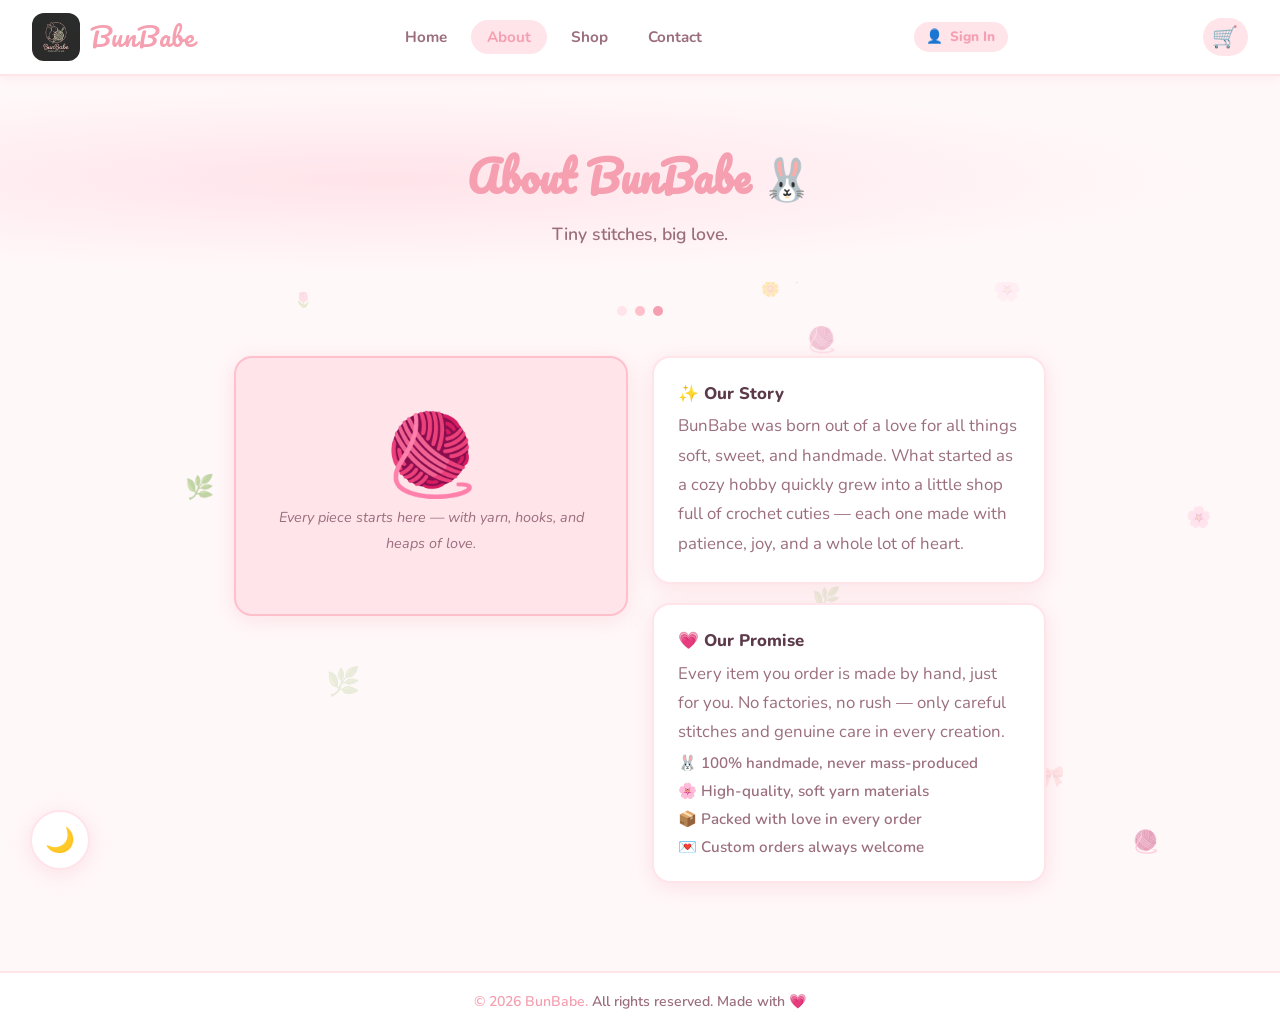
<file: about.html>
<!DOCTYPE html>
<html lang="en">

<head>
    <meta charset="UTF-8" />
    <meta name="viewport" content="width=device-width, initial-scale=1.0" />
    <title>About – BunBabe 🧶</title>
    <meta name="description" content="Learn about BunBabe, a handmade crochet shop crafting cuties with love." />
    <link rel="icon" type="image/png" href="logo.png" />
    <link rel="manifest" href="manifest.json" />
    <link rel="stylesheet" href="style.css" />
    <style>
        .about-hero {
            background: radial-gradient(ellipse at 30% 50%, #ffe4ea 0%, var(--cream) 65%);
            padding: 4rem 1.5rem 2rem;
            text-align: center;
        }

        .about-hero h2 {
            margin-bottom: 0.4rem;
        }

        .about-tagline {
            font-size: 1.1rem;
            color: var(--text-light);
            font-weight: 600;
            margin-bottom: 0;
        }

        .about-grid {
            max-width: 860px;
            margin: 2.5rem auto;
            padding: 0 1.5rem 3rem;
            display: grid;
            grid-template-columns: 1fr 1fr;
            gap: 1.5rem;
            align-items: start;
        }

        @media (max-width: 600px) {
            .about-grid {
                grid-template-columns: 1fr;
            }
        }

        .about-image-block {
            background: var(--pink-light);
            border: 2px solid var(--pink);
            border-radius: var(--radius);
            min-height: 260px;
            display: flex;
            flex-direction: column;
            align-items: center;
            justify-content: center;
            gap: 0.6rem;
            padding: 1.5rem;
            box-shadow: var(--shadow);
        }

        .about-image-block .big-emoji {
            font-size: 5rem;
            line-height: 1;
            animation: bob 3s ease-in-out infinite;
        }

        @keyframes bob {

            0%,
            100% {
                transform: translateY(0) rotate(-3deg);
            }

            50% {
                transform: translateY(-8px) rotate(3deg);
            }
        }

        .about-image-block p {
            font-size: 0.9rem;
            text-align: center;
            font-style: italic;
        }

        .about-text-block {
            display: flex;
            flex-direction: column;
            gap: 1.2rem;
        }

        .about-text-block .card {
            padding: 1.5rem;
        }

        .about-text-block .card h3 {
            margin-bottom: 0.4rem;
            font-size: 1.05rem;
        }

        .values-list {
            list-style: none;
            display: flex;
            flex-direction: column;
            gap: 0.5rem;
            margin-top: 0.4rem;
        }

        .values-list li {
            display: flex;
            align-items: center;
            gap: 0.6rem;
            font-weight: 600;
            color: var(--text-light);
            font-size: 0.95rem;
        }
    </style>
</head>

<body>

    <nav>
        <a href="index.html" class="nav-logo">
            <img src="logo.png" alt="BunBabe Logo">
            BunBabe
        </a>
        <ul class="nav-links">
            <li><a href="index.html">Home</a></li>
            <li><a href="about.html" class="active">About</a></li>
            <li><a href="shop.html">Shop</a></li>
            <li><a href="contact.html">Contact</a></li>
        </ul>
        <a class="nav-cart" onclick="toggleCart()">
            🛒 <span class="cart-badge">0</span>
        </a>
    </nav>


    <main>
        <section class="about-hero">
            <h2>About BunBabe 🐰</h2>
            <p class="about-tagline">Tiny stitches, big love.</p>
        </section>

        <div class="dots-row">
            <div class="dot"></div>
            <div class="dot"></div>
            <div class="dot"></div>
        </div>

        <div class="about-grid">
            <!-- Illustration block -->
            <div class="about-image-block">
                <span class="big-emoji">🧶</span>
                <p>Every piece starts here — with yarn, hooks, and heaps of love.</p>
            </div>

            <!-- Text blocks -->
            <div class="about-text-block">
                <div class="card">
                    <h3>✨ Our Story</h3>
                    <p>
                        BunBabe was born out of a love for all things soft, sweet, and handmade.
                        What started as a cozy hobby quickly grew into a little shop full of crochet
                        cuties — each one made with patience, joy, and a whole lot of heart.
                    </p>
                </div>
                <div class="card">
                    <h3>💗 Our Promise</h3>
                    <p>
                        Every item you order is made by hand, just for you. No factories, no rush —
                        only careful stitches and genuine care in every creation.
                    </p>
                    <ul class="values-list mt-2">
                        <li>🐰 100% handmade, never mass-produced</li>
                        <li>🌸 High-quality, soft yarn materials</li>
                        <li>📦 Packed with love in every order</li>
                        <li>💌 Custom orders always welcome</li>
                    </ul>
                </div>
            </div>
        </div>
    </main>

    <footer>
        <span>© 2026 BunBabe.</span> All rights reserved. Made with 💗
    </footer>

    <script src="cart.js"></script>
    <script src="features.js"></script>

    <!-- ── Cart Drawer ── -->
    <div id="cartOverlay" class="cart-overlay" onclick="closeCart()"></div>
    <div id="cartDrawer" class="cart-drawer">
        <div class="cart-header">
            <h3>Your Cart 🛍️</h3>
            <span class="cart-close" onclick="closeCart()">&times;</span>
        </div>
        <div id="cartItems" class="cart-items">
            <!-- Items injected by JS -->
        </div>
        <div class="cart-footer">
            <div class="cart-summary">
                <span>Total:</span>
                <span id="cartTotal">GH₵ 0</span>
            </div>
            <button class="btn cart-checkout-btn" onclick="checkout()">Checkout via WhatsApp/Email</button>
        </div>
    </div>

    <!-- Toast Notification -->
    <div id="toast"
        style="display:none; position:fixed; bottom:20px; right:20px; background:var(--pink-dark); color:white; padding:15px 25px; border-radius:12px; font-weight:700; z-index:2000; box-shadow:0 4px 12px rgba(0,0,0,0.15);">
    </div>
    <script>
        if ('serviceWorker' in navigator) {
            window.addEventListener('load', () => {
                navigator.serviceWorker.register('sw.js');
            });
        }
    </script>
</body>

</html>
</file>
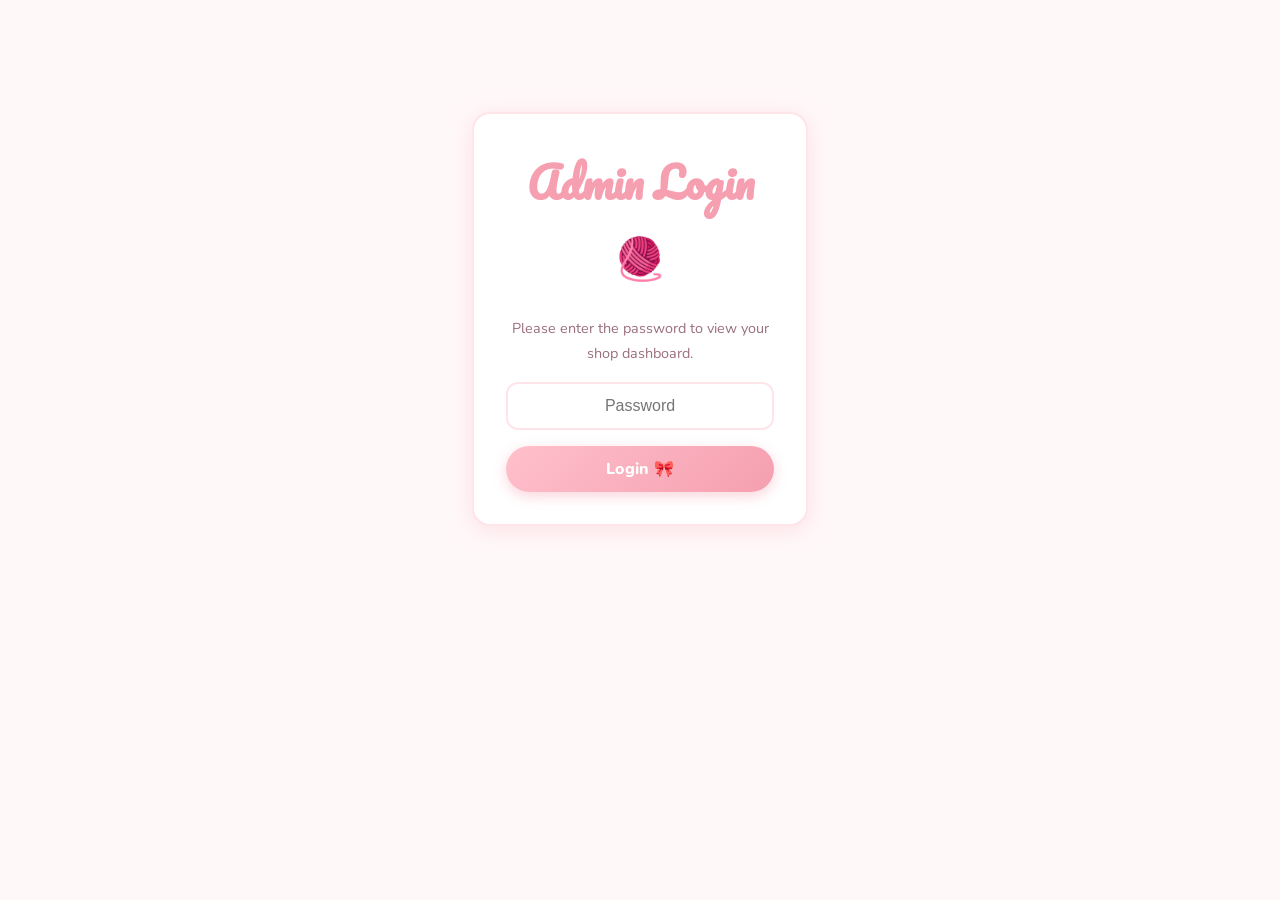
<file: admin_backup.html>
<!DOCTYPE html>
<html lang="en">

<head>
    <meta charset="UTF-8" />
    <meta name="viewport" content="width=device-width, initial-scale=1.0" />
    <title>Admin – BunBabe 🧶</title>
    <link rel="stylesheet" href="style.css" />
    <style>
        .admin-login {
            max-width: 400px;
            margin: 5rem auto;
            padding: 2rem;
            text-align: center;
        }

        .admin-login h2 {
            margin-bottom: 1.5rem;
        }

        .admin-login input {
            width: 100%;
            padding: 0.8rem;
            margin-bottom: 1rem;
            border: 2px solid var(--pink-light);
            border-radius: 12px;
            text-align: center;
            font-size: 1rem;
        }

        #admin-content {
            display: none;
            padding: 2rem 1.5rem;
        }

        .embed-container {
            background: var(--white);
            border: 2px solid var(--pink-light);
            border-radius: var(--radius);
            padding: 1rem;
            margin-top: 2rem;
            box-shadow: var(--shadow);
            height: 600px;
            overflow: hidden;
            position: relative;
        }

        .embed-container iframe {
            width: 100%;
            height: 100%;
            border: none;
        }

        .admin-header {
            display: flex;
            justify-content: space-between;
            align-items: center;
            margin-bottom: 2rem;
        }

        .logout-btn {
            background: var(--pink-light);
            color: var(--pink-dark);
            padding: 0.5rem 1rem;
            border-radius: 50px;
            text-decoration: none;
            font-weight: 700;
            font-size: 0.9rem;
        }

        /* Stats Section */
        .stats-grid {
            display: grid;
            grid-template-columns: 1fr 2fr;
            gap: 1.5rem;
            margin-top: 2rem;
        }

        @media (max-width: 768px) {
            .stats-grid {
                grid-template-columns: 1fr;
            }
        }

        .stat-card {
            background: var(--white);
            border: 2px solid var(--pink-light);
            border-radius: var(--radius);
            padding: 1.5rem;
            text-align: center;
            box-shadow: var(--shadow);
            display: flex;
            flex-direction: column;
            justify-content: center;
        }

        .stat-card h4 {
            font-size: 0.9rem;
            color: var(--text-light);
            text-transform: uppercase;
            letter-spacing: 1px;
            margin-bottom: 0.5rem;
        }

        .stat-value {
            font-family: 'Pacifico', cursive;
            font-size: 2.5rem;
            color: var(--pink-dark);
        }

        .customer-list {
            background: var(--white);
            border: 2px solid var(--pink-light);
            border-radius: var(--radius);
            padding: 1.5rem;
            box-shadow: var(--shadow);
        }

        .customer-list h4 {
            margin-bottom: 1rem;
            color: var(--pink-dark);
            border-bottom: 1px solid var(--pink-light);
            padding-bottom: 0.5rem;
        }

        .customer-item {
            display: flex;
            justify-content: space-between;
            padding: 0.6rem 0;
            border-bottom: 1px solid var(--cream);
            font-size: 0.95rem;
        }

        .customer-item:last-child {
            border-bottom: none;
        }

        .customer-name {
            font-weight: 700;
        }

        .customer-amount {
            color: var(--pink-dark);
            font-weight: 800;
        }

        /* Inventory & Supplies */
        .admin-section {
            background: var(--white);
            border: 2px solid var(--pink-light);
            border-radius: var(--radius);
            padding: 1.5rem;
            margin-top: 2rem;
            box-shadow: var(--shadow);
        }

        .admin-section h3 {
            margin-bottom: 1.2rem;
            display: flex;
            align-items: center;
            gap: 0.5rem;
            color: var(--pink-dark);
        }

        .admin-table {
            width: 100%;
            border-collapse: collapse;
            font-size: 0.9rem;
        }

        .admin-table th,
        .admin-table td {
            text-align: left;
            padding: 0.8rem;
            border-bottom: 1px solid var(--cream);
        }

        .admin-table th {
            color: var(--text-light);
            text-transform: uppercase;
            font-size: 0.75rem;
            letter-spacing: 0.5px;
        }

        .editable {
            background: var(--cream);
            border: 1px solid var(--pink-light);
            border-radius: 4px;
            padding: 2px 5px;
            width: 50px;
            text-align: center;
        }

        .status-pill {
            padding: 2px 8px;
            border-radius: 50px;
            font-size: 0.75rem;
            font-weight: 700;
        }

        .status-high {
            background: #e6f7ed;
            color: #2e7d32;
        }

        .status-low {
            background: #fff4e5;
            color: #ed6c02;
        }
    </style>
</head>

<body>

    <!-- Login Screen -->
    <div id="login-screen" class="admin-login">
        <div class="card">
            <h2>Admin Login 🧶</h2>
            <p style="margin-bottom: 1rem; font-size: 0.9rem;">Please enter the password to view your shop dashboard.
            </p>
            <input type="password" id="admin-pass" placeholder="Password" />
            <button class="btn" style="width: 100%;" onclick="checkPass()">Login 🎀</button>
            <p id="error" style="color: #ff4d4d; margin-top: 1rem; font-weight: 700; display: none;">Oops! Wrong
                password. 🐰</p>
        </div>
    </div>

    <!-- Admin Content (hidden by default) -->
    <div id="admin-content">
        <div class="container">
            <div class="admin-header">
                <a href="index.html" class="nav-logo">
                    <img src="logo.png" alt="BunBabe Logo">
                    BunBabe
                </a>
                <a href="#" class="logout-btn" onclick="logout()">Logout</a>
            </div>


            <p>Welcome back! Edit your products in the spreadsheet below to update the site.</p>

            <div class="stats-grid">
                <div class="stat-card">
                    <h4>Total Revenue</h4>
                    <div class="stat-value" id="revenue-display">GH₵ 0</div>
                    <p style="font-size: 0.8rem; color: var(--text-light); margin-top: 0.5rem;">New shop – No data yet ✨
                    </p>
                </div>
                <div class="customer-list">
                    <h4>Recent Orders</h4>
                    <div id="orders-list">
                        <p style="text-align: center; color: var(--text-light); margin-top: 2rem; font-size: 0.9rem;">
                            Waiting for your first order! 🌸</p>
                    </div>
                </div>
            </div>

            <div class="admin-section"
                style="background: linear-gradient(135deg, var(--pink-light), var(--white)); border-color: var(--pink-dark);">
                <h3>🐰 AI Shop Assistant</h3>
                <div style="display: flex; gap: 1rem; margin-bottom: 1rem; flex-wrap: wrap;">
                    <button class="logout-btn"
                        style="background: var(--pink-dark); color: var(--white); border: none; cursor: pointer;"
                        onclick="generateAIReport()">Generate Shop Report 📊</button>
                    <button class="logout-btn"
                        style="background: var(--white); color: var(--pink-dark); border: 2px solid var(--pink-dark); cursor: pointer;"
                        onclick="askAIToSuggest()">What to crochet next? 🧶</button>
                </div>

                <div style="display: flex; gap: 0.5rem; margin-bottom: 1rem;">
                    <input type="text" id="ai-chat-input"
                        placeholder="Ask me about pricing, patterns, yarn, or your shop! Type and press enter..."
                        style="flex: 1; padding: 0.8rem; border: 2px solid var(--pink-light); border-radius: 12px; font-size: 0.9rem;"
                        onkeypress="if(event.key === 'Enter') handleAIChat()">
                    <button class="logout-btn"
                        style="background: var(--pink-dark); color: var(--white); border: none; cursor: pointer; padding: 0 1.5rem;"
                        onclick="handleAIChat()">Ask 🐰</button>
                </div>

                <div id="ai-output"
                    style="background: var(--white); padding: 1rem; border-radius: 8px; font-family: monospace; font-size: 0.9rem; min-height: 80px; max-height: 300px; overflow-y: auto; line-height: 1.5; box-shadow: inset 0 2px 4px rgba(0,0,0,0.05);">
                    <em>Beep boop! I'm ready to help you manage your cute shop. Click a button or type a question!
                        ✨</em>
                </div>
            </div>

            <div class="admin-section">
                <h3>📦 Inventory Manager</h3>
                <table class="admin-table">
                    <thead>
                        <tr>
                            <th>Item Name</th>
                            <th>Stock Level</th>
                            <th>Status</th>
                            <th>Last Restock</th>
                        </tr>
                    </thead>
                    <tbody id="inventory-body">
                        <!-- Populated by JS -->
                    </tbody>
                </table>
            </div>

            <div class="admin-section">
                <h3>🧶 Supplies Tracker</h3>
                <table class="admin-table">
                    <thead>
                        <tr>
                            <th>Supply Name</th>
                            <th>Quantity</th>
                            <th>Alert</th>
                            <th>Action</th>
                        </tr>
                    </thead>
                    <tbody id="supplies-body">
                        <!-- Populated by JS -->
                    </tbody>
                </table>
            </div>

            <div class="embed-container">
                <div
                    style="padding: 10px; background: var(--pink-light); font-size: 0.8rem; font-weight: 700; display: flex; justify-content: space-between;">
                    <span>Spreadsheet Editor 📝</span>
                    <span id="sync-status">Status: Live ✓</span>
                </div>
                <iframe
                    src="https://docs.google.com/spreadsheets/d/e/2PACX-1vTL3Hlb_Wb-F9Ca9yaW3AvcdQn8YHNkyqP6d6XzfgN0AWQ_MK97BaBr7OTNj0vUr1lv8EH_En2mdI0e/pubhtml?widget=true&amp;headers=false"></iframe>
            </div>

            <div class="mt-4 text-center">
                <p style="font-size: 0.9rem;">💡 Tip: You can edit your products directly in Google Sheets. Changes will
                    reflect on the site after a refresh.</p>
                <div
                    style="margin-top: 1rem; padding: 1rem; background: #fff4e5; border-radius: 12px; font-size: 0.85rem; border: 1px solid #ed6c02; text-align: left;">
                    <strong>⚠️ Local Preview Note:</strong><br>
                    Because you are opening these files directly from your computer, some browsers block the dynamic
                    shop data for security (CORS). <br><br>
                    <strong>How to fix:</strong><br>
                    1. Upload these files to <strong>GitHub Pages</strong> or <strong>Netlify</strong>.<br>
                    2. Or use a local "Live Server" extension in VS Code.
                </div>
            </div>
        </div>
    </div>

    <script>
        const PASS = "BunBabe123";

        function checkPass() {
            const input = document.getElementById('admin-pass').value;
            const error = document.getElementById('error');
            const login = document.getElementById('login-screen');
            const content = document.getElementById('admin-content');

            if (input === PASS) {
                login.style.display = 'none';
                content.style.display = 'block';
                sessionStorage.setItem('adminLoggedIn', 'true');
                renderAdminData();
            } else {
                error.style.display = 'block';
                document.getElementById('admin-pass').value = '';
            }
        }

        function logout() {
            sessionStorage.removeItem('adminLoggedIn');
            location.reload();
        }

        // Mock Inventory & Supplies Data (Reset to 0 as requested)
        const inventory = [
            { name: "Pink Bunny Plush", stock: 0, lastRestock: "n/a" },
            { name: "Cream Crochet Hat", stock: 0, lastRestock: "n/a" },
            { name: "Bunny Keychain", stock: 0, lastRestock: "n/a" },
            { name: "Pastel Tote Bag", stock: 0, lastRestock: "n/a" }
        ];

        const supplies = [
            { name: "Pink Yarn (Cotton)", qty: 0, unit: "skeins" },
            { name: "Cream Yarn (Cotton)", qty: 0, unit: "skeins" },
            { name: "Stuffing", qty: 0, unit: "kg" },
            { name: "Safety Eyes", qty: 0, unit: "pairs" },
            { name: "Keychain Rings", qty: 0, unit: "pcs" }
        ];

        function renderAdminData() {
            // Load Orders from LocalStorage
            const pastOrders = JSON.parse(localStorage.getItem('bunbabe_orders')) || [];

            // 1. Render Orders List
            const ordersListEl = document.getElementById('orders-list');
            if (pastOrders.length === 0) {
                ordersListEl.innerHTML = '<p style="text-align: center; color: var(--text-light); margin-top: 2rem; font-size: 0.9rem;">Waiting for your first order! 🌸</p>';
            } else {
                ordersListEl.innerHTML = pastOrders.map(order => `
                    <div class="customer-item" style="flex-direction: column; align-items: flex-start; gap: 0.3rem;">
                        <div style="display: flex; justify-content: space-between; width: 100%;">
                            <span class="customer-name">🥰 ${order.customerName}</span>
                            <span class="customer-amount">GH₵ ${order.total}</span>
                        </div>
                        <div style="font-size: 0.8rem; color: var(--text-light);">
                            <strong>Items:</strong> ${order.items} <br>
                            <span style="font-size:0.75rem;">${order.id} | ${order.date}</span>
                        </div>
                    </div>
                `).join('');
            }

            // 2. Render Revenue
            const totalRevenue = pastOrders.reduce((sum, order) => sum + parseInt(order.total, 10), 0);
            const revDisplay = document.getElementById('revenue-display');
            revDisplay.innerText = `GH₵ ${totalRevenue}`;
            revDisplay.nextElementSibling.innerText = pastOrders.length > 0 ? `${pastOrders.length} order(s) so far ✨` : 'New shop – No data yet ✨';

            // 3. Render Inventory
            const invBody = document.getElementById('inventory-body');
            const supBody = document.getElementById('supplies-body');

            invBody.innerHTML = inventory.map(item => `
                <tr>
                    <td>${item.name}</td>
                    <td><input type="number" class="editable" value="${item.stock}" onchange="updateStock('${item.name}', this.value)"></td>
                    <td><span class="status-pill ${item.stock > 10 ? 'status-high' : 'status-low'}">${item.stock > 10 ? 'In Stock' : 'Low Stock'}</span></td>
                    <td>${item.lastRestock}</td>
                </tr>
            `).join('');

            // 4. Render Supplies
            supBody.innerHTML = supplies.map(item => {
                const isLow = item.qty < 5 || (item.name === 'Stuffing' && item.qty < 5); // Simple logic
                return `
                    <tr>
                        <td>${item.name}</td>
                        <td>${item.qty} ${item.unit}</td>
                        <td>${isLow ? '<span style="color: #ff4d4d; font-weight: 700;">🚨 Low Stock!</span>' : '<span style="color: #2e7d32;">✓ Plenty</span>'}</td>
                        <td>${isLow ? `<button class="logout-btn" style="padding: 2px 10px; font-size: 0.7rem; background: #ed6c02; color: white;" onclick="window.open('https://www.google.com/search?q=buy+${item.name}+crochet+supplies')">Buy Now 🛒</button>` : '-'}</td>
                    </tr>
                `;
            }).join('');
        }

        function updateStock(name, newVal) {
            const item = inventory.find(i => i.name === name);
            if (item) {
                item.stock = parseInt(newVal);
                renderAdminData(); // Re-render to update pills
            }
        }

        function generateAIReport() {
            const aiOutput = document.getElementById('ai-output');
            aiOutput.innerHTML = "<em>Analyzing shop data... ⏳</em>";

            setTimeout(() => {
                const totalItems = inventory.reduce((sum, item) => sum + item.stock, 0);
                const lowSupplies = supplies.filter(s => s.qty === 0).map(s => s.name);

                let report = `<strong>📈 Quick AI Shop Report:</strong><br><br>`;
                report += `- You currently have <strong>${totalItems}</strong> handmade items in stock.<br>`;

                if (lowSupplies.length > 0) {
                    report += `- 🚨 <strong>URGENT:</strong> You are completely out of: ${lowSupplies.join(', ')}.<br>`;
                } else {
                    report += `- ✅ Your supplies are looking good! No urgent restocks needed.<br>`;
                }

                report += `- 💡 <strong>Tip:</strong> You haven't had any recent orders. Try posting a TikTok of your plushies!`;

                aiOutput.innerHTML = report;
            }, 800);
        }

        function askAIToSuggest() {
            const aiOutput = document.getElementById('ai-output');
            aiOutput.innerHTML = "<em>Thinking of cute ideas... 💭🐰</em>";

            setTimeout(() => {
                let lowestItem = inventory[0];
                for (let i = 1; i < inventory.length; i++) {
                    if (inventory[i].stock < lowestItem.stock) {
                        lowestItem = inventory[i];
                    }
                }

                const hasYarn = supplies.some(s => s.name.includes('Yarn') && s.qty > 0);
                const hasStuffing = supplies.find(s => s.name === "Stuffing");

                let suggestion = `<strong>🧶 AI Suggestion:</strong><br><br>`;

                if (lowestItem && lowestItem.stock === 0) {
                    suggestion += `You should definitely crochet a <strong>${lowestItem.name}</strong> next! You are completely sold out.<br><br>`;

                    if (!hasYarn || (hasStuffing && hasStuffing.qty === 0)) {
                        suggestion += `<em>⚠️ Wait! You might need to buy more supplies first. Check your Supplies Tracker!</em>`;
                    } else {
                        suggestion += `<em>✨ You have some supplies, so you can get started right away! Happy crocheting!</em>`;
                    }
                } else if (lowestItem) {
                    suggestion += `You have the least amount of <strong>${lowestItem.name}</strong> (${lowestItem.stock} left). That might be a good project to restock!<br>`;
                } else {
                    suggestion += `Hmm, maybe try designing a completely new animal! A little frog plush would be adorable 🐸.`;
                }

                aiOutput.innerHTML = suggestion;
            }, 1000);
        }

        function handleAIChat() {
            const inputEl = document.getElementById('ai-chat-input');
            const aiOutput = document.getElementById('ai-output');
            const originalQuestion = inputEl.value;
            const question = originalQuestion.trim().toLowerCase();

            if (!question) return;

            aiOutput.innerHTML = `<div style="margin-bottom: 1rem;"><strong>You:</strong> ${originalQuestion}</div><em>Thinking... 💭🐰</em>`;
            inputEl.value = '';

            setTimeout(() => {
                let response = "";

                // Simple keyword matching for a fun mock AI experience
                if (question.includes('price') || question.includes('pricing') || question.includes('cost') || question.includes('charge')) {
                    response = `<strong>🐰 AI:</strong> For pricing hand-crocheted items, a good formula is:<br><strong>(Materials Cost + (Hourly Wage × Hours Spent)) × 1.5</strong>.<br>Don't undersell your craft! For example, if materials cost GH₵ 15, and you spent 3 hours at GH₵ 20/hr, your base cost is GH₵ 75. A retail price of GH₵ 110 - GH₵ 150 is totally fair!`;
                } else if (question.includes('yarn') || question.includes('material') || question.includes('cotton') || question.includes('wool') || question.includes('acrylic')) {
                    const hasYarn = supplies.some(s => s.name.includes('Yarn') && s.qty > 0);
                    if (hasYarn) {
                        response = `<strong>🐰 AI:</strong> Speaking of yarn, you currently have some in stock! 🥳 <br>Cotton yarn is perfect for amigurumi because it holds its shape well and doesn't pill. Acrylic is softer for wearables. What are you making?`;
                    } else {
                        response = `<strong>🐰 AI:</strong> Oh no! You are completely out of yarn. 🚨 You should restock some soft cotton yarn for your plushies, or maybe try some chunky chenille yarn for extra cuddly creations!`;
                    }
                } else if (question.includes('pattern') || question.includes('idea') || question.includes('make') || question.includes('crochet next')) {
                    response = `<strong>🐰 AI:</strong> Need pattern ideas? Since your brand is "BunBabe", how about:<br>- Strawberry Cows 🍓🐄<br>- Giant fluffy bumblebees 🐝<br>- Little potted crochet succulents 🌵<br>- Or a custom Bunny wearing a cute little hat!`;
                } else if (question.includes('market') || question.includes('sell') || question.includes('customer') || question.includes('promote') || question.includes('tiktok') || question.includes('insta')) {
                    response = `<strong>🐰 AI:</strong> To get more customers, make sure your photos are bright and colorful. Show scale by holding the plushies. Short videos of you packing orders or stitching the final details do really well on TikTok or Instagram! 📸✨`;
                } else if (question.includes('hello') || question.includes('hi ') || question.includes('hey')) {
                    response = `<strong>🐰 AI:</strong> Hi there! I'm your BunBabe AI Assistant. I can help with pricing formulas, project ideas, yarn advice, or analyzing your shop inventory. What do you need? 🌸`;
                } else if (question.includes('hook') || question.includes('size')) {
                    response = `<strong>🐰 AI:</strong> For amigurumi and plushies, it's a golden rule to use a hook size 0.5mm to 1.0mm <strong>smaller</strong> than what the yarn label recommends! This keeps your stitches tight so the stuffing doesn't show through. 🪝`;
                } else {
                    response = `<strong>🐰 AI:</strong> That's a great question about "${originalQuestion}"! Since I'm a simple mock AI, I might not have the exact answer, but generally in the crochet business, making sure your stitches are tight and your tension is consistent is key! Want to ask me about <strong>pricing</strong>, <strong>patterns</strong>, or <strong>yarn</strong>? 🧶`;
                }

                aiOutput.innerHTML = `<div style="margin-bottom: 0.5rem; color: var(--text-light);"><strong>You:</strong> ${originalQuestion}</div><div>${response}</div>`;
                aiOutput.scrollTop = aiOutput.scrollHeight; // Auto-scroll to bottom
            }, 1200);
        }

        // Keep logged in for the session
        window.onload = function () {
            if (sessionStorage.getItem('adminLoggedIn') === 'true') {
                document.getElementById('login-screen').style.display = 'none';
                document.getElementById('admin-content').style.display = 'block';
                renderAdminData();
            }
        }
    </script>
</body>

</html>
</file>
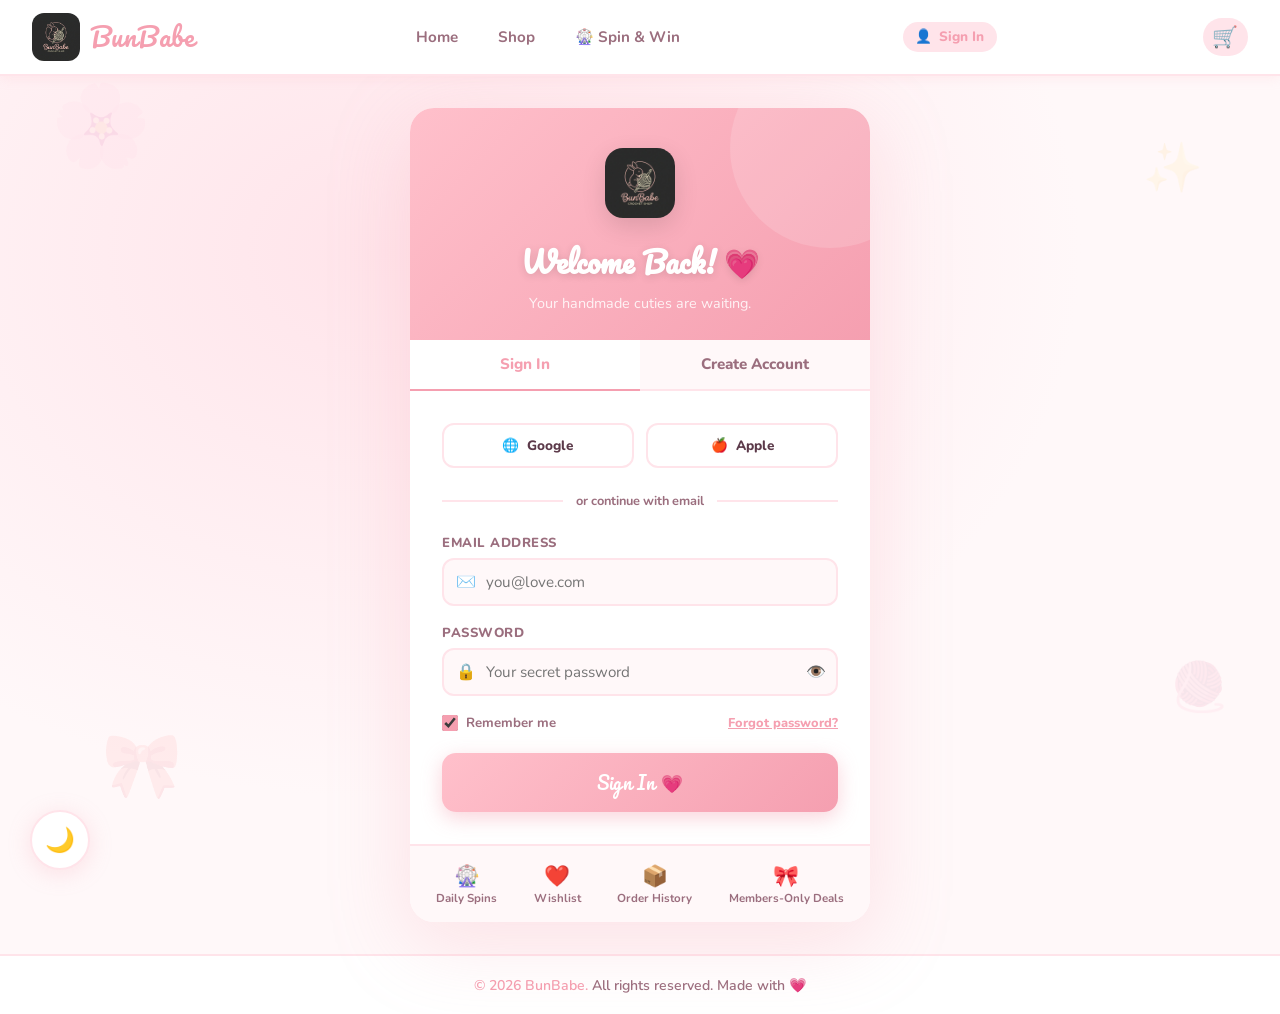
<file: auth.html>
<!DOCTYPE html>
<html lang="en">
<head>
    <meta charset="UTF-8" />
    <meta name="viewport" content="width=device-width, initial-scale=1.0" />
    <title>Sign In / Sign Up – BunBabe 🧶</title>
    <meta name="description" content="Create your BunBabe account or sign in to track orders, save your wishlist, and spin the wheel!" />
    <link rel="icon" type="image/png" href="logo.png" />
    <link rel="manifest" href="manifest.json" />
    <link rel="stylesheet" href="style.css" />
    <style>
        body { min-height: 100vh; display: flex; flex-direction: column; }

        /* ── Auth Wrapper ── */
        .auth-page {
            flex: 1;
            display: flex;
            align-items: center;
            justify-content: center;
            padding: 2rem 1rem;
            background: radial-gradient(ellipse at 30% 20%, #ffe4ea 0%, var(--cream) 55%),
                        radial-gradient(ellipse at 80% 80%, #ffd1e8 0%, transparent 50%);
        }

        /* Floating deco */
        .auth-deco {
            position: fixed;
            font-size: 3rem;
            opacity: 0.08;
            pointer-events: none;
            user-select: none;
            animation: decoFloat ease-in-out infinite alternate;
        }
        @keyframes decoFloat {
            from { transform: translateY(0) rotate(-5deg); }
            to   { transform: translateY(-25px) rotate(5deg); }
        }

        /* ── Card ── */
        .auth-card {
            background: var(--white);
            border-radius: 24px;
            box-shadow: 0 20px 80px rgba(245, 159, 176, 0.25);
            width: 100%;
            max-width: 460px;
            overflow: hidden;
            position: relative;
        }

        /* ── Header ── */
        .auth-header {
            background: linear-gradient(135deg, #ffc0cb, #f59fb0);
            padding: 2.5rem 2rem 1.5rem;
            text-align: center;
            position: relative;
            overflow: hidden;
        }
        .auth-header::before {
            content: '';
            position: absolute;
            width: 200px; height: 200px;
            background: rgba(255,255,255,0.15);
            border-radius: 50%;
            top: -60px; right: -60px;
        }
        .auth-logo {
            width: 70px; height: 70px;
            border-radius: 18px;
            box-shadow: 0 8px 24px rgba(0,0,0,0.12);
            margin-bottom: 0.8rem;
        }
        .auth-header h2 {
            color: white;
            font-size: 1.8rem;
            margin: 0;
            text-shadow: 0 2px 8px rgba(0,0,0,0.12);
        }
        .auth-header p {
            color: rgba(255,255,255,0.85);
            font-size: 0.9rem;
            margin-top: 0.2rem;
        }

        /* ── Tabs ── */
        .auth-tabs {
            display: flex;
            background: var(--cream);
            border-bottom: 2px solid var(--pink-light);
        }
        .auth-tab {
            flex: 1;
            padding: 0.9rem;
            border: none;
            background: transparent;
            font-family: 'Nunito', sans-serif;
            font-weight: 800;
            font-size: 0.95rem;
            color: var(--text-light);
            cursor: pointer;
            transition: all 0.2s;
            position: relative;
        }
        .auth-tab.active {
            background: var(--white);
            color: var(--pink-dark);
        }
        .auth-tab.active::after {
            content: '';
            position: absolute;
            bottom: -2px; left: 0; right: 0;
            height: 2px;
            background: var(--pink-dark);
        }

        /* ── Body ── */
        .auth-body { padding: 2rem; }

        /* ── Social Login ── */
        .social-btns {
            display: flex;
            gap: 0.8rem;
            margin-bottom: 1.5rem;
        }
        .social-btn {
            flex: 1;
            display: flex;
            align-items: center;
            justify-content: center;
            gap: 0.5rem;
            padding: 0.7rem;
            border: 2px solid var(--pink-light);
            border-radius: 12px;
            background: var(--white);
            font-family: 'Nunito', sans-serif;
            font-weight: 800;
            font-size: 0.85rem;
            cursor: pointer;
            transition: all 0.2s;
            color: var(--text);
        }
        .social-btn:hover { background: var(--cream); border-color: var(--pink-dark); }

        /* ── Divider ── */
        .divider {
            display: flex;
            align-items: center;
            gap: 0.8rem;
            margin-bottom: 1.5rem;
            color: var(--text-light);
            font-size: 0.8rem;
            font-weight: 700;
        }
        .divider::before, .divider::after {
            content: '';
            flex: 1;
            height: 1.5px;
            background: var(--pink-light);
        }

        /* ── Form Fields ── */
        .field-group {
            margin-bottom: 1.1rem;
        }
        .field-group label {
            display: block;
            font-size: 0.82rem;
            font-weight: 800;
            color: var(--text-light);
            margin-bottom: 0.4rem;
            text-transform: uppercase;
            letter-spacing: 0.5px;
        }
        .field-wrap {
            position: relative;
        }
        .field-icon {
            position: absolute;
            left: 14px;
            top: 50%;
            transform: translateY(-50%);
            font-size: 1rem;
            pointer-events: none;
        }
        .auth-input {
            width: 100%;
            padding: 0.75rem 1rem 0.75rem 2.6rem;
            border: 2px solid var(--pink-light);
            border-radius: 12px;
            font-family: 'Nunito', sans-serif;
            font-size: 0.95rem;
            background: var(--cream);
            color: var(--text);
            transition: border-color 0.2s, box-shadow 0.2s;
            box-sizing: border-box;
        }
        .auth-input:focus {
            outline: none;
            border-color: var(--pink-dark);
            box-shadow: 0 0 0 4px rgba(245, 159, 176, 0.15);
        }
        .auth-input.error { border-color: #ff4757; }
        .field-error {
            font-size: 0.75rem;
            color: #ff4757;
            margin-top: 0.3rem;
            display: none;
        }

        /* ── Password Toggle ── */
        .toggle-pwd {
            position: absolute;
            right: 12px;
            top: 50%;
            transform: translateY(-50%);
            cursor: pointer;
            font-size: 1rem;
            color: var(--text-light);
        }

        /* ── Password Strength ── */
        .pwd-strength {
            display: flex;
            gap: 4px;
            margin-top: 0.5rem;
        }
        .pwd-bar {
            flex: 1;
            height: 4px;
            border-radius: 2px;
            background: var(--pink-light);
            transition: background 0.3s;
        }
        .pwd-label {
            font-size: 0.72rem;
            color: var(--text-light);
            margin-top: 0.25rem;
        }

        /* ── Submit Button ── */
        .auth-btn {
            width: 100%;
            padding: 0.9rem;
            background: linear-gradient(135deg, var(--pink), var(--pink-dark));
            color: white;
            border: none;
            border-radius: 14px;
            font-family: 'Pacifico', cursive;
            font-size: 1.1rem;
            cursor: pointer;
            box-shadow: 0 6px 20px rgba(245, 159, 176, 0.45);
            transition: all 0.2s;
            margin-top: 0.5rem;
            letter-spacing: 0.3px;
        }
        .auth-btn:hover { transform: translateY(-2px); box-shadow: 0 10px 28px rgba(245, 159, 176, 0.55); }
        .auth-btn:disabled { opacity: 0.6; cursor: not-allowed; transform: none; }

        /* ── Forgot / Links ── */
        .auth-link {
            text-align: center;
            font-size: 0.82rem;
            color: var(--text-light);
            margin-top: 1rem;
        }
        .auth-link a { color: var(--pink-dark); font-weight: 800; text-decoration: none; }
        .auth-link a:hover { text-decoration: underline; }

        /* ── Remember Me / Terms ── */
        .check-row {
            display: flex;
            align-items: center;
            gap: 0.5rem;
            font-size: 0.83rem;
            color: var(--text-light);
            font-weight: 700;
            margin-bottom: 0.8rem;
        }
        .check-row input[type=checkbox] { accent-color: var(--pink-dark); width: 16px; height: 16px; }

        /* ── Perks strip ── */
        .perks-strip {
            background: var(--cream);
            border-top: 2px solid var(--pink-light);
            display: flex;
            justify-content: space-around;
            padding: 1rem 0.5rem;
        }
        .perk {
            text-align: center;
            font-size: 0.72rem;
            font-weight: 700;
            color: var(--text-light);
        }
        .perk-icon { font-size: 1.3rem; }

        /* ── Success ping ── */
        .success-ping {
            display: none;
            text-align: center;
            padding: 2rem;
        }
        .success-ping .big { font-size: 4rem; animation: popIn 0.5s cubic-bezier(0.34,1.56,0.64,1); }
        @keyframes popIn { from { transform: scale(0); } to { transform: scale(1); } }

        /* ── Profile Page (logged in state) ── */
        .profile-card {
            background: var(--white);
            border-radius: 24px;
            box-shadow: 0 20px 80px rgba(245, 159, 176, 0.25);
            width: 100%;
            max-width: 480px;
            overflow: hidden;
        }
        .profile-header {
            background: linear-gradient(135deg, #ffc0cb, #f59fb0);
            padding: 2.5rem 2rem;
            text-align: center;
        }
        .profile-avatar {
            width: 90px; height: 90px;
            border-radius: 50%;
            background: white;
            display: flex; align-items: center; justify-content: center;
            font-size: 2.5rem;
            margin: 0 auto 1rem;
            box-shadow: 0 8px 24px rgba(0,0,0,0.12);
        }
        .profile-name { color: white; font-size: 1.5rem; margin: 0; }
        .profile-email { color: rgba(255,255,255,0.8); font-size: 0.88rem; }

        .profile-body { padding: 2rem; }
        .profile-row {
            display: flex;
            justify-content: space-between;
            align-items: center;
            padding: 0.9rem 0;
            border-bottom: 1.5px solid var(--pink-light);
            font-size: 0.95rem;
        }
        .profile-row:last-child { border-bottom: none; }
        .profile-row-icon { font-size: 1.2rem; margin-right: 0.6rem; }
        .profile-row a { color: var(--pink-dark); font-weight: 800; text-decoration: none; font-size: 0.85rem; }
        .profile-membership {
            background: linear-gradient(135deg, #ffd700, #ff9f43);
            color: #5c3a00;
            font-size: 0.7rem;
            font-weight: 800;
            padding: 3px 10px;
            border-radius: 20px;
            text-transform: uppercase;
            letter-spacing: 1px;
        }
    </style>
</head>
<body>
    <!-- Decorations -->
    <div class="auth-deco" style="top:8%; left:4%; font-size:5rem; animation-duration:6s;">🌸</div>
    <div class="auth-deco" style="top:15%; right:6%; font-size:3rem; animation-duration:8s; animation-delay:1s;">✨</div>
    <div class="auth-deco" style="bottom:10%; left:8%; font-size:4rem; animation-duration:7s; animation-delay:2s;">🎀</div>
    <div class="auth-deco" style="bottom:20%; right:4%; font-size:3rem; animation-duration:5s; animation-delay:0.5s;">🧶</div>

    <nav>
        <a href="index.html" class="nav-logo">
            <img src="logo.png" alt="BunBabe Logo"> BunBabe
        </a>
        <ul class="nav-links">
            <li><a href="index.html">Home</a></li>
            <li><a href="shop.html">Shop</a></li>
            <li><a href="spin.html">🎡 Spin & Win</a></li>
        </ul>
        <a class="nav-cart" onclick="typeof toggleCart !== 'undefined' && toggleCart()">🛒 <span class="cart-badge">0</span></a>
    </nav>

    <main class="auth-page">
        <!-- ── AUTH CARD (shown when logged out) ── -->
        <div class="auth-card" id="authCard">
            <!-- Header -->
            <div class="auth-header">
                <img src="logo.png" alt="BunBabe" class="auth-logo">
                <h2>Welcome Back! 💗</h2>
                <p>Your handmade cuties are waiting.</p>
            </div>

            <!-- Tabs -->
            <div class="auth-tabs">
                <button class="auth-tab active" id="tabSignIn" onclick="switchTab('signin')">Sign In</button>
                <button class="auth-tab" id="tabSignUp" onclick="switchTab('signup')">Create Account</button>
            </div>

            <!-- Body -->
            <div class="auth-body">

                <!-- Social Buttons -->
                <div class="social-btns">
                    <button class="social-btn" onclick="socialLogin('Google')">
                        <span>🌐</span> Google
                    </button>
                    <button class="social-btn" onclick="socialLogin('Apple')">
                        <span>🍎</span> Apple
                    </button>
                </div>

                <div class="divider">or continue with email</div>

                <!-- ── SIGN IN FORM ── -->
                <form id="signinForm" onsubmit="handleSignIn(event)" novalidate>
                    <div class="field-group">
                        <label>Email Address</label>
                        <div class="field-wrap">
                            <span class="field-icon">✉️</span>
                            <input class="auth-input" type="email" id="siEmail" placeholder="you@love.com" autocomplete="email" required>
                        </div>
                        <div class="field-error" id="siEmailErr">Please enter a valid email.</div>
                    </div>

                    <div class="field-group">
                        <label>Password</label>
                        <div class="field-wrap">
                            <span class="field-icon">🔒</span>
                            <input class="auth-input" type="password" id="siPassword" placeholder="Your secret password" autocomplete="current-password" required>
                            <span class="toggle-pwd" onclick="togglePwd('siPassword', this)">👁️</span>
                        </div>
                        <div class="field-error" id="siPwdErr">Incorrect email or password.</div>
                    </div>

                    <div class="check-row">
                        <input type="checkbox" id="rememberMe" checked>
                        <label for="rememberMe">Remember me</label>
                        <a href="#" style="margin-left:auto; color:var(--pink-dark); font-weight:800; font-size:0.8rem;" onclick="forgotPassword()">Forgot password?</a>
                    </div>

                    <button class="auth-btn" type="submit" id="signinBtn">Sign In 💗</button>
                </form>

                <!-- ── SIGN UP FORM ── -->
                <form id="signupForm" style="display:none;" onsubmit="handleSignUp(event)" novalidate>
                    <div style="display:grid; grid-template-columns:1fr 1fr; gap:0.8rem;">
                        <div class="field-group">
                            <label>First Name</label>
                            <div class="field-wrap">
                                <span class="field-icon">👤</span>
                                <input class="auth-input" type="text" id="suFirst" placeholder="Bunny" required>
                            </div>
                        </div>
                        <div class="field-group">
                            <label>Last Name</label>
                            <div class="field-wrap">
                                <span class="field-icon">👤</span>
                                <input class="auth-input" type="text" id="suLast" placeholder="Babe" required>
                            </div>
                        </div>
                    </div>

                    <div class="field-group">
                        <label>Email Address</label>
                        <div class="field-wrap">
                            <span class="field-icon">✉️</span>
                            <input class="auth-input" type="email" id="suEmail" placeholder="you@love.com" required>
                        </div>
                        <div class="field-error" id="suEmailErr">This email is already registered.</div>
                    </div>

                    <div class="field-group">
                        <label>Password</label>
                        <div class="field-wrap">
                            <span class="field-icon">🔒</span>
                            <input class="auth-input" type="password" id="suPassword" placeholder="Create a strong password"
                                oninput="checkStrength(this.value)" required>
                            <span class="toggle-pwd" onclick="togglePwd('suPassword', this)">👁️</span>
                        </div>
                        <div class="pwd-strength">
                            <div class="pwd-bar" id="bar1"></div>
                            <div class="pwd-bar" id="bar2"></div>
                            <div class="pwd-bar" id="bar3"></div>
                            <div class="pwd-bar" id="bar4"></div>
                        </div>
                        <div class="pwd-label" id="pwdLabel">Start typing to check strength</div>
                        <div class="field-error" id="suPwdErr">Password must be at least 6 characters.</div>
                    </div>

                    <div class="field-group">
                        <label>Confirm Password</label>
                        <div class="field-wrap">
                            <span class="field-icon">🔒</span>
                            <input class="auth-input" type="password" id="suConfirm" placeholder="Repeat your password" required>
                        </div>
                        <div class="field-error" id="suConfirmErr">Passwords don't match.</div>
                    </div>

                    <div class="check-row">
                        <input type="checkbox" id="agreeTerms" required>
                        <label for="agreeTerms">I agree to BunBabe's <a href="#" style="color:var(--pink-dark);">Terms & Privacy</a></label>
                    </div>
                    <div class="field-error" id="termsErr" style="display:none; margin-bottom:0.5rem;">Please accept the terms to continue.</div>

                    <!-- New member perk notice -->
                    <div style="background:linear-gradient(135deg,#fff8f9,#ffe4ea); border:1.5px solid var(--pink-light); border-radius:12px; padding:0.8rem 1rem; margin-bottom:1rem; font-size:0.82rem; text-align:center;">
                        🎁 <strong>New member perk!</strong> Use code <span style="font-family:'Pacifico',cursive; color:var(--pink-dark);">WELCOME10</span> for 10% off your first order!
                    </div>

                    <button class="auth-btn" type="submit" id="signupBtn">Create Account 🌸</button>
                </form>

                <!-- Success ping -->
                <div class="success-ping" id="successPing">
                    <div class="big">🎉</div>
                    <h2 style="color:var(--pink-dark); margin:0.5rem 0;">You're in!</h2>
                    <p>Redirecting to your profile...</p>
                </div>

            </div><!-- /auth-body -->

            <!-- Perks strip -->
            <div class="perks-strip">
                <div class="perk"><div class="perk-icon">🎡</div>Daily Spins</div>
                <div class="perk"><div class="perk-icon">❤️</div>Wishlist</div>
                <div class="perk"><div class="perk-icon">📦</div>Order History</div>
                <div class="perk"><div class="perk-icon">🎀</div>Members-Only Deals</div>
            </div>
        </div>

        <!-- ── PROFILE CARD (shown when logged in) ── -->
        <div class="profile-card" id="profileCard" style="display:none;">
            <div class="profile-header">
                <div class="profile-avatar" id="profileAvatar">🐰</div>
                <h2 class="profile-name" id="profileName">BunBabe Fan</h2>
                <p class="profile-email" id="profileEmail">bun@babe.com</p>
            </div>
            <div class="profile-body">
                <div class="profile-row">
                    <span><span class="profile-row-icon">⭐</span>Membership</span>
                    <span id="profileMemberBadge" class="profile-membership">Free</span>
                </div>
                <div class="profile-row" id="memberDiscountRow" style="display:none">
                    <span><span class="profile-row-icon">🎟️</span>Member Coupon</span>
                    <span id="profileMemberCode" style="font-family:'Pacifico',cursive; color:var(--pink-dark); font-size:0.9rem;"></span>
                </div>
                <div class="profile-row">
                    <span><span class="profile-row-icon">📦</span>Orders</span>
                    <span id="profileOrderCount" style="font-weight:800;">0 orders</span>
                </div>
                <div class="profile-row">
                    <span><span class="profile-row-icon">❤️</span>Wishlist</span>
                    <a href="shop.html">View your wishlist →</a>
                </div>
                <div class="profile-row">
                    <span><span class="profile-row-icon">🎡</span>Daily Spin</span>
                    <a href="spin.html">Spin now! →</a>
                </div>
                <div class="profile-row">
                    <span><span class="profile-row-icon">🎟️</span>New Member Coupon</span>
                    <span style="font-family:'Pacifico',cursive; color:var(--pink-dark); font-size:0.95rem;">WELCOME10</span>
                </div>
                <div class="profile-row">
                    <span><span class="profile-row-icon">💎</span>Upgrade Plan</span>
                    <a href="membership.html" style="background:linear-gradient(135deg,#ffd700,#ff9f43); color:#5c3a00; padding:4px 12px; border-radius:20px; font-size:0.78rem; font-weight:800;">Upgrade 👑</a>
                </div>
                <div class="profile-row">
                    <span><span class="profile-row-icon">🔑</span>Account</span>
                    <a href="#" onclick="changePassword()">Change password</a>
                </div>

                <button class="auth-btn" style="background:linear-gradient(135deg,#ff6b81,#ff4757); margin-top:1.5rem;" onclick="signOut()">
                    Sign Out 👋
                </button>
            </div>
        </div>

    </main>

    <footer>
        <span>© 2026 BunBabe.</span> All rights reserved. Made with 💗
    </footer>

    <script>
    // ─── Auth Storage Helpers ──────────────────────────────────────────────────
    function getUsers()       { return JSON.parse(localStorage.getItem('bb_users')   || '[]'); }
    function saveUsers(u)     { localStorage.setItem('bb_users', JSON.stringify(u)); }
    function getSession()     { return JSON.parse(localStorage.getItem('bb_session') || 'null'); }
    function saveSession(u)   { localStorage.setItem('bb_session', JSON.stringify(u)); }
    function clearSession()   { localStorage.removeItem('bb_session'); }

    // ─── Tab Switch ────────────────────────────────────────────────────────────
    function switchTab(tab) {
        document.getElementById('signinForm').style.display  = tab === 'signin'  ? 'block' : 'none';
        document.getElementById('signupForm').style.display  = tab === 'signup'  ? 'block' : 'none';
        document.getElementById('tabSignIn').classList.toggle('active', tab === 'signin');
        document.getElementById('tabSignUp').classList.toggle('active', tab === 'signup');
        document.getElementById('authCard').querySelector('.auth-header h2').innerText =
            tab === 'signin' ? 'Welcome Back! 💗' : 'Join BunBabe! 🌸';
    }

    // ─── Password Toggle ───────────────────────────────────────────────────────
    function togglePwd(id, icon) {
        const inp = document.getElementById(id);
        if (inp.type === 'password') { inp.type = 'text'; icon.innerText = '🙈'; }
        else                         { inp.type = 'password'; icon.innerText = '👁️'; }
    }

    // ─── Password Strength ─────────────────────────────────────────────────────
    function checkStrength(val) {
        const bars  = [1,2,3,4].map(i => document.getElementById('bar' + i));
        const label = document.getElementById('pwdLabel');
        const colors = ['#ff4757','#ff6348','#ffa502','#2ed573'];
        let score = 0;
        if (val.length >= 6)                             score++;
        if (/[A-Z]/.test(val))                          score++;
        if (/[0-9]/.test(val))                          score++;
        if (/[^A-Za-z0-9]/.test(val))                   score++;
        const labels = ['','Weak 😬','Fair 😐','Good 😊','Strong 💪'];
        bars.forEach((b, i) => b.style.background = i < score ? colors[score - 1] : 'var(--pink-light)');
        label.innerText = val.length === 0 ? 'Start typing to check strength' : labels[score];
        label.style.color = score > 0 ? colors[score - 1] : 'var(--text-light)';
    }

    // ─── Sign In ───────────────────────────────────────────────────────────────
    function handleSignIn(e) {
        e.preventDefault();
        clearErrors();
        const email = document.getElementById('siEmail').value.trim().toLowerCase();
        const pwd   = document.getElementById('siPassword').value;
        const users = getUsers();
        const user  = users.find(u => u.email === email && u.password === btoa(pwd));

        if (!user) {
            showError('siPwdErr', 'siPassword');
            shake(document.getElementById('signinForm'));
            return;
        }

        saveSession(user);
        showSuccess(() => { window.location.href = 'auth.html'; });
    }

    // ─── Sign Up ───────────────────────────────────────────────────────────────
    function handleSignUp(e) {
        e.preventDefault();
        clearErrors();
        let ok = true;

        const first   = document.getElementById('suFirst').value.trim();
        const last    = document.getElementById('suLast').value.trim();
        const email   = document.getElementById('suEmail').value.trim().toLowerCase();
        const pwd     = document.getElementById('suPassword').value;
        const confirm = document.getElementById('suConfirm').value;
        const terms   = document.getElementById('agreeTerms').checked;

        if (pwd.length < 6)         { showError('suPwdErr', 'suPassword'); ok = false; }
        if (pwd !== confirm)         { showError('suConfirmErr', 'suConfirm'); ok = false; }
        if (!terms)                  { document.getElementById('termsErr').style.display = 'block'; ok = false; }

        const users = getUsers();
        if (users.find(u => u.email === email)) { showError('suEmailErr', 'suEmail'); ok = false; }

        if (!ok) { shake(document.getElementById('signupForm')); return; }

        const newUser = {
            id:        Date.now(),
            firstName: first,
            lastName:  last,
            email,
            password:  btoa(pwd),
            joined:    new Date().toLocaleDateString(),
            avatar:    randomAvatar(),
        };
        users.push(newUser);
        saveUsers(users);
        saveSession(newUser);
        showSuccess(() => { window.location.href = 'auth.html'; });
    }

    // ─── Social Login (demo) ────────────────────────────────────────────────────
    function socialLogin(provider) {
        alert('Social login with ' + provider + ' coming soon! 💗\nUse email sign-in for now.');
    }

    // ─── Forgot Password ────────────────────────────────────────────────────────
    function forgotPassword() {
        const email = prompt('Enter your email address to reset your password:');
        if (email) {
            const users = getUsers();
            if (users.find(u => u.email === email.toLowerCase())) {
                alert('✅ Password reset link sent to ' + email + '!\n(Demo: check your account and re-register if needed)');
            } else {
                alert('No account found with that email. Try signing up!');
            }
        }
    }

    // ─── Change Password ────────────────────────────────────────────────────────
    function changePassword() {
        const newPwd = prompt('Enter your new password (min 6 characters):');
        if (!newPwd || newPwd.length < 6) { alert('Password too short!'); return; }
        const session = getSession();
        const users   = getUsers();
        const idx     = users.findIndex(u => u.id === session.id);
        if (idx > -1) {
            users[idx].password = btoa(newPwd);
            saveUsers(users);
            saveSession(users[idx]);
            alert('✅ Password changed successfully! 💗');
        }
    }

    // ─── Sign Out ────────────────────────────────────────────────────────────────
    function signOut() {
        clearSession();
        window.location.reload();
    }

    // ─── Helpers ─────────────────────────────────────────────────────────────────
    function showError(errId, inputId) {
        document.getElementById(errId).style.display = 'block';
        if (inputId) document.getElementById(inputId).classList.add('error');
    }
    function clearErrors() {
        document.querySelectorAll('.field-error').forEach(e => e.style.display = 'none');
        document.querySelectorAll('.auth-input').forEach(i => i.classList.remove('error'));
    }
    function shake(el) {
        el.style.animation = 'none';
        setTimeout(() => {
            el.style.animation = 'shake 0.4s ease';
        }, 10);
    }
    function showSuccess(cb) {
        document.getElementById('signinForm').style.display = 'none';
        document.getElementById('signupForm').style.display = 'none';
        document.getElementById('successPing').style.display = 'block';
        setTimeout(cb, 1500);
    }
    function randomAvatar() {
        const avs = ['🐰','🐱','🐼','🦊','🦄','🌸','🎀','🧶','🐻','🐨'];
        return avs[Math.floor(Math.random() * avs.length)];
    }

    // ─── Render Profile ────────────────────────────────────────────────────────
    function renderProfile(user) {
        document.getElementById('authCard').style.display    = 'none';
        document.getElementById('profileCard').style.display = 'block';
        document.getElementById('profileAvatar').innerText   = user.avatar || '🐰';
        document.getElementById('profileName').innerText     = user.firstName + ' ' + user.lastName;
        document.getElementById('profileEmail').innerText    = user.email;
        const orders = JSON.parse(localStorage.getItem('bunbabe_orders') || '[]');
        document.getElementById('profileOrderCount').innerText = orders.length + (orders.length === 1 ? ' order' : ' orders');

        // Membership
        const badges = { free: 'Free 🌸', gold: '🥇 Gold Member', vip: '👑 VIP Elite' };
        const tier   = user.membership || 'free';
        document.getElementById('profileMemberBadge').innerText = badges[tier] || 'Free 🌸';
        if (tier === 'gold') document.getElementById('profileMemberBadge').style.background = 'linear-gradient(135deg,#ffd700,#ff9f43)';
        if (tier === 'vip')  document.getElementById('profileMemberBadge').style.background = 'linear-gradient(135deg,#c084fc,#ec4899)';
        if (user.memberCode) {
            document.getElementById('memberDiscountRow').style.display = 'flex';
            document.getElementById('profileMemberCode').innerText = user.memberCode;
        }
    }

    // ─── Init ─────────────────────────────────────────────────────────────────
    window.addEventListener('DOMContentLoaded', () => {
        const session = getSession();
        if (session) renderProfile(session);
    });
    </script>

    <style>
    @keyframes shake {
        0%, 100% { transform: translateX(0); }
        20%       { transform: translateX(-8px); }
        40%       { transform: translateX(8px); }
        60%       { transform: translateX(-6px); }
        80%       { transform: translateX(6px); }
    }
    </style>

    <script src="features.js"></script>
    <script>
        if ('serviceWorker' in navigator) {
            window.addEventListener('load', () => navigator.serviceWorker.register('sw.js'));
        }
    </script>
</body>
</html>
</file>
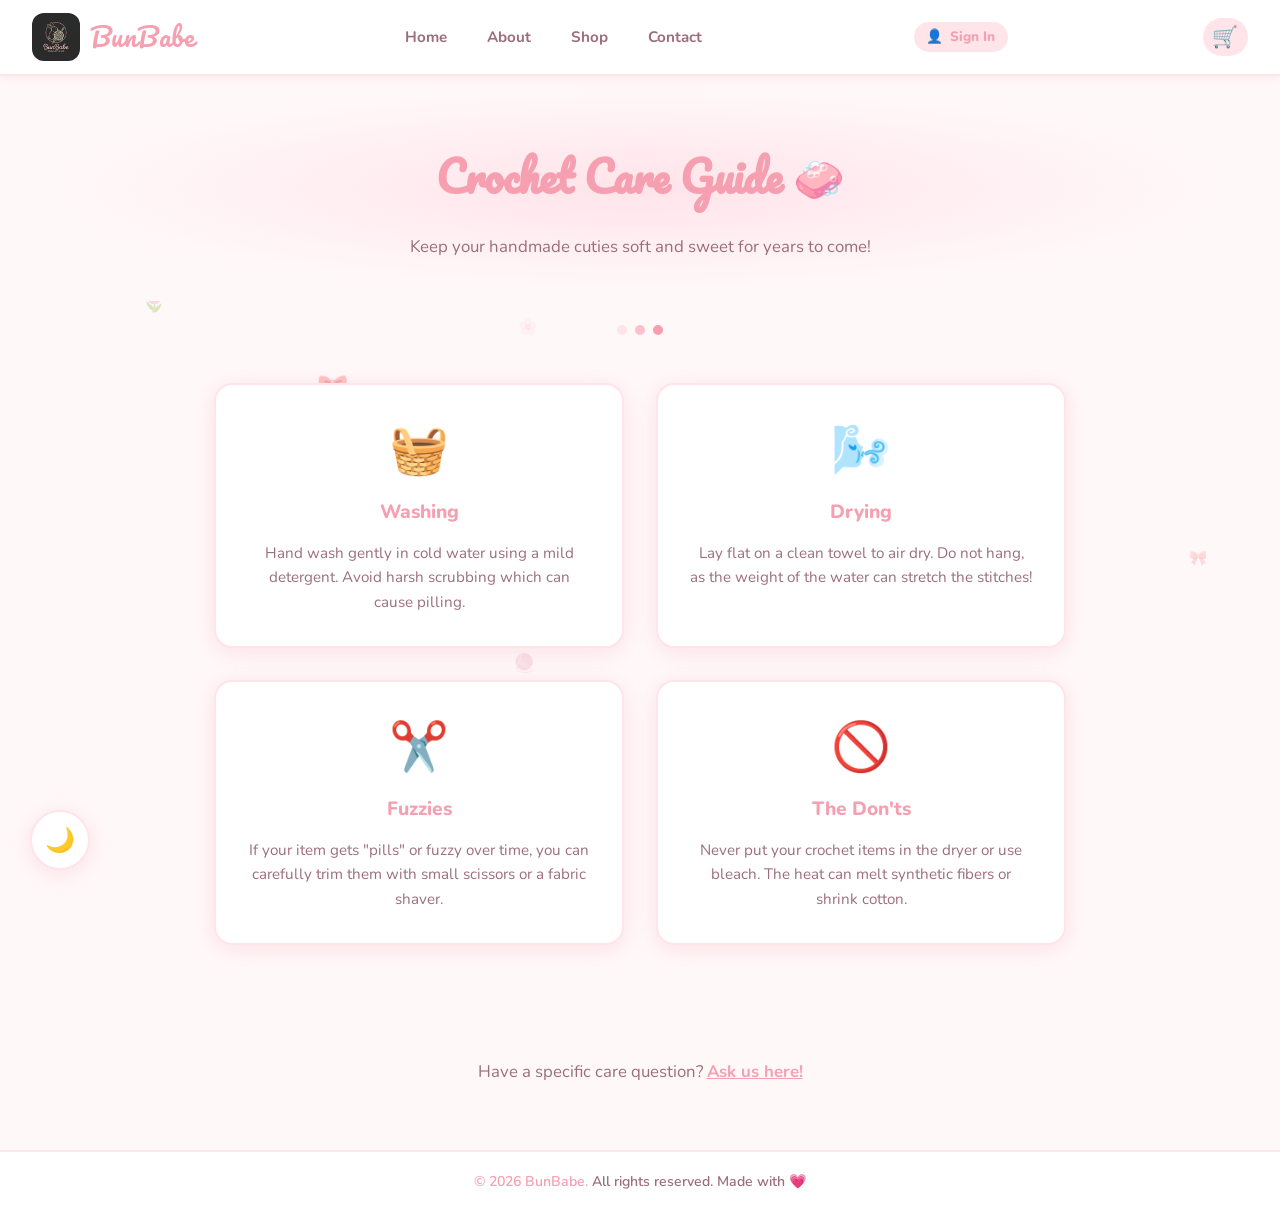
<file: care.html>
<!DOCTYPE html>
<html lang="en">

<head>
    <meta charset="UTF-8" />
    <meta name="viewport" content="width=device-width, initial-scale=1.0" />
    <title>Care Guide – BunBabe 🧶</title>
    <meta name="description" content="Learn how to care for your handmade crochet items from BunBabe." />
    <link rel="icon" type="image/png" href="logo.png" />
    <link rel="manifest" href="manifest.json" />
    <link rel="stylesheet" href="style.css" />
    <style>
        .care-hero {
            background: radial-gradient(ellipse at 50% 50%, #ffe4ea 0%, var(--cream) 65%);
            padding: 4rem 1.5rem 2.5rem;
            text-align: center;
        }

        .care-grid {
            display: grid;
            grid-template-columns: repeat(auto-fit, minmax(280px, 1fr));
            gap: 2rem;
            max-width: 900px;
            margin: 3rem auto;
            padding: 0 1.5rem 4rem;
        }

        .care-card {
            background: var(--white);
            border: 2px solid var(--pink-light);
            border-radius: var(--radius);
            padding: 2rem;
            text-align: center;
            box-shadow: var(--shadow);
        }

        .care-icon {
            font-size: 3rem;
            margin-bottom: 1rem;
            display: block;
        }

        .care-card h3 {
            margin-bottom: 1rem;
            color: var(--pink-dark);
        }

        .care-card p {
            font-size: 0.95rem;
            line-height: 1.6;
        }
    </style>
</head>

<body>

    <nav>
        <a href="index.html" class="nav-logo">
            <img src="logo.png" alt="BunBabe Logo">
            BunBabe
        </a>
        <ul class="nav-links">
            <li><a href="index.html">Home</a></li>
            <li><a href="about.html">About</a></li>
            <li><a href="shop.html">Shop</a></li>
            <li><a href="contact.html">Contact</a></li>
        </ul>
        <a class="nav-cart" onclick="toggleCart()">
            🛒 <span class="cart-badge">0</span>
        </a>
    </nav>


    <main>
        <section class="care-hero">
            <h2>Crochet Care Guide 🧼</h2>
            <p>Keep your handmade cuties soft and sweet for years to come!</p>
        </section>

        <div class="dots-row">
            <div class="dot"></div>
            <div class="dot"></div>
            <div class="dot"></div>
        </div>

        <div class="care-grid">
            <div class="care-card">
                <span class="care-icon">🧺</span>
                <h3>Washing</h3>
                <p>Hand wash gently in cold water using a mild detergent. Avoid harsh scrubbing which can cause pilling.
                </p>
            </div>
            <div class="care-card">
                <span class="care-icon">🌬️</span>
                <h3>Drying</h3>
                <p>Lay flat on a clean towel to air dry. Do not hang, as the weight of the water can stretch the
                    stitches!</p>
            </div>
            <div class="care-card">
                <span class="care-icon">✂️</span>
                <h3>Fuzzies</h3>
                <p>If your item gets "pills" or fuzzy over time, you can carefully trim them with small scissors or a
                    fabric shaver.</p>
            </div>
            <div class="care-card">
                <span class="care-icon">🚫</span>
                <h3>The Don'ts</h3>
                <p>Never put your crochet items in the dryer or use bleach. The heat can melt synthetic fibers or shrink
                    cotton.</p>
            </div>
        </div>

        <div class="text-center" style="padding-bottom: 4rem;">
            <p>Have a specific care question? <a href="contact.html"
                    style="color:var(--pink-dark); font-weight:700;">Ask us here!</a></p>
        </div>
    </main>

    <footer>
        <span>© 2026 BunBabe.</span> All rights reserved. Made with 💗
    </footer>

    <script src="cart.js"></script>
    <script src="features.js"></script>

    <!-- ── Cart Drawer ── -->
    <div id="cartOverlay" class="cart-overlay" onclick="closeCart()"></div>
    <div id="cartDrawer" class="cart-drawer">
        <div class="cart-header">
            <h3>Your Cart 🛍️</h3>
            <span class="cart-close" onclick="closeCart()">&times;</span>
        </div>
        <div id="cartItems" class="cart-items">
            <!-- Items injected by JS -->
        </div>
        <div class="cart-footer">
            <div class="cart-summary">
                <span>Total:</span>
                <span id="cartTotal">GH₵ 0</span>
            </div>
            <button class="btn cart-checkout-btn" onclick="checkout()">Checkout via WhatsApp/Email</button>
        </div>
    </div>

    <!-- Toast Notification -->
    <div id="toast"
        style="display:none; position:fixed; bottom:20px; right:20px; background:var(--pink-dark); color:white; padding:15px 25px; border-radius:12px; font-weight:700; z-index:2000; box-shadow:0 4px 12px rgba(0,0,0,0.15);">
    </div>
    <script>
        if ('serviceWorker' in navigator) {
            window.addEventListener('load', () => {
                navigator.serviceWorker.register('sw.js');
            });
        }
    </script>
</body>

</html>
</file>
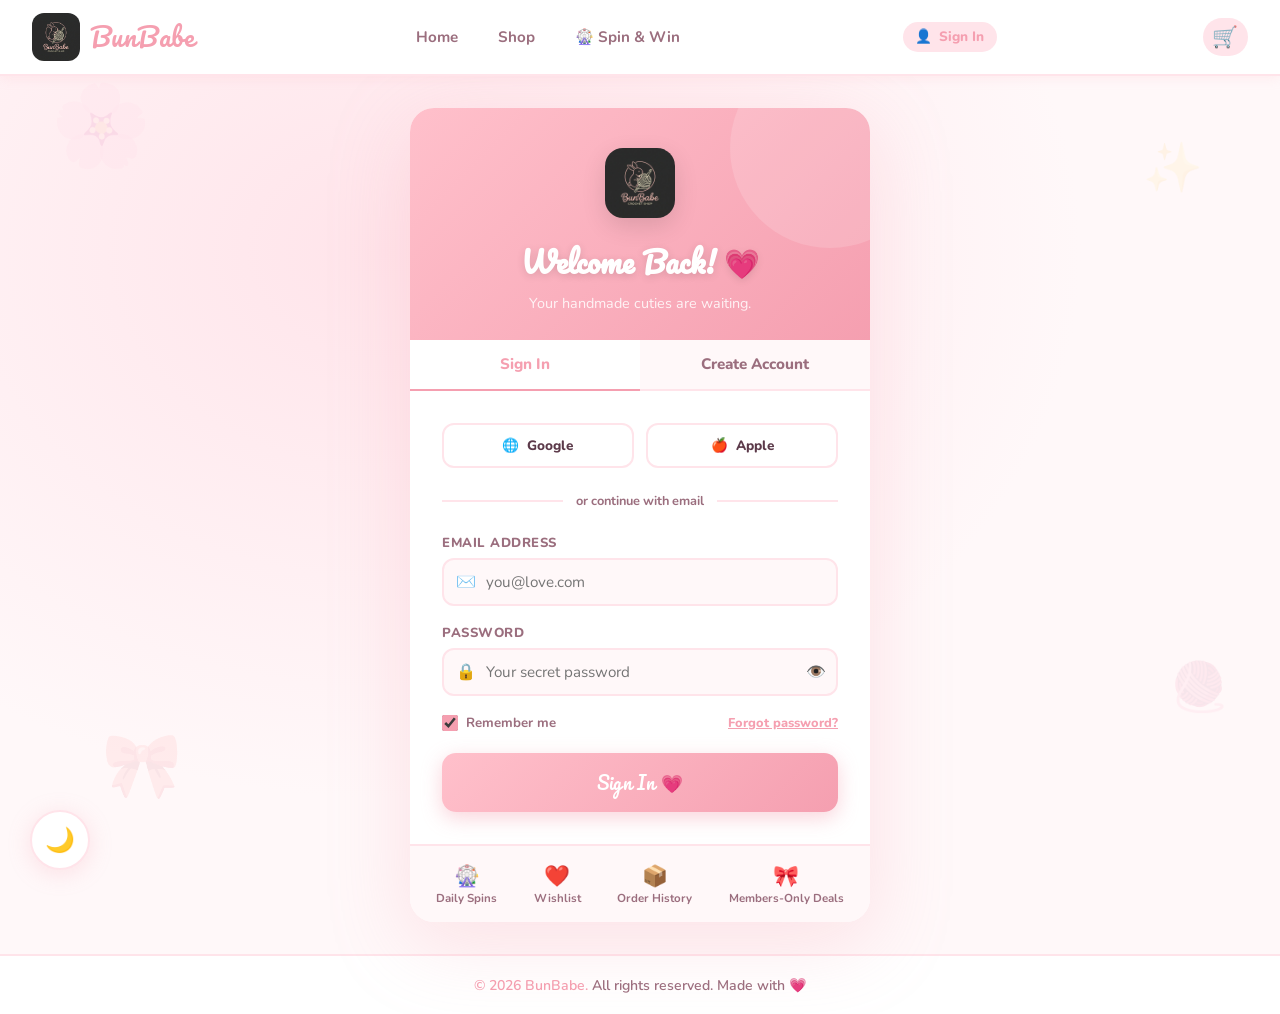
<file: checkout.html>
<!DOCTYPE html>
<html lang="en">

<head>
    <meta charset="UTF-8" />
    <meta name="viewport" content="width=device-width, initial-scale=1.0" />
    <title>Checkout – BunBabe 🧶</title>
    <link rel="icon" type="image/png" href="logo.png" />
    <link rel="manifest" href="manifest.json" />
    <link rel="stylesheet" href="style.css" />
    <style>
        .checkout-container {
            max-width: 1000px;
            margin: 0 auto;
            padding: 2rem 1.5rem 5rem;
            display: grid;
            grid-template-columns: 1.5fr 1fr;
            gap: 2rem;
            align-items: start;
        }

        @media (max-width: 850px) {
            .checkout-container {
                grid-template-columns: 1fr;
            }
        }

        .checkout-section {
            background: var(--white);
            border: 2px solid var(--pink-light);
            border-radius: var(--radius);
            padding: 2rem;
            box-shadow: var(--shadow);
            margin-bottom: 1.5rem;
        }

        .checkout-section h3 {
            margin-bottom: 1.5rem;
            display: flex;
            align-items: center;
            gap: 0.6rem;
            color: var(--pink-dark);
        }

        .form-grid {
            display: grid;
            grid-template-columns: 1fr 1fr;
            gap: 1rem;
        }

        .form-group {
            display: flex;
            flex-direction: column;
            gap: 0.4rem;
            margin-bottom: 1rem;
        }

        .form-group.full {
            grid-column: span 2;
        }

        label {
            font-size: 0.85rem;
            font-weight: 700;
            color: var(--text-light);
        }

        input, select {
            padding: 0.75rem 1rem;
            border: 2px solid var(--pink-light);
            border-radius: 12px;
            background: var(--cream);
            outline: none;
            font-family: inherit;
        }

        input:focus {
            border-color: var(--pink-dark);
        }

        /* Toggle Button Group */
        .toggle-group {
            display: flex;
            background: var(--pink-light);
            padding: 4px;
            border-radius: 50px;
            margin-bottom: 1.5rem;
        }

        .toggle-btn {
            flex: 1;
            padding: 0.6rem;
            border: none;
            background: none;
            border-radius: 50px;
            font-weight: 800;
            cursor: pointer;
            transition: all 0.2s;
            color: var(--text-light);
        }

        .toggle-btn.active {
            background: var(--white);
            color: var(--pink-dark);
            box-shadow: 0 2px 10px rgba(245, 159, 176, 0.2);
        }

        /* Order Summary */
        .summary-card {
            background: var(--white);
            border: 2px solid var(--pink-light);
            border-radius: var(--radius);
            padding: 2rem;
            box-shadow: var(--shadow);
            position: sticky;
            top: 100px;
        }

        .summary-row {
            display: flex;
            justify-content: space-between;
            margin-bottom: 0.8rem;
            font-size: 0.95rem;
        }

        .summary-total {
            margin-top: 1.2rem;
            padding-top: 1.2rem;
            border-top: 2px dashed var(--pink-light);
            font-size: 1.3rem;
            font-weight: 800;
            font-family: 'Pacifico', cursive;
            color: var(--pink-dark);
        }

        .order-item {
            display: flex;
            justify-content: space-between;
            align-items: center;
            font-size: 0.9rem;
            margin-bottom: 0.6rem;
            color: var(--text-light);
        }

        .cc-icon {
            font-size: 1.2rem;
            margin-left: auto;
        }

        #address-section {
            transition: all 0.3s;
        }

        .hidden {
            display: none;
        }

        .success-overlay {
            position: fixed;
            top: 0;
            left: 0;
            right: 0;
            bottom: 0;
            background: var(--white);
            z-index: 2000;
            display: none;
            flex-direction: column;
            align-items: center;
            justify-content: center;
            text-align: center;
            padding: 2rem;
        }

        .success-bunny {
            font-size: 6rem;
            margin-bottom: 1.5rem;
            animation: success-pop 0.6s cubic-bezier(0.17, 0.67, 0.83, 0.67) forwards;
        }

        @keyframes success-pop {
            0% { transform: scale(0); }
            70% { transform: scale(1.2); }
            100% { transform: scale(1); }
        }
    </style>
</head>

<body>

    <nav>
        <a href="index.html" class="nav-logo">
            <img src="logo.png" alt="BunBabe Logo">
            BunBabe
        </a>
        <ul class="nav-links">
            <li><a href="shop.html">Back to Shop</a></li>
        </ul>
    </nav>

    <main>
        <div class="container" style="padding-bottom: 0;">
            <h2 class="text-center">Finalize Your Order 🎀</h2>
            <p class="text-center">Almost there! Just a few details before we start stitching.</p>
        </div>

        <div class="checkout-container">
            <!-- Left Side: Form -->
            <div class="checkout-form">
                
                <div class="toggle-group">
                    <button class="toggle-btn active" id="deliveryBtn" onclick="setMethod('delivery')">🚚 Delivery</button>
                    <button class="toggle-btn" id="pickupBtn" onclick="setMethod('pickup')">🏠 Pickup</button>
                </div>

                <div class="checkout-section">
                    <h3>👤 Contact Information</h3>
                    <div class="form-grid">
                        <div class="form-group">
                            <label>First Name</label>
                            <input type="text" id="firstName" placeholder="Bunny" required>
                        </div>
                        <div class="form-group">
                            <label>Last Name</label>
                            <input type="text" id="lastName" placeholder="Babe" required>
                        </div>
                        <div class="form-group full">
                            <label>Email Address</label>
                            <input type="email" id="email" placeholder="you@love.com" required>
                        </div>
                        <div class="form-group full">
                            <label>Phone Number (WhatsApp)</label>
                            <input type="tel" id="phone" placeholder="+233..." required>
                        </div>
                    </div>
                </div>

                <div class="checkout-section" id="address-section">
                    <h3>📍 Delivery Address</h3>
                    <div class="form-grid">
                        <div class="form-group full">
                            <label>Street Address</label>
                            <input type="text" id="address" placeholder="123 Pastel Lane">
                        </div>
                        <div class="form-group">
                            <label>City</label>
                            <input type="text" id="city" placeholder="Accra">
                        </div>
                        <p>How would you like to receive your cute items?</p>
                        <div class="method-selector" id="method-selector">
                            <button class="method-btn active" id="deliveryBtn" onclick="setMethod('delivery')">
                                🚚 Delivery 
                                <span>Takes 2-3 days</span>
                            </button>
                            <button class="method-btn" id="pickupBtn" onclick="setMethod('pickup')">
                                🏠 Pickup
                                <span>Ready in 24h</span>
                            </button>
                        </div>
                        <div class="form-group">
                            <label>Region</label>
                            <select id="region">
                                <option>Greater Accra</option>
                                <option>Ashanti</option>
                                <option>Western</option>
                                <option>Central</option>
                                <option>Other</option>
                            </select>
                        </div>
                    </div>
                </div>

                <div class="checkout-section">
                    <h3>💳 Payment Details <span class="cc-icon">🔒</span></h3>
                    
                    <div class="toggle-group" style="margin-top: 0.5rem; margin-bottom: 1.5rem;">
                        <button class="toggle-btn active" id="payCardBtn" onclick="setPaymentMethod('card')">💳 Credit Card</button>
                        <button class="toggle-btn" id="payCashBtn" onclick="setPaymentMethod('cash')">💵 Cash</button>
                    </div>

                    <div id="card-payment-form" class="form-grid">
                        <div class="form-group full">
                            <label>Card Number</label>
                            <input type="text" id="ccNum" placeholder="•••• •••• •••• ••••" maxlength="19">
                        </div>
                        <div class="form-group">
                            <label>Expiry Date</label>
                            <input type="text" id="ccExp" placeholder="MM/YY" maxlength="5">
                        </div>
                        <div class="form-group">
                            <label>CVV</label>
                            <input type="text" id="ccCvv" placeholder="•••" maxlength="3">
                        </div>
                        <div class="form-group full">
                            <p style="font-size: 0.75rem; color: var(--text-light); text-align: center;">🛡️ Your payment info is encrypted and never stored on our servers.</p>
                        </div>
                    </div>
                    
                    <div id="cash-payment-form" class="form-grid" style="display: none;">
                        <div class="form-group full">
                            <p style="font-size: 0.95rem; color: #c62828; font-weight: 800; text-align: center; border: 2px dashed #ffcdd2; background: #ffebee; padding: 1.2rem; border-radius: 12px; line-height: 1.5;">
                                ⚠️ IMPORTANT NOTICE ⚠️<br><br>
                                By choosing cash, you agree that if the owners haven't received the money, you cannot leave or go with the items! No products will be handed over until full cash payment is confirmed in person.
                            </p>
                        </div>
                    </div>
                </div>
            </div>

            <!-- Right Side: Summary -->
            <div class="summary-side">
                <div class="summary-card">
                    <h3>🛍️ Order Summary</h3>
                    <div id="checkoutItems" style="margin-bottom: 1.5rem;">
                        <!-- Items injected via JS -->
                    </div>

                    <!-- Coupon Section -->
                    <div id="couponSection" style="margin-bottom:1rem;">
                        <div id="couponAppliedBox" style="display:none; background:#e6f7ed; border:1.5px solid #a5d6a7; border-radius:10px; padding:0.7rem 1rem; display:none; justify-content:space-between; align-items:center; margin-bottom:0.8rem;">
                            <span id="couponAppliedLabel" style="font-size:0.85rem; font-weight:800; color:#2e7d32;"></span>
                            <button onclick="removeCouponCheckout()" style="background:none; border:none; cursor:pointer; color:#d32f2f; font-weight:800; font-size:0.8rem;">Remove ×</button>
                        </div>
                        <div id="couponInputBox" style="display:flex; gap:0.5rem;">
                            <input id="couponCodeInput" type="text" placeholder="🎡 Enter coupon code..." style="flex:1; padding:0.6rem 0.9rem; border:2px solid var(--pink-light); border-radius:10px; font-family:inherit; font-size:0.88rem; background:var(--cream);" onkeydown="if(event.key==='Enter') applyCouponCheckout()">
                            <button onclick="applyCouponCheckout()" style="background:var(--pink-dark); color:white; border:none; border-radius:10px; padding:0.6rem 1rem; font-weight:800; font-size:0.85rem; cursor:pointer; white-space:nowrap;">Apply 🎉</button>
                        </div>
                        <p style="font-size:0.72rem; color:var(--text-light); margin-top:0.4rem; text-align:center;">🎡 <a href="spin.html" style="color:var(--pink-dark); font-weight:700;">Spin the wheel</a> to win a coupon code!</p>
                    </div>

                    <div class="summary-row">
                        <span>Subtotal</span>
                        <span id="subtotal">GH₵ 0</span>
                    </div>
                    <div class="summary-row" id="discountRow" style="display:none; color:#2e7d32; font-weight:800;">
                        <span>🎉 Discount</span>
                        <span id="discountAmt"></span>
                    </div>
                    <div class="summary-row" id="deliveryRow">
                        <span>Delivery Fee</span>
                        <span id="deliveryFee">GH₵ 15</span>
                    </div>
                    <div class="summary-row" id="freeShipRow" style="display:none; color:#2e7d32; font-weight:800;">
                        <span>📦 Shipping</span>
                        <span>FREE!</span>
                    </div>
                    <div class="summary-total">
                        <span>Total</span>
                        <span id="grandTotal">GH₵ 0</span>
                    </div>

                    <button class="btn" style="width: 100%; margin-top: 1.5rem; font-size: 1.1rem; padding: 1rem;" onclick="placeOrder()">Place Order ✨</button>
                    
                    <p style="margin-top: 1rem; font-size: 0.8rem; text-align: center; color: var(--text-light);">
                        By clicking "Place Order", you agree to BunBabe's cozy terms.
                    </p>
                </div>
            </div>
        </div>
    </main>

    <div id="successOverlay" class="success-overlay">
        <div class="success-bunny">🐰✨</div>
        <h2 style="font-family: 'Pacifico'; font-size: 3rem; color: var(--pink-dark);">Order Placed!</h2>
        <p style="font-size: 1.2rem; max-width: 500px; margin: 1rem auto;">Thank you! Your handmade cuties are officially in the queue. We'll send a confirmation email shortly.</p>
        <a href="index.html" class="btn mt-4">Back to Home 🏠</a>
        <p style="margin-top: 2rem; font-size: 0.9rem; color: var(--text-light);">Order ID: <span id="finalOrderId">#BUN-1234</span></p>
    </div>

    <footer>
        <span>© 2026 BunBabe.</span> All rights reserved. Made with 💗
    </footer>

    <script>
        let shippingMethod = 'delivery';
        const deliveryFeeVal = 15;
        let cart = JSON.parse(localStorage.getItem('bunbabe_cart')) || [];
        
        // Coupon codes mirror (same as cart.js)
        const COUPON_CODES = {
            'BBBIG50':    { discount: 50, label: '50% OFF 🏆',       freeShip: false },
            'BUNBABE30':  { discount: 30, label: '30% OFF 🎊',       freeShip: false },
            'BUNBABE20':  { discount: 20, label: '20% OFF 🌸',       freeShip: false },
            'BUNBABE15':  { discount: 15, label: '15% OFF 🎠',       freeShip: false },
            'BUNBABE10':  { discount: 10, label: '10% OFF ✨',       freeShip: false },
            'BUNBABE5':   { discount: 5,  label: '5% OFF 🎁',        freeShip: false },
            'BBFREESHIP': { discount: 0,  label: 'Free Shipping 📦', freeShip: true  },
            'BBBOGO':     { discount: 50, label: 'Buy 1 Get 1 👯',   freeShip: false },
            'BBMYSTERY':  { discount: 15, label: 'Mystery Gift 🎁',  freeShip: true  },
            'WELCOME10':  { discount: 10, label: 'Welcome 10% 💗',   freeShip: false },
            'BUNBABE':    { discount: 5,  label: 'Fan Discount 🧶',  freeShip: false },
        };
        let appliedCoupon = JSON.parse(localStorage.getItem('bunbabe_coupon') || 'null');

        function initCheckout() {
            // Auth guard — must be signed in
            const session = JSON.parse(localStorage.getItem('bb_session') || 'null');
            if (!session) {
                window.location.href = 'auth.html';
                return;
            }
            if (cart.length === 0) { window.location.href = 'shop.html'; return; }
            renderSummary();
            syncCouponUI();
            document.getElementById('ccNum').addEventListener('input', e => {
                e.target.value = e.target.value.replace(/[^\d]/g, '').replace(/(.{4})/g, '$1 ').trim();
            });
            document.getElementById('ccExp').addEventListener('input', e => {
                let v = e.target.value.replace(/[^\d]/g, '');
                if (v.length > 2) v = v.slice(0,2) + '/' + v.slice(2,4);
                e.target.value = v;
            });
        }

        function applyCouponCheckout() {
            const code = document.getElementById('couponCodeInput').value.trim().toUpperCase();
            if (!code) { alert('Please enter a coupon code!'); return; }
            if (COUPON_CODES[code]) {
                appliedCoupon = code;
                localStorage.setItem('bunbabe_coupon', JSON.stringify(code));
                syncCouponUI();
                renderSummary();
            } else {
                alert('❌ Invalid coupon code. Try again or spin the wheel!');
            }
        }

        function removeCouponCheckout() {
            appliedCoupon = null;
            localStorage.removeItem('bunbabe_coupon');
            syncCouponUI();
            renderSummary();
        }

        function syncCouponUI() {
            const applied = document.getElementById('couponAppliedBox');
            const input   = document.getElementById('couponInputBox');
            if (appliedCoupon && COUPON_CODES[appliedCoupon]) {
                applied.style.display = 'flex';
                input.style.display   = 'none';
                document.getElementById('couponAppliedLabel').innerText = '✅ ' + COUPON_CODES[appliedCoupon].label;
            } else {
                applied.style.display = 'none';
                input.style.display   = 'flex';
            }
        }

        function setMethod(method) {
            shippingMethod = method;
            document.getElementById('deliveryBtn').classList.toggle('active', method === 'delivery');
            document.getElementById('pickupBtn').classList.toggle('active',  method === 'pickup');
            document.getElementById('address-section').style.opacity       = method === 'delivery' ? '1' : '0.3';
            document.getElementById('address-section').style.pointerEvents = method === 'delivery' ? 'all' : 'none';
            document.getElementById('deliveryRow').style.display            = method === 'delivery' ? 'flex' : 'none';
            renderSummary();
        }

        let paymentMethodType = 'card';
        function setPaymentMethod(type) {
            paymentMethodType = type;
            document.getElementById('payCardBtn').classList.toggle('active', type === 'card');
            document.getElementById('payCashBtn').classList.toggle('active',  type === 'cash');
            document.getElementById('card-payment-form').style.display = type === 'card' ? 'grid' : 'none';
            document.getElementById('cash-payment-form').style.display = type === 'cash' ? 'grid' : 'none';
        }

        function renderSummary() {
            const list     = document.getElementById('checkoutItems');
            const subtotal = cart.reduce((sum, i) => sum + (i.price * i.quantity), 0);

            // Check if all items are digital gift cards
            const allDigital = cart.every(i => i.name.toLowerCase().includes('gift card'));
            if (allDigital) {
                shippingMethod = 'digital';
                document.getElementById('method-selector').style.display = 'none';
                document.getElementById('deliveryFee').innerText = 'Digital Delivery (Email)';
            } else {
                document.getElementById('method-selector').style.display = 'flex';
            }

            // Discount
            const coupon   = appliedCoupon && COUPON_CODES[appliedCoupon];
            const discount = coupon ? Math.round(subtotal * coupon.discount / 100) : 0;
            const freeShip = (coupon && coupon.freeShip) || allDigital;
            const shipping = (shippingMethod === 'delivery' && !freeShip) ? deliveryFeeVal : 0;
            const total    = subtotal - discount + shipping;

            list.innerHTML = cart.map(i => `
                <div class="order-item">
                    <span>${i.quantity}x ${i.name}</span>
                    <span>GH₵ ${i.price * i.quantity}</span>
                </div>
            `).join('');

            document.getElementById('subtotal').innerText    = 'GH₵ ' + subtotal;
            document.getElementById('grandTotal').innerText  = 'GH₵ ' + total;

            // Discount row
            const dRow = document.getElementById('discountRow');
            if (discount > 0) {
                dRow.style.display = 'flex';
                document.getElementById('discountAmt').innerText = '-GH₵ ' + discount;
            } else {
                dRow.style.display = 'none';
            }

            // Free shipping row
            document.getElementById('freeShipRow').style.display = freeShip ? 'flex' : 'none';
            if (shippingMethod === 'delivery') {
                document.getElementById('deliveryFee').innerText = freeShip ? 'FREE! 🎉' : 'GH₵ ' + deliveryFeeVal;
            }
        }

        async function placeOrder() {
            const first = document.getElementById('firstName').value;
            const email = document.getElementById('email').value;
            if (!first || !email) { alert('Please fill in your contact info! 🐰'); return; }

            const orderNum = Math.floor(Math.random() * 9000) + 1000;
            const subtotal  = cart.reduce((sum, i) => sum + (i.price * i.quantity), 0);
            const coupon    = appliedCoupon && COUPON_CODES[appliedCoupon];
            const discount  = coupon ? Math.round(subtotal * coupon.discount / 100) : 0;
            const freeShip  = coupon ? coupon.freeShip : false;
            const shipping  = (shippingMethod === 'delivery' && !freeShip) ? deliveryFeeVal : 0;
            const total     = subtotal - discount + shipping;

            const ccNum = document.getElementById('ccNum').value.trim();

            const newOrder = {
                id:           '#BUN-' + orderNum,
                customerName: first + ' ' + document.getElementById('lastName').value,
                total,
                discount,
                coupon:       appliedCoupon || 'None',
                items:        cart.map(i => i.quantity + 'x ' + i.name).join(', '),
                date:         new Date().toLocaleDateString(),
                method:       shippingMethod,
                paymentType:  paymentMethodType,
                paymentStatus: (paymentMethodType === 'card' && ccNum) ? 'paid' : 'unpaid'
            };

            // Push to Real DB
            await window.DATABASE.pushOrder(newOrder);

            document.getElementById('finalOrderId').innerText = '#BUN-' + orderNum;
            document.getElementById('successOverlay').style.display = 'flex';
            window.DATABASE.clearCart();
            localStorage.removeItem('bunbabe_coupon');
        }

        initCheckout();
    </script>
    <script src="cart.js"></script>
    <script src="features.js"></script>
    <script src="db.js"></script>
    <script>
        if ('serviceWorker' in navigator) {
            window.addEventListener('load', () => {
                navigator.serviceWorker.register('sw.js');
            });
        }
    </script>
</body>
</html>
</file>
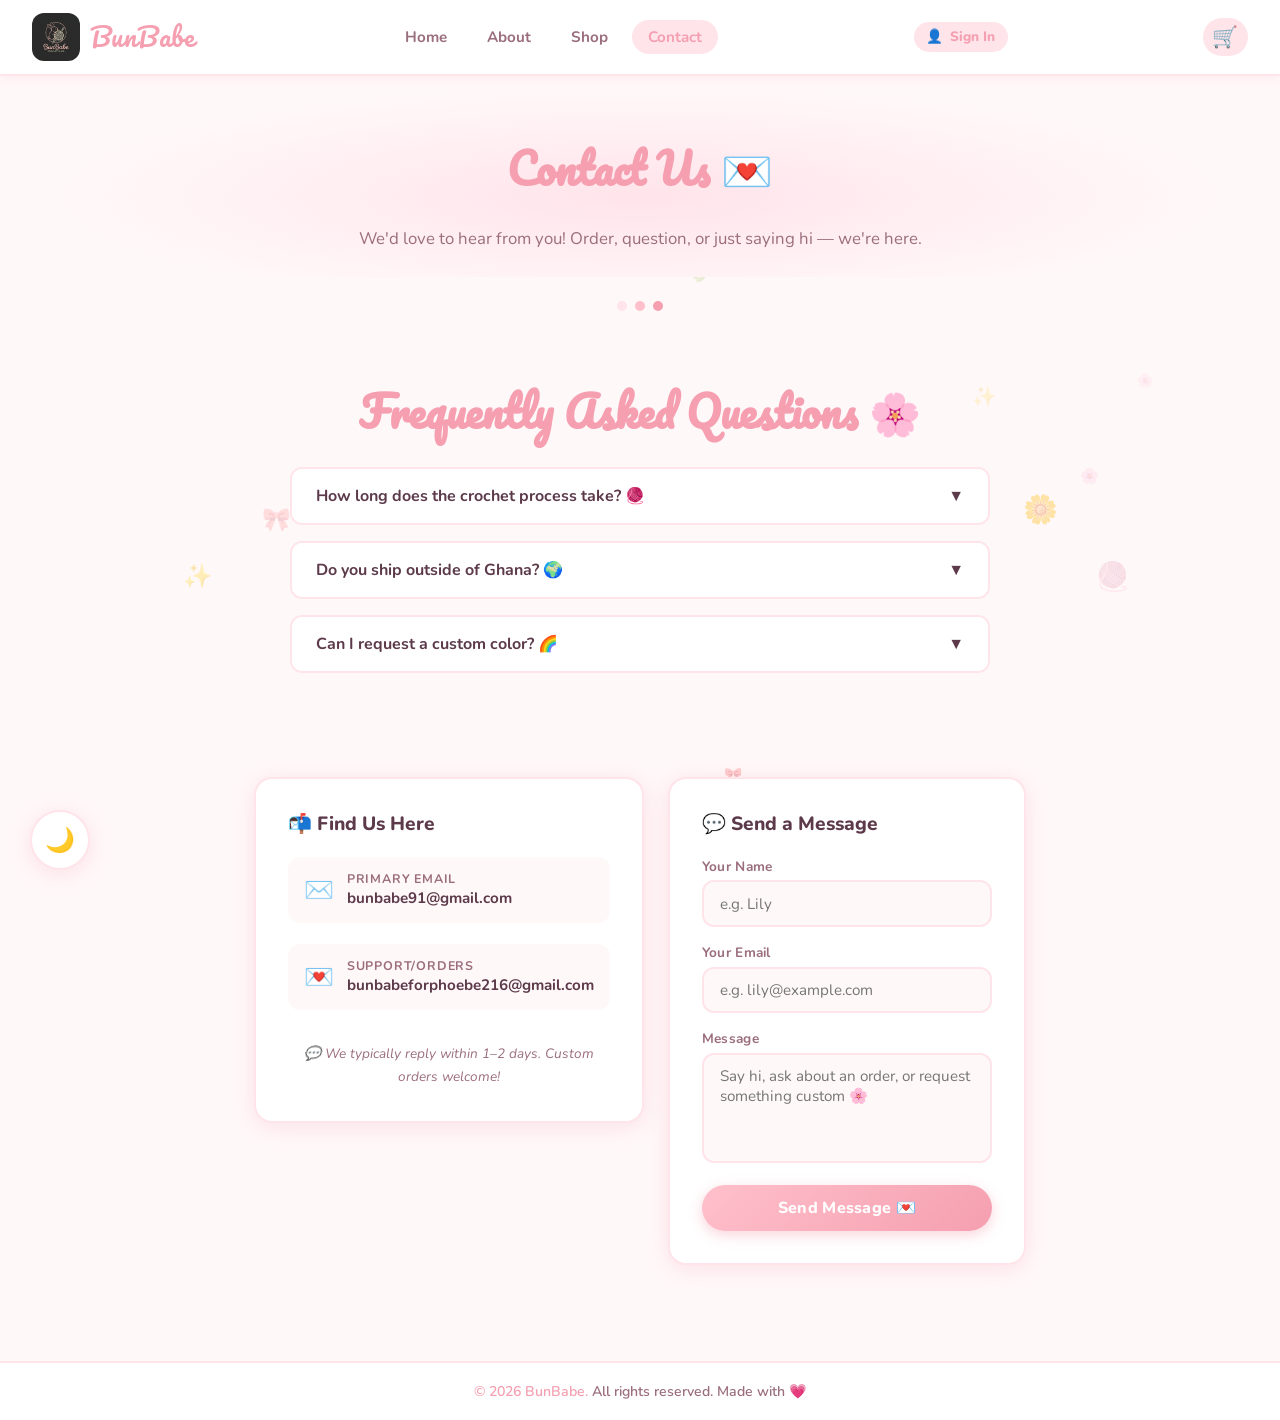
<file: contact.html>
<!DOCTYPE html>
<html lang="en">

<head>
    <meta charset="UTF-8" />
    <meta name="viewport" content="width=device-width, initial-scale=1.0" />
    <title>Contact – BunBabe 🧶</title>
    <meta name="description" content="Get in touch with BunBabe to place an order or ask about custom crochet items." />
    <link rel="icon" type="image/png" href="logo.png" />
    <link rel="manifest" href="manifest.json" />
    <link rel="stylesheet" href="style.css" />
    <style>
        .contact-hero {
            background: radial-gradient(ellipse at 50% 60%, #ffe4ea 0%, var(--cream) 65%);
            padding: 3.5rem 1.5rem 1.5rem;
            text-align: center;
        }

        .contact-hero p {
            margin-top: 0.3rem;
        }

        .contact-grid {
            max-width: 820px;
            margin: 2rem auto;
            padding: 0 1.5rem 4rem;
            display: grid;
            grid-template-columns: 1fr 1fr;
            gap: 1.5rem;
            align-items: start;
        }

        @media (max-width: 580px) {
            .contact-grid {
                grid-template-columns: 1fr;
            }
        }

        /* Info card */
        .info-card {
            background: var(--white);
            border: 2px solid var(--pink-light);
            border-radius: var(--radius);
            padding: 2rem;
            box-shadow: var(--shadow);
        }

        .info-card h3 {
            margin-bottom: 1.2rem;
        }

        .contact-item {
            display: flex;
            align-items: center;
            gap: 0.8rem;
            padding: 0.85rem 1rem;
            background: var(--cream);
            border-radius: 12px;
            margin-bottom: 0.8rem;
            transition: background 0.2s;
            text-decoration: none;
        }

        .contact-item:hover {
            background: var(--pink-light);
        }

        .contact-item-icon {
            font-size: 1.5rem;
            flex-shrink: 0;
        }

        .contact-item-text strong {
            display: block;
            font-size: 0.78rem;
            text-transform: uppercase;
            letter-spacing: 0.8px;
            color: var(--text-light);
            font-weight: 700;
        }

        .contact-item-text span {
            font-size: 0.95rem;
            font-weight: 700;
            color: var(--text);
        }

        .info-note {
            font-size: 0.85rem;
            margin-top: 1.2rem;
            font-style: italic;
            text-align: center;
        }

        /* Form card */
        .form-card {
            background: var(--white);
            border: 2px solid var(--pink-light);
            border-radius: var(--radius);
            padding: 2rem;
            box-shadow: var(--shadow);
        }

        .form-card h3 {
            margin-bottom: 1.2rem;
        }

        .form-group {
            display: flex;
            flex-direction: column;
            gap: 0.3rem;
            margin-bottom: 1rem;
        }

        label {
            font-size: 0.85rem;
            font-weight: 700;
            color: var(--text-light);
            letter-spacing: 0.3px;
        }

        input,
        textarea {
            font-family: 'Nunito', sans-serif;
            font-size: 0.95rem;
            padding: 0.7rem 1rem;
            border: 2px solid var(--pink-light);
            border-radius: 12px;
            background: var(--cream);
            color: var(--text);
            outline: none;
            transition: border-color 0.2s, box-shadow 0.2s;
            resize: none;
        }

        input:focus,
        textarea:focus {
            border-color: var(--pink-dark);
            box-shadow: 0 0 0 3px rgba(255, 192, 203, 0.35);
        }

        textarea {
            height: 110px;
        }

        .form-btn {
            width: 100%;
            margin-top: 0.4rem;
        }

        /* Success toast */
        #toast {
            display: none;
            background: var(--pink-light);
            color: var(--text);
            font-weight: 700;
            font-size: 0.95rem;
            text-align: center;
            padding: 0.8rem 1rem;
            border-radius: 12px;
            margin-top: 1rem;
            border: 2px solid var(--pink);
        }
    </style>
</head>

<body>

    <nav>
        <a href="index.html" class="nav-logo">
            <img src="logo.png" alt="BunBabe Logo">
            BunBabe
        </a>
        <ul class="nav-links">
            <li><a href="index.html">Home</a></li>
            <li><a href="about.html">About</a></li>
            <li><a href="shop.html">Shop</a></li>
            <li><a href="contact.html" class="active">Contact</a></li>
        </ul>
        <a class="nav-cart" onclick="toggleCart()">
            🛒 <span class="cart-badge">0</span>
        </a>
    </nav>


    <main>
        <section class="contact-hero">
            <h2>Contact Us 💌</h2>
            <p>We'd love to hear from you! Order, question, or just saying hi — we're here.</p>
        </section>

        <div class="dots-row">
            <div class="dot"></div>
            <div class="dot"></div>
            <div class="dot"></div>
        </div>

        <!-- ── FAQ Section ── -->
        <section class="container" style="margin-bottom: 3rem;">
            <h2 class="text-center">Frequently Asked Questions 🌸</h2>
            <div class="mt-4" style="max-width: 700px; margin: 0 auto;">

                <div class="faq-item">
                    <div class="faq-question" onclick="toggleFaq(this)">
                        How long does the crochet process take? 🧶
                        <span class="faq-icon">▼</span>
                    </div>
                    <div class="faq-answer">
                        <p>Most plushies take 3-5 business days to crochet and assemble with love. Large orders might
                            take a bit longer!</p>
                    </div>
                </div>

                <div class="faq-item">
                    <div class="faq-question" onclick="toggleFaq(this)">
                        Do you ship outside of Ghana? 🌍
                        <span class="faq-icon">▼</span>
                    </div>
                    <div class="faq-answer">
                        <p>Currently, we specialized in local shipping within Ghana. Please contact us for special
                            international requests!</p>
                    </div>
                </div>

                <div class="faq-item">
                    <div class="faq-question" onclick="toggleFaq(this)">
                        Can I request a custom color? 🌈
                        <span class="faq-icon">▼</span>
                    </div>
                    <div class="faq-answer">
                        <p>Yes! Send us a message below with the color you'd like, and we'll see if we have the yarn in
                            stock.</p>
                    </div>
                </div>

            </div>
        </section>

        <div class="contact-grid">
            <!-- Info block -->
            <div class="info-card">
                <h3>📬 Find Us Here</h3>

                <div class="contact-item-group" style="display: flex; flex-direction: column; gap: 0.5rem;">
                    <a class="contact-item" href="mailto:bunbabe91@gmail.com">
                        <span class="contact-item-icon">✉️</span>
                        <div class="contact-item-text">
                            <strong>Primary Email</strong>
                            <span>bunbabe91@gmail.com</span>
                        </div>
                    </a>

                    <a class="contact-item" href="mailto:bunbabeforphoebe216@gmail.com">
                        <span class="contact-item-icon">💌</span>
                        <div class="contact-item-text">
                            <strong>Support/Orders</strong>
                            <span>bunbabeforphoebe216@gmail.com</span>
                        </div>
                    </a>
                </div>



                <p class="info-note">💬 We typically reply within 1–2 days. Custom orders welcome!</p>
            </div>

            <!-- Message form -->
            <div class="form-card">
                <h3>💬 Send a Message</h3>
                <form id="contactForm" onsubmit="handleSubmit(event)">
                    <div class="form-group">
                        <label for="name">Your Name</label>
                        <input type="text" id="name" name="name" placeholder="e.g. Lily" required />
                    </div>
                    <div class="form-group">
                        <label for="email">Your Email</label>
                        <input type="email" id="email" name="email" placeholder="e.g. lily@example.com" required />
                    </div>
                    <div class="form-group">
                        <label for="message">Message</label>
                        <textarea id="message" name="message"
                            placeholder="Say hi, ask about an order, or request something custom 🌸"
                            required></textarea>
                    </div>
                    <button type="submit" class="btn form-btn">Send Message 💌</button>
                    <div id="toast">🐰 Your message was sent! We'll reply soon~</div>
                </form>
            </div>
        </div>
    </main>

    <footer>
        <span>© 2026 BunBabe.</span> All rights reserved. Made with 💗
    </footer>

    <script>
        function toggleFaq(el) {
            el.parentElement.classList.toggle('active');
            const icon = el.querySelector('.faq-icon');
            icon.innerText = el.parentElement.classList.contains('active') ? '▲' : '▼';
        }

        async function handleSubmit(e) {
            e.preventDefault();
            const form = e.target;
            const data = new FormData(form);
            const toast = document.getElementById('toast');
            const btn = form.querySelector('button');

            // Visual feedback
            btn.disabled = true;
            btn.innerText = 'Sending... ⏳';

            try {
                const response = await fetch('https://formspree.io/f/xjgeezrg', {
                    method: 'POST',
                    body: data,
                    headers: {
                        'Accept': 'application/json'
                    }
                });

                if (response.ok) {
                    toast.style.display = 'block';
                    toast.innerText = '🐰 Your message was sent! We\'ll reply soon~';
                    form.reset();
                } else {
                    const result = await response.json();
                    toast.style.display = 'block';
                    toast.style.background = '#ffe4ea';
                    toast.style.borderColor = '#ff4d4d';
                    toast.innerText = 'Oops! ' + (result.errors?.[0]?.message || 'Something went wrong.');
                }
            } catch (error) {
                toast.style.display = 'block';
                toast.style.background = '#ffe4ea';
                toast.style.borderColor = '#ff4d4d';
                toast.innerText = 'Oops! Couldn\'t send message. Please check your connection.';
            } finally {
                btn.disabled = false;
                btn.innerText = 'Send Message 💌';
                setTimeout(() => {
                    toast.style.display = 'none';
                    toast.style.background = 'var(--pink-light)';
                    toast.style.borderColor = 'var(--pink)';
                }, 5000);
            }
        }
    </script>
    <script src="cart.js"></script>
    <script src="features.js"></script>

    <!-- ── Cart Drawer ── -->
    <div id="cartOverlay" class="cart-overlay" onclick="closeCart()"></div>
    <div id="cartDrawer" class="cart-drawer">
        <div class="cart-header">
            <h3>Your Cart 🛍️</h3>
            <span class="cart-close" onclick="closeCart()">&times;</span>
        </div>
        <div id="cartItems" class="cart-items">
            <!-- Items injected by JS -->
        </div>
        <div class="cart-footer">
            <div class="cart-summary">
                <span>Total:</span>
                <span id="cartTotal">GH₵ 0</span>
            </div>
            <button class="btn cart-checkout-btn" onclick="checkout()">Checkout via WhatsApp/Email</button>
        </div>
    </div>

    <!-- Toast Notification -->
    <div id="toast"
        style="display:none; position:fixed; bottom:20px; right:20px; background:var(--pink-dark); color:white; padding:15px 25px; border-radius:12px; font-weight:700; z-index:2000; box-shadow:0 4px 12px rgba(0,0,0,0.15);">
    </div>
    <script>
        if ('serviceWorker' in navigator) {
            window.addEventListener('load', () => {
                navigator.serviceWorker.register('sw.js');
            });
        }
    </script>
</body>

</html>
</file>
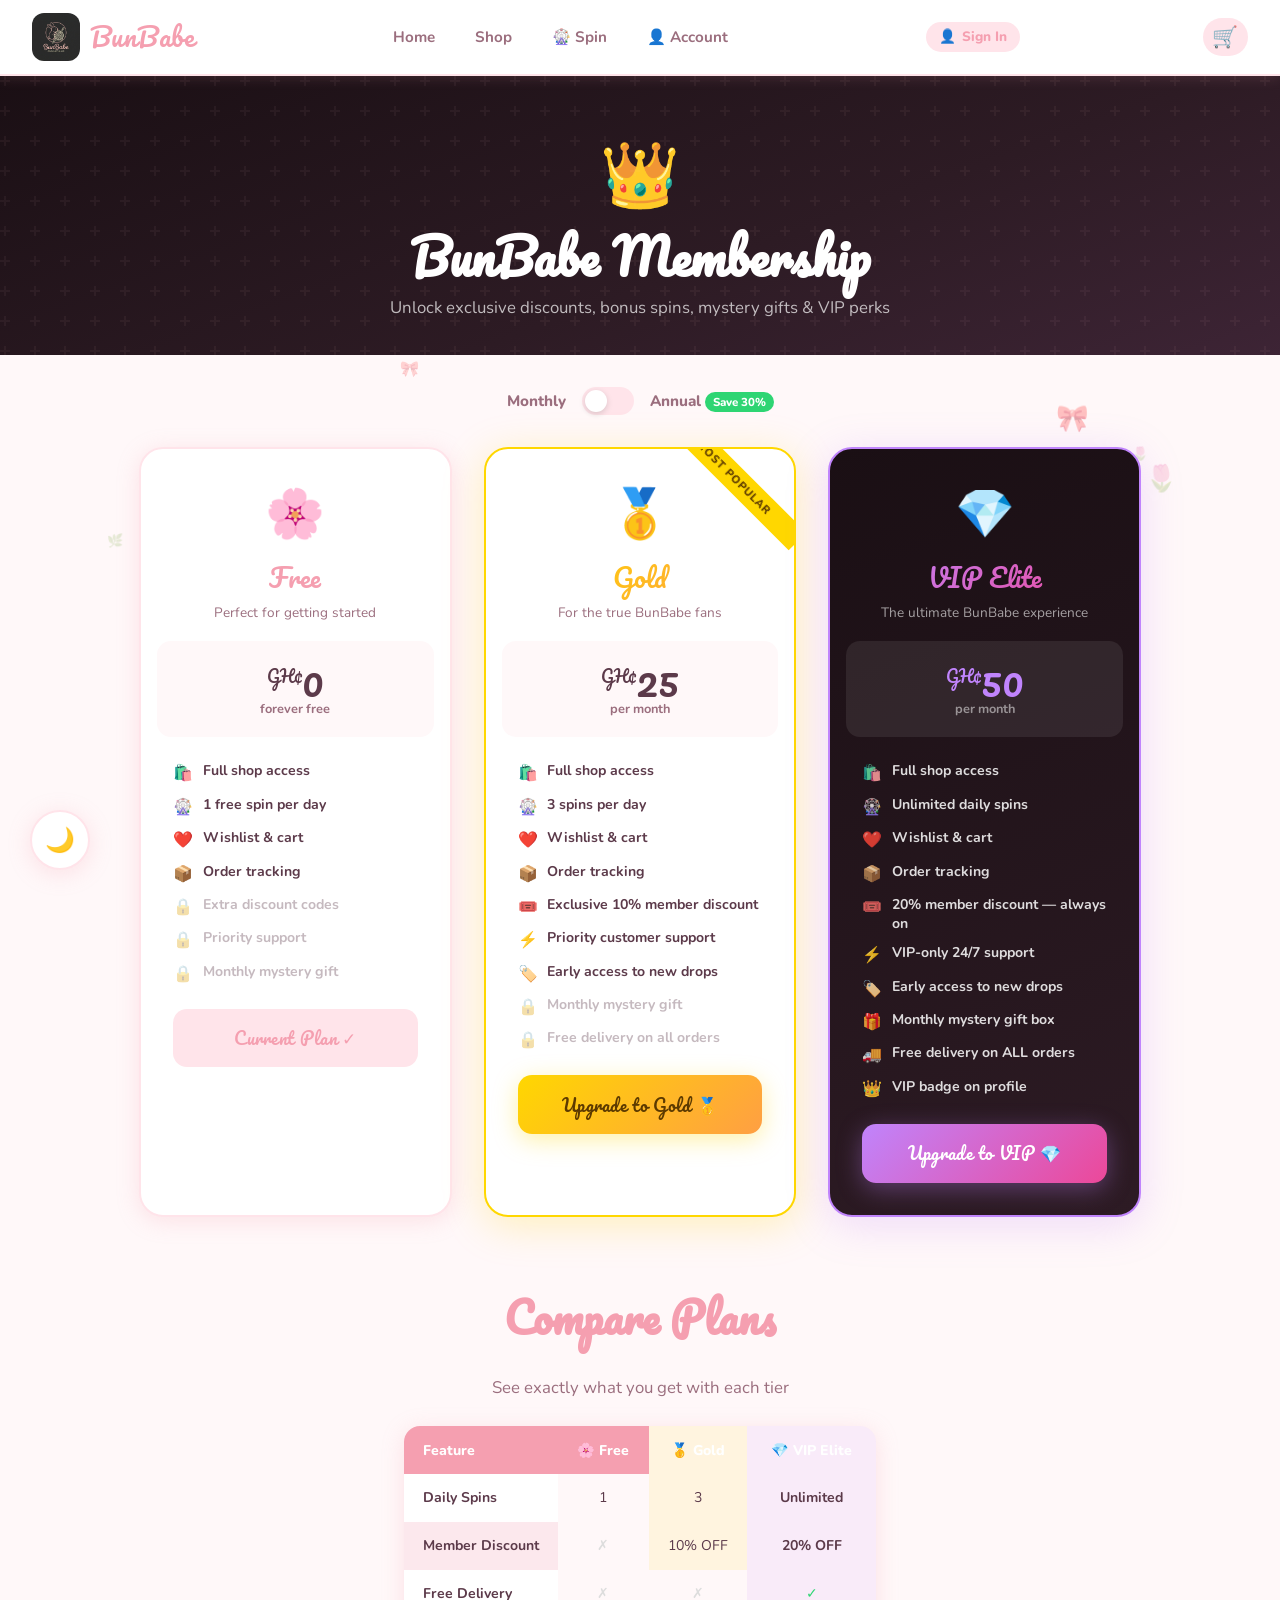
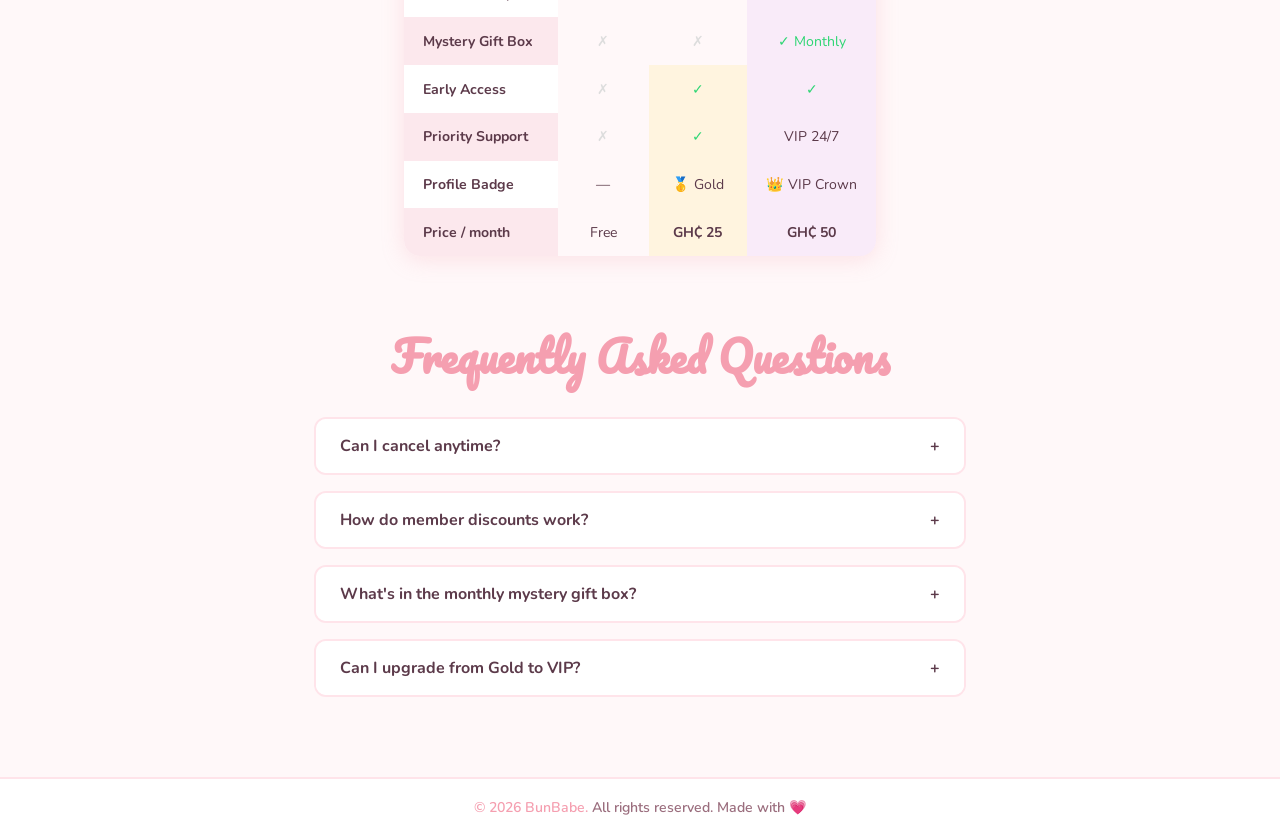
<file: membership.html>
<!DOCTYPE html>
<html lang="en">
<head>
    <meta charset="UTF-8" />
    <meta name="viewport" content="width=device-width, initial-scale=1.0" />
    <title>BunBabe Membership – Gold & VIP Plans 👑</title>
    <meta name="description" content="Upgrade to BunBabe Gold or VIP for exclusive discounts, extra spins, mystery gifts and more!" />
    <link rel="icon" type="image/png" href="logo.png" />
    <link rel="manifest" href="manifest.json" />
    <link rel="stylesheet" href="style.css" />
    <style>
        body { min-height:100vh; display:flex; flex-direction:column; }

        /* ── Hero ── */
        .mem-hero {
            text-align: center;
            padding: 3.5rem 1.5rem 2rem;
            background: linear-gradient(160deg, #1a0f14 0%, #2d1b24 60%, #3d2435 100%);
            position: relative;
            overflow: hidden;
        }
        .mem-hero::before {
            content: '';
            position: absolute; inset: 0;
            background: url("data:image/svg+xml,%3Csvg width='60' height='60' viewBox='0 0 60 60' xmlns='http://www.w3.org/2000/svg'%3E%3Cg fill='none' fill-rule='evenodd'%3E%3Cg fill='%23ffc0cb' fill-opacity='0.05'%3E%3Cpath d='M36 34v-4h-2v4h-4v2h4v4h2v-4h4v-2h-4zm0-30V0h-2v4h-4v2h4v4h2V6h4V4h-4zM6 34v-4H4v4H0v2h4v4h2v-4h4v-2H6zM6 4V0H4v4H0v2h4v4h2V6h4V4H6z'/%3E%3C/g%3E%3C/g%3E%3C/svg%3E");
        }
        .crown-float {
            font-size: 4rem;
            animation: crownFloat 3s ease-in-out infinite;
            display: block;
            margin-bottom: 0.5rem;
        }
        @keyframes crownFloat {
            0%,100% { transform: translateY(0) rotate(-5deg); }
            50%      { transform: translateY(-15px) rotate(5deg); }
        }
        .mem-hero h1 { color: #fff; font-size: clamp(2rem,5vw,3rem); margin: 0; }
        .mem-hero p  { color: rgba(255,255,255,0.7); margin-top: 0.5rem; font-size: 1.05rem; }

        /* ── Billing Toggle ── */
        .billing-toggle {
            display: flex;
            align-items: center;
            justify-content: center;
            gap: 1rem;
            margin: 2rem auto;
            font-weight: 800;
            font-size: 0.95rem;
            color: var(--text-light);
        }
        .toggle-switch {
            width: 52px; height: 28px;
            background: var(--pink-light);
            border-radius: 14px;
            position: relative;
            cursor: pointer;
            transition: background 0.3s;
        }
        .toggle-switch.on { background: var(--pink-dark); }
        .toggle-knob {
            position: absolute;
            width: 22px; height: 22px;
            background: white;
            border-radius: 50%;
            top: 3px; left: 3px;
            transition: left 0.3s;
            box-shadow: 0 2px 6px rgba(0,0,0,0.15);
        }
        .toggle-switch.on .toggle-knob { left: 27px; }
        .save-badge {
            background: #2ed573; color: #fff;
            font-size: 0.72rem; font-weight: 800;
            padding: 2px 8px; border-radius: 20px;
            animation: pulse 2s infinite;
        }
        @keyframes pulse { 0%,100%{box-shadow:0 0 0 0 rgba(46,213,115,.4)} 50%{box-shadow:0 0 0 8px rgba(46,213,115,0)} }

        /* ── Plans Grid ── */
        .plans-grid {
            display: grid;
            grid-template-columns: repeat(auto-fit, minmax(280px, 1fr));
            gap: 2rem;
            max-width: 1050px;
            margin: 0 auto 4rem;
            padding: 0 1.5rem;
        }

        /* ── Plan Card ── */
        .plan-card {
            background: var(--white);
            border: 2px solid var(--pink-light);
            border-radius: 24px;
            overflow: hidden;
            box-shadow: var(--shadow);
            transition: transform 0.25s, box-shadow 0.25s;
            position: relative;
        }
        .plan-card:hover { transform: translateY(-8px); box-shadow: 0 20px 60px rgba(245,159,176,.3); }
        .plan-card.popular { border-color: #ffd700; box-shadow: 0 8px 40px rgba(255,215,0,0.25); }
        .plan-card.elite   { border-color: #c084fc; box-shadow: 0 8px 40px rgba(192,132,252,0.25); background: linear-gradient(160deg,#1a0f14,#2d1b24); color: #fff; }

        /* Most popular ribbon */
        .popular-ribbon {
            position: absolute;
            top: 16px; right: -30px;
            background: #ffd700;
            color: #5c3a00;
            font-size: 0.7rem;
            font-weight: 800;
            padding: 5px 40px;
            transform: rotate(45deg);
            text-transform: uppercase;
            letter-spacing: 1px;
        }

        /* Plan Header */
        .plan-header {
            padding: 2rem 2rem 1.2rem;
            text-align: center;
        }
        .plan-icon { font-size: 3rem; display: block; margin-bottom: 0.5rem; }
        .plan-name {
            font-family: 'Pacifico', cursive;
            font-size: 1.6rem;
            margin: 0 0 0.2rem;
        }
        .free-name   { color: var(--pink-dark); }
        .gold-name   { background: linear-gradient(135deg,#ffd700,#ff9f43); -webkit-background-clip:text; -webkit-text-fill-color:transparent; }
        .vip-name    { background: linear-gradient(135deg,#c084fc,#ec4899); -webkit-background-clip:text; -webkit-text-fill-color:transparent; }
        .plan-tagline{ font-size: 0.85rem; color: var(--text-light); }
        .plan-card.elite .plan-tagline { color: rgba(255,255,255,0.6); }

        /* Pricing */
        .plan-price-wrap {
            text-align: center;
            padding: 1.2rem 2rem;
            background: var(--cream);
            margin: 0 1rem;
            border-radius: 14px;
        }
        .plan-card.elite .plan-price-wrap { background: rgba(255,255,255,0.08); }
        .plan-price {
            font-family: 'Pacifico', cursive;
            font-size: 2.5rem;
            line-height: 1;
        }
        .plan-price sup { font-size: 1rem; vertical-align: top; margin-top: 0.5rem; display: inline-block; }
        .plan-price-period { font-size: 0.8rem; color: var(--text-light); font-weight: 700; }
        .plan-card.elite .plan-price-period { color: rgba(255,255,255,0.5); }
        .plan-price-annual {
            font-size: 0.78rem;
            color: #2ed573;
            font-weight: 800;
            margin-top: 0.3rem;
        }

        /* Features */
        .plan-features {
            padding: 1.5rem 2rem;
            list-style: none;
            display: flex;
            flex-direction: column;
            gap: 0.65rem;
        }
        .plan-feature {
            display: flex;
            align-items: flex-start;
            gap: 0.6rem;
            font-size: 0.88rem;
            font-weight: 700;
            color: var(--text);
        }
        .plan-card.elite .plan-feature { color: rgba(255,255,255,0.85); }
        .plan-feature.locked { opacity: 0.35; }
        .feat-icon { font-size: 1rem; flex-shrink: 0; margin-top: 1px; }

        /* CTA */
        .plan-cta {
            padding: 0 2rem 2rem;
        }
        .plan-btn {
            width: 100%;
            padding: 0.9rem;
            border: none;
            border-radius: 14px;
            font-family: 'Pacifico', cursive;
            font-size: 1.05rem;
            cursor: pointer;
            transition: all 0.2s;
            letter-spacing: 0.3px;
        }
        .btn-free  { background: var(--pink-light); color: var(--pink-dark); }
        .btn-gold  { background: linear-gradient(135deg,#ffd700,#ff9f43); color: #5c3a00; box-shadow: 0 6px 24px rgba(255,215,0,.35); }
        .btn-vip   { background: linear-gradient(135deg,#c084fc,#ec4899); color: #fff; box-shadow: 0 6px 24px rgba(192,132,252,.35); }
        .plan-btn:hover { transform: translateY(-3px); filter: brightness(1.05); }

        /* ── Payment Modal ── */
        .pay-overlay {
            position: fixed; inset: 0;
            background: rgba(20,10,15,0.7);
            backdrop-filter: blur(8px);
            display: none; align-items: center; justify-content: center; z-index: 3000;
        }
        .pay-modal {
            background: var(--white);
            border-radius: 24px;
            width: 95%; max-width: 440px;
            overflow: hidden;
            box-shadow: 0 30px 100px rgba(0,0,0,0.3);
            animation: modalPop 0.4s cubic-bezier(0.34,1.56,0.64,1);
        }
        @keyframes modalPop { from{transform:scale(0.7);opacity:0} to{transform:scale(1);opacity:1} }
        .pay-header {
            padding: 2rem;
            text-align: center;
        }
        .pay-plan-badge {
            display: inline-flex; align-items: center; gap: 0.5rem;
            padding: 0.4rem 1.2rem;
            border-radius: 50px;
            font-weight: 800; font-size: 0.9rem;
            margin-bottom: 0.8rem;
        }
        .pay-body { padding: 0 2rem 2rem; }
        .pay-field { margin-bottom: 1rem; }
        .pay-field label { display:block; font-size:0.8rem; font-weight:800; color:var(--text-light); text-transform:uppercase; letter-spacing:.5px; margin-bottom:.4rem; }
        .pay-input {
            width: 100%; padding: 0.75rem 1rem;
            border: 2px solid var(--pink-light);
            border-radius: 12px;
            font-family: inherit; font-size: 0.95rem;
            background: var(--cream); color: var(--text);
            box-sizing: border-box; transition: border-color .2s;
        }
        .pay-input:focus { outline: none; border-color: var(--pink-dark); }
        .pay-row { display: grid; grid-template-columns: 1fr 1fr; gap: 0.8rem; }
        .card-icons { display: flex; gap: 0.5rem; margin-bottom: 1rem; }
        .card-icon {
            background: var(--cream); border: 1.5px solid var(--pink-light);
            border-radius: 6px; padding: 4px 10px; font-size: 1.1rem;
        }
        .pay-total {
            background: var(--cream);
            border-radius: 12px;
            padding: 0.8rem 1rem;
            display: flex; justify-content: space-between;
            font-weight: 800; margin-bottom: 1.2rem;
        }
        .pay-btn {
            width: 100%; padding: 0.9rem;
            border: none; border-radius: 14px;
            font-family: 'Pacifico', cursive; font-size: 1.1rem;
            cursor: pointer; transition: all 0.2s;
        }
        .pay-close-btn {
            background: none; border: none; color: var(--text-light);
            font-size: 0.85rem; font-weight: 800; cursor: pointer;
            width: 100%; margin-top: 0.8rem; padding: 0.5rem;
        }
        .pay-close-btn:hover { color: var(--pink-dark); }
        .pay-secure { text-align:center; font-size:0.75rem; color:var(--text-light); margin-top:.8rem; }

        /* ── Success Overlay ── */
        .upgrade-success {
            display: none; position: fixed; inset: 0;
            background: var(--cream); z-index: 4000;
            flex-direction: column; align-items: center; justify-content: center;
            text-align: center; padding: 2rem;
        }
        .upgrade-success .big { font-size: 5rem; animation: popIn .5s cubic-bezier(.34,1.56,.64,1); }
        @keyframes popIn { from{transform:scale(0)} to{transform:scale(1)} }

        /* ── Comparison Table ── */
        .compare-section {
            max-width: 900px; margin: 0 auto 4rem; padding: 0 1.5rem;
        }
        .compare-table {
            width: 100%; border-collapse: collapse;
            border-radius: 16px; overflow: hidden;
            box-shadow: var(--shadow);
        }
        .compare-table th, .compare-table td {
            padding: 0.9rem 1.2rem;
            text-align: center; font-size: 0.88rem;
        }
        .compare-table thead th { background: var(--pink-dark); color: white; font-weight: 800; }
        .compare-table thead th:first-child { text-align: left; }
        .compare-table td:first-child { text-align: left; font-weight: 700; background: var(--white); }
        .compare-table tr:nth-child(even) td { background: var(--cream); }
        .compare-table tr:nth-child(even) td:first-child { background: var(--cream-dark); }
        .check  { color: #2ed573; font-size: 1.1rem; }
        .cross  { color: #ddd; font-size: 1.1rem; }
        .gold-col { background: rgba(255,215,0,.1) !important; }
        .vip-col  { background: rgba(192,132,252,.1) !important; }

        /* ── FAQ ── */
        .faq-section { max-width: 700px; margin: 0 auto 4rem; padding: 0 1.5rem; }
    </style>
</head>
<body>
    <nav>
        <a href="index.html" class="nav-logo">
            <img src="logo.png" alt="BunBabe Logo"> BunBabe
        </a>
        <ul class="nav-links">
            <li><a href="index.html">Home</a></li>
            <li><a href="shop.html">Shop</a></li>
            <li><a href="spin.html">🎡 Spin</a></li>
            <li><a href="auth.html">👤 Account</a></li>
        </ul>
        <a class="nav-cart" onclick="typeof toggleCart !== 'undefined' && toggleCart()">🛒 <span class="cart-badge">0</span></a>
    </nav>

    <!-- Hero -->
    <section class="mem-hero">
        <span class="crown-float">👑</span>
        <h1>BunBabe Membership</h1>
        <p>Unlock exclusive discounts, bonus spins, mystery gifts & VIP perks</p>
    </section>

    <!-- Billing Toggle -->
    <div class="billing-toggle">
        <span>Monthly</span>
        <div class="toggle-switch" id="billingSwitch" onclick="toggleBilling()">
            <div class="toggle-knob"></div>
        </div>
        <span>Annual <span class="save-badge">Save 30%</span></span>
    </div>

    <!-- Plans -->
    <div class="plans-grid">

        <!-- FREE -->
        <div class="plan-card">
            <div class="plan-header">
                <span class="plan-icon">🌸</span>
                <div class="plan-name free-name">Free</div>
                <div class="plan-tagline">Perfect for getting started</div>
            </div>
            <div class="plan-price-wrap">
                <div class="plan-price"><sup>GH₵</sup>0</div>
                <div class="plan-price-period">forever free</div>
            </div>
            <ul class="plan-features">
                <li class="plan-feature"><span class="feat-icon">🛍️</span>Full shop access</li>
                <li class="plan-feature"><span class="feat-icon">🎡</span>1 free spin per day</li>
                <li class="plan-feature"><span class="feat-icon">❤️</span>Wishlist & cart</li>
                <li class="plan-feature"><span class="feat-icon">📦</span>Order tracking</li>
                <li class="plan-feature locked"><span class="feat-icon">🔒</span>Extra discount codes</li>
                <li class="plan-feature locked"><span class="feat-icon">🔒</span>Priority support</li>
                <li class="plan-feature locked"><span class="feat-icon">🔒</span>Monthly mystery gift</li>
            </ul>
            <div class="plan-cta">
                <button class="plan-btn btn-free" onclick="currentPlanClick()">Current Plan ✓</button>
            </div>
        </div>

        <!-- GOLD -->
        <div class="plan-card popular">
            <div class="popular-ribbon">Most Popular</div>
            <div class="plan-header">
                <span class="plan-icon">🥇</span>
                <div class="plan-name gold-name">Gold</div>
                <div class="plan-tagline">For the true BunBabe fans</div>
            </div>
            <div class="plan-price-wrap">
                <div class="plan-price" id="goldPrice"><sup>GH₵</sup><span id="goldAmt">25</span></div>
                <div class="plan-price-period" id="goldPeriod">per month</div>
                <div class="plan-price-annual" id="goldAnnual" style="display:none;">GH₵ 210/year — save GH₵ 90!</div>
            </div>
            <ul class="plan-features">
                <li class="plan-feature"><span class="feat-icon">🛍️</span>Full shop access</li>
                <li class="plan-feature"><span class="feat-icon">🎡</span>3 spins per day</li>
                <li class="plan-feature"><span class="feat-icon">❤️</span>Wishlist & cart</li>
                <li class="plan-feature"><span class="feat-icon">📦</span>Order tracking</li>
                <li class="plan-feature"><span class="feat-icon">🎟️</span><strong>Exclusive 10% member discount</strong></li>
                <li class="plan-feature"><span class="feat-icon">⚡</span>Priority customer support</li>
                <li class="plan-feature"><span class="feat-icon">🏷️</span>Early access to new drops</li>
                <li class="plan-feature locked"><span class="feat-icon">🔒</span>Monthly mystery gift</li>
                <li class="plan-feature locked"><span class="feat-icon">🔒</span>Free delivery on all orders</li>
            </ul>
            <div class="plan-cta">
                <button class="plan-btn btn-gold" onclick="openPayModal('gold')">Upgrade to Gold 🥇</button>
            </div>
        </div>

        <!-- VIP -->
        <div class="plan-card elite">
            <div class="plan-header">
                <span class="plan-icon">💎</span>
                <div class="plan-name vip-name">VIP Elite</div>
                <div class="plan-tagline" style="color:rgba(255,255,255,.6);">The ultimate BunBabe experience</div>
            </div>
            <div class="plan-price-wrap">
                <div class="plan-price" id="vipPrice" style="color:#c084fc"><sup>GH₵</sup><span id="vipAmt">50</span></div>
                <div class="plan-price-period" id="vipPeriod">per month</div>
                <div class="plan-price-annual" id="vipAnnual" style="display:none;">GH₵ 420/year — save GH₵ 180!</div>
            </div>
            <ul class="plan-features">
                <li class="plan-feature"><span class="feat-icon">🛍️</span>Full shop access</li>
                <li class="plan-feature"><span class="feat-icon">🎡</span><strong>Unlimited daily spins</strong></li>
                <li class="plan-feature"><span class="feat-icon">❤️</span>Wishlist & cart</li>
                <li class="plan-feature"><span class="feat-icon">📦</span>Order tracking</li>
                <li class="plan-feature"><span class="feat-icon">🎟️</span><strong>20% member discount — always on</strong></li>
                <li class="plan-feature"><span class="feat-icon">⚡</span>VIP-only 24/7 support</li>
                <li class="plan-feature"><span class="feat-icon">🏷️</span>Early access to new drops</li>
                <li class="plan-feature"><span class="feat-icon">🎁</span><strong>Monthly mystery gift box</strong></li>
                <li class="plan-feature"><span class="feat-icon">🚚</span><strong>Free delivery on ALL orders</strong></li>
                <li class="plan-feature"><span class="feat-icon">👑</span><strong>VIP badge on profile</strong></li>
            </ul>
            <div class="plan-cta">
                <button class="plan-btn btn-vip" onclick="openPayModal('vip')">Upgrade to VIP 💎</button>
            </div>
        </div>

    </div>

    <!-- Comparison Table -->
    <div class="compare-section">
        <h2 class="text-center">Compare Plans</h2>
        <p class="text-center" style="margin-bottom:1.5rem;">See exactly what you get with each tier</p>
        <table class="compare-table">
            <thead>
                <tr>
                    <th style="text-align:left;">Feature</th>
                    <th>🌸 Free</th>
                    <th class="gold-col">🥇 Gold</th>
                    <th class="vip-col">💎 VIP Elite</th>
                </tr>
            </thead>
            <tbody>
                <tr><td>Daily Spins</td><td>1</td><td class="gold-col">3</td><td class="vip-col"><strong>Unlimited</strong></td></tr>
                <tr><td>Member Discount</td><td class="cross">✗</td><td class="gold-col">10% OFF</td><td class="vip-col"><strong>20% OFF</strong></td></tr>
                <tr><td>Free Delivery</td><td class="cross">✗</td><td class="cross">✗</td><td class="vip-col check">✓</td></tr>
                <tr><td>Mystery Gift Box</td><td class="cross">✗</td><td class="cross">✗</td><td class="vip-col check">✓ Monthly</td></tr>
                <tr><td>Early Access</td><td class="cross">✗</td><td class="gold-col check">✓</td><td class="vip-col check">✓</td></tr>
                <tr><td>Priority Support</td><td class="cross">✗</td><td class="gold-col check">✓</td><td class="vip-col">VIP 24/7</td></tr>
                <tr><td>Profile Badge</td><td>—</td><td class="gold-col">🥇 Gold</td><td class="vip-col">👑 VIP Crown</td></tr>
                <tr><td>Price / month</td><td>Free</td><td class="gold-col"><strong>GH₵ 25</strong></td><td class="vip-col"><strong>GH₵ 50</strong></td></tr>
            </tbody>
        </table>
    </div>

    <!-- FAQ -->
    <div class="faq-section">
        <h2 class="text-center">Frequently Asked Questions</h2>
        <div style="margin-top:1.5rem;">
            <div class="faq-item">
                <div class="faq-question" onclick="this.parentElement.classList.toggle('active')">
                    Can I cancel anytime? <span>+</span>
                </div>
                <div class="faq-answer">Yes! You can cancel your Gold or VIP membership at any time. You'll keep your perks until the end of your billing period.</div>
            </div>
            <div class="faq-item">
                <div class="faq-question" onclick="this.parentElement.classList.toggle('active')">
                    How do member discounts work? <span>+</span>
                </div>
                <div class="faq-answer">Your membership discount code is automatically applied at checkout when you're signed in. Gold members get 10% off, VIP members get 20% off — always!</div>
            </div>
            <div class="faq-item">
                <div class="faq-question" onclick="this.parentElement.classList.toggle('active')">
                    What's in the monthly mystery gift box? <span>+</span>
                </div>
                <div class="faq-answer">Every month, VIP members receive a curated surprise — handmade items, exclusive colourways, and special bundles not available in the main shop!</div>
            </div>
            <div class="faq-item">
                <div class="faq-question" onclick="this.parentElement.classList.toggle('active')">
                    Can I upgrade from Gold to VIP? <span>+</span>
                </div>
                <div class="faq-answer">Absolutely! You'll only be charged the difference for the remaining days of your billing period when you upgrade.</div>
            </div>
        </div>
    </div>

    <footer><span>© 2026 BunBabe.</span> All rights reserved. Made with 💗</footer>

    <!-- ── Payment Modal ── -->
    <div class="pay-overlay" id="payOverlay" onclick="closeByOverlay(event)">
        <div class="pay-modal">
            <div class="pay-header">
                <div class="pay-plan-badge" id="payPlanBadge"></div>
                <h2 id="payModalTitle" style="margin:0; font-size:1.5rem; color:var(--pink-dark);">Upgrade Your Plan</h2>
                <p style="color:var(--text-light); font-size:0.88rem; margin:0.3rem 0 0;">Secure payment — cancel anytime</p>
            </div>
            <div class="pay-body">
                <div class="card-icons">
                    <div class="card-icon">💳</div>
                    <div class="card-icon">🏦</div>
                    <div class="card-icon">📱</div>
                </div>
                <div class="pay-field">
                    <label>Cardholder Name</label>
                    <input class="pay-input" type="text" id="payName" placeholder="Your full name">
                </div>
                <div class="pay-field">
                    <label>Card Number</label>
                    <input class="pay-input" type="text" id="payCard" placeholder="•••• •••• •••• ••••" maxlength="19" oninput="fmtCard(this)">
                </div>
                <div class="pay-row">
                    <div class="pay-field">
                        <label>Expiry</label>
                        <input class="pay-input" type="text" id="payExp" placeholder="MM/YY" maxlength="5" oninput="fmtExp(this)">
                    </div>
                    <div class="pay-field">
                        <label>CVV</label>
                        <input class="pay-input" type="text" id="payCvv" placeholder="•••" maxlength="3">
                    </div>
                </div>
                <div class="pay-field">
                    <label>Mobile Money (optional)</label>
                    <input class="pay-input" type="tel" id="payMomo" placeholder="e.g. +233 55 123 4567">
                </div>
                <div class="pay-total" id="payTotal">
                    <span>Total today</span>
                    <span id="payTotalAmt">GH₵ 25/month</span>
                </div>
                <button class="pay-btn btn-gold" id="payBtn" onclick="processPayment()">
                    Confirm & Pay 🔒
                </button>
                <button class="pay-close-btn" onclick="closePayModal()">Cancel — go back</button>
                <div class="pay-secure">🔒 Payments are encrypted & never stored on our servers</div>
            </div>
        </div>
    </div>

    <!-- ── Upgrade Success ── -->
    <div class="upgrade-success" id="upgradeSuccess">
        <div class="big" id="successEmoji">🎉</div>
        <h1 id="successTitle" style="color:var(--pink-dark); font-size:2.2rem;">Welcome to Gold!</h1>
        <p id="successDesc" style="max-width:400px; margin:1rem auto;">Your membership is now active. Enjoy all your new perks!</p>
        <div id="memberCodeBox" style="background:linear-gradient(135deg,#fff8f9,#ffe4ea); border:2px dashed var(--pink-dark); border-radius:14px; padding:1.2rem 2rem; margin:1.5rem auto; max-width:320px; text-align:center;">
            <div style="font-size:0.75rem; letter-spacing:1.5px; color:var(--text-light); margin-bottom:0.3rem; text-transform:uppercase;">Your Member Discount Code</div>
            <div id="memberCode" style="font-family:'Pacifico',cursive; font-size:1.8rem; color:var(--pink-dark); letter-spacing:2px;"></div>
        </div>
        <div style="display:flex; gap:1rem; flex-wrap:wrap; justify-content:center; margin-top:0.5rem;">
            <a href="auth.html" class="btn">View My Profile 👤</a>
            <a href="shop.html" class="btn" style="background:var(--pink-light); color:var(--pink-dark);">Shop Now 🛍️</a>
        </div>
    </div>

    <script>
    // ─── Billing Toggle ─────────────────────────────────────────────────────
    let isAnnual = false;
    function toggleBilling() {
        isAnnual = !isAnnual;
        document.getElementById('billingSwitch').classList.toggle('on', isAnnual);

        // Gold
        document.getElementById('goldAmt').innerText    = isAnnual ? '17' : '25';
        document.getElementById('goldPeriod').innerText = isAnnual ? 'per month (billed annually)' : 'per month';
        document.getElementById('goldAnnual').style.display = isAnnual ? 'block' : 'none';

        // VIP
        document.getElementById('vipAmt').innerText    = isAnnual ? '35' : '50';
        document.getElementById('vipPeriod').innerText = isAnnual ? 'per month (billed annually)' : 'per month';
        document.getElementById('vipAnnual').style.display = isAnnual ? 'block' : 'none';
    }

    // ─── Plans Config ───────────────────────────────────────────────────────
    const PLANS = {
        gold: {
            name: 'Gold',
            icon: '🥇',
            color: '#ffd700',
            textColor: '#5c3a00',
            btnClass: 'btn-gold',
            code: 'GOLD10',
            discount: 10,
            badge: '🥇 Gold Member',
            badgeBg: 'linear-gradient(135deg,#ffd700,#ff9f43)',
            successEmoji: '🥇',
        },
        vip: {
            name: 'VIP Elite',
            icon: '💎',
            color: '#c084fc',
            textColor: '#fff',
            btnClass: 'btn-vip',
            code: 'VIP20',
            discount: 20,
            badge: '👑 VIP Elite',
            badgeBg: 'linear-gradient(135deg,#c084fc,#ec4899)',
            successEmoji: '👑',
        },
    };

    let selectedPlan = null;

    // ─── Open Pay Modal ──────────────────────────────────────────────────────
    function openPayModal(planKey) {
        const session = JSON.parse(localStorage.getItem('bb_session') || 'null');
        if (!session) {
            if (confirm('You need to sign in first! Go to sign-in page?')) window.location.href = 'auth.html';
            return;
        }

        selectedPlan = planKey;
        const plan   = PLANS[planKey];
        const price  = planKey === 'gold' ? (isAnnual ? 17 : 25) : (isAnnual ? 35 : 50);
        const period = isAnnual ? '/month (annual)' : '/month';

        document.getElementById('payPlanBadge').innerText = plan.icon + ' ' + plan.name;
        document.getElementById('payPlanBadge').style.background = plan.badgeBg;
        document.getElementById('payPlanBadge').style.color = plan.textColor;

        document.getElementById('payModalTitle').innerText = 'Upgrade to ' + plan.name;
        document.getElementById('payTotalAmt').innerText   = 'GH₵ ' + price + period;

        const btn = document.getElementById('payBtn');
        btn.className = 'pay-btn ' + plan.btnClass;
        btn.innerText = 'Confirm & Pay 🔒';

        document.getElementById('payOverlay').style.display = 'flex';
    }

    function closePayModal()           { document.getElementById('payOverlay').style.display = 'none'; }
    function closeByOverlay(e)         { if (e.target === document.getElementById('payOverlay')) closePayModal(); }
    function currentPlanClick()        { alert('You are already on the Free plan!\nUpgrade to Gold or VIP for more perks 💗'); }

    // ─── Format helpers ──────────────────────────────────────────────────────
    function fmtCard(el) { el.value = el.value.replace(/[^\d]/g,'').replace(/(.{4})/g,'$1 ').trim().slice(0,19); }
    function fmtExp(el)  { let v = el.value.replace(/[^\d]/g,''); if(v.length>2) v=v.slice(0,2)+'/'+v.slice(2,4); el.value=v; }

    // ─── Process Payment (demo) ──────────────────────────────────────────────
    function processPayment() {
        const name = document.getElementById('payName').value.trim();
        const card = document.getElementById('payCard').value.trim();
        const exp  = document.getElementById('payExp').value.trim();
        const cvv  = document.getElementById('payCvv').value.trim();
        const momo = document.getElementById('payMomo').value.trim();

        // Basic validation
        if (!name) { alert('Please enter the cardholder name!'); return; }
        if (card.length < 19 && momo.length < 10) { alert('Please enter a valid card number OR mobile money number!'); return; }

        const btn = document.getElementById('payBtn');
        btn.disabled = true;
        btn.innerText = 'Processing... ⏳';

        // Simulate payment delay
        setTimeout(() => {
            closePayModal();
            applyMembership(selectedPlan);
        }, 2000);
    }

    // ─── Apply Membership ────────────────────────────────────────────────────
    function applyMembership(planKey) {
        const plan    = PLANS[planKey];
        const session = JSON.parse(localStorage.getItem('bb_session') || 'null');
        if (!session) return;

        // Update session
        session.membership = planKey;
        session.memberCode = plan.code;
        session.memberBadge = plan.badge;
        session.memberDiscount = plan.discount;
        localStorage.setItem('bb_session', JSON.stringify(session));

        // Update users array too
        const users = JSON.parse(localStorage.getItem('bb_users') || '[]');
        const idx   = users.findIndex(u => u.id === session.id);
        if (idx > -1) { users[idx] = session; localStorage.setItem('bb_users', JSON.stringify(users)); }

        // Add member code to valid coupons (via localStorage override)
        const extraCoupons = JSON.parse(localStorage.getItem('bb_extra_coupons') || '{}');
        extraCoupons[plan.code] = { discount: plan.discount, freeShip: planKey === 'vip', label: plan.badge + ' Discount' };
        localStorage.setItem('bb_extra_coupons', JSON.stringify(extraCoupons));

        // Show success
        document.getElementById('successEmoji').innerText = plan.successEmoji;
        document.getElementById('successTitle').innerText = 'Welcome to ' + plan.name + '!';
        document.getElementById('successDesc').innerText  = 'Your ' + plan.name + ' membership is now active. Enjoy all your new perks!';
        document.getElementById('memberCode').innerText   = plan.code;

        document.getElementById('upgradeSuccess').style.display = 'flex';

        // Confetti
        spawnSuccessConfetti(plan.color);
    }

    // ─── Confetti ────────────────────────────────────────────────────────────
    function spawnSuccessConfetti(primary) {
        const colors = [primary, '#ffc0cb', '#ffd700', '#fff', '#a29bfe'];
        for (let i = 0; i < 100; i++) {
            setTimeout(() => {
                const el = document.createElement('div');
                el.style.cssText = `position:fixed; top:-20px; left:${Math.random()*100}vw; width:${(Math.random()*10)+6}px; height:${(Math.random()*10)+6}px; background:${colors[Math.floor(Math.random()*colors.length)]}; border-radius:${Math.random()>.5?'50%':'2px'}; animation:confFall ${(Math.random()*2)+2}s linear forwards; z-index:5000; pointer-events:none;`;
                document.body.appendChild(el);
                setTimeout(() => el.remove(), 4000);
            }, i * 25);
        }
    }

    // ─── Auto-check current membership ──────────────────────────────────────
    window.addEventListener('DOMContentLoaded', () => {
        const session = JSON.parse(localStorage.getItem('bb_session') || 'null');
        if (session?.membership) {
            const plan = PLANS[session.membership];
            if (plan) {
                // Mark the correct plan as current
                const btns = document.querySelectorAll('.plan-btn');
                btns.forEach(b => {
                    if (b.innerText.toLowerCase().includes(plan.name.toLowerCase().split(' ')[0])) {
                        b.innerText = 'Current Plan ✓';
                        b.className = 'plan-btn btn-free';
                        b.onclick   = () => alert('You are already on the ' + plan.name + ' plan! 💗');
                    }
                });
            }
        }
    });
    </script>

    <style>
    @keyframes confFall { 0%{transform:translateY(0) rotate(0)} 100%{transform:translateY(110vh) rotate(720deg); opacity:0} }
    </style>

    <script src="features.js"></script>
    <script>
        if ('serviceWorker' in navigator) {
            window.addEventListener('load', () => navigator.serviceWorker.register('sw.js'));
        }
    </script>
</body>
</html>
</file>
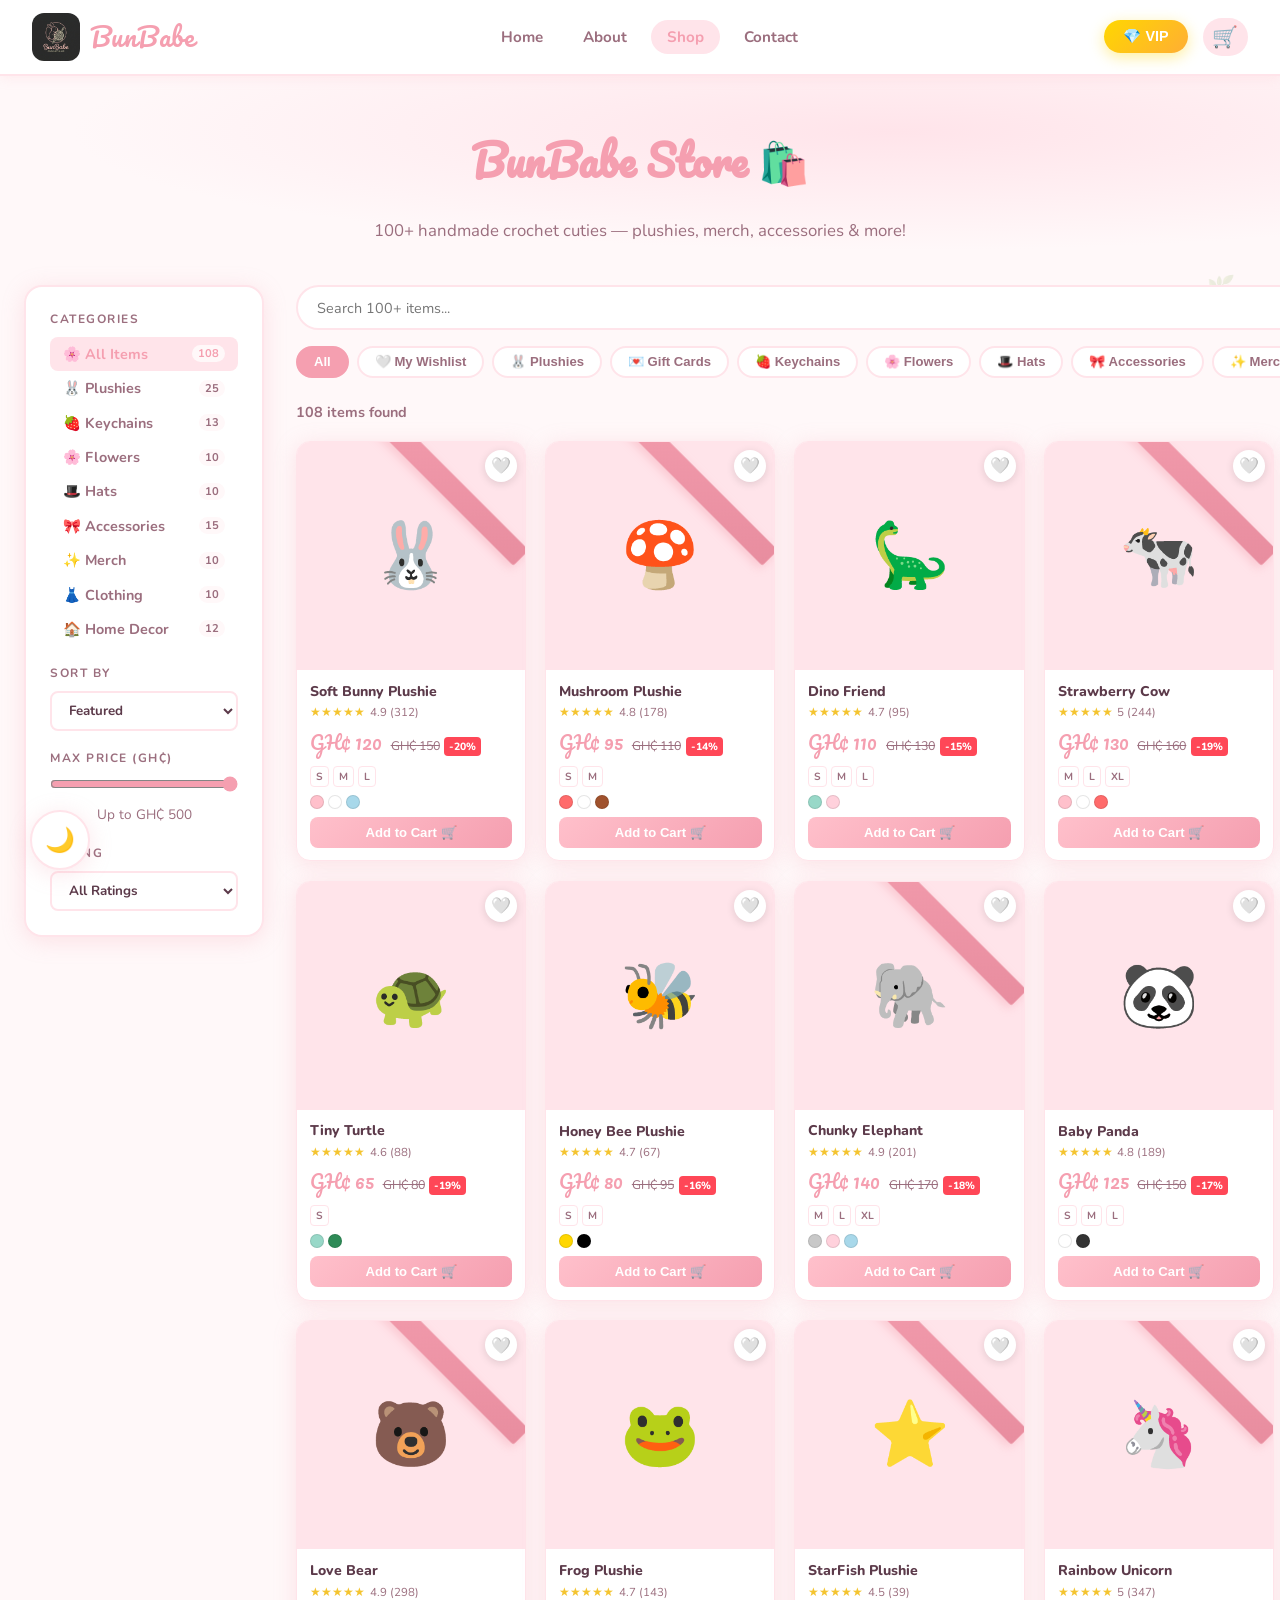
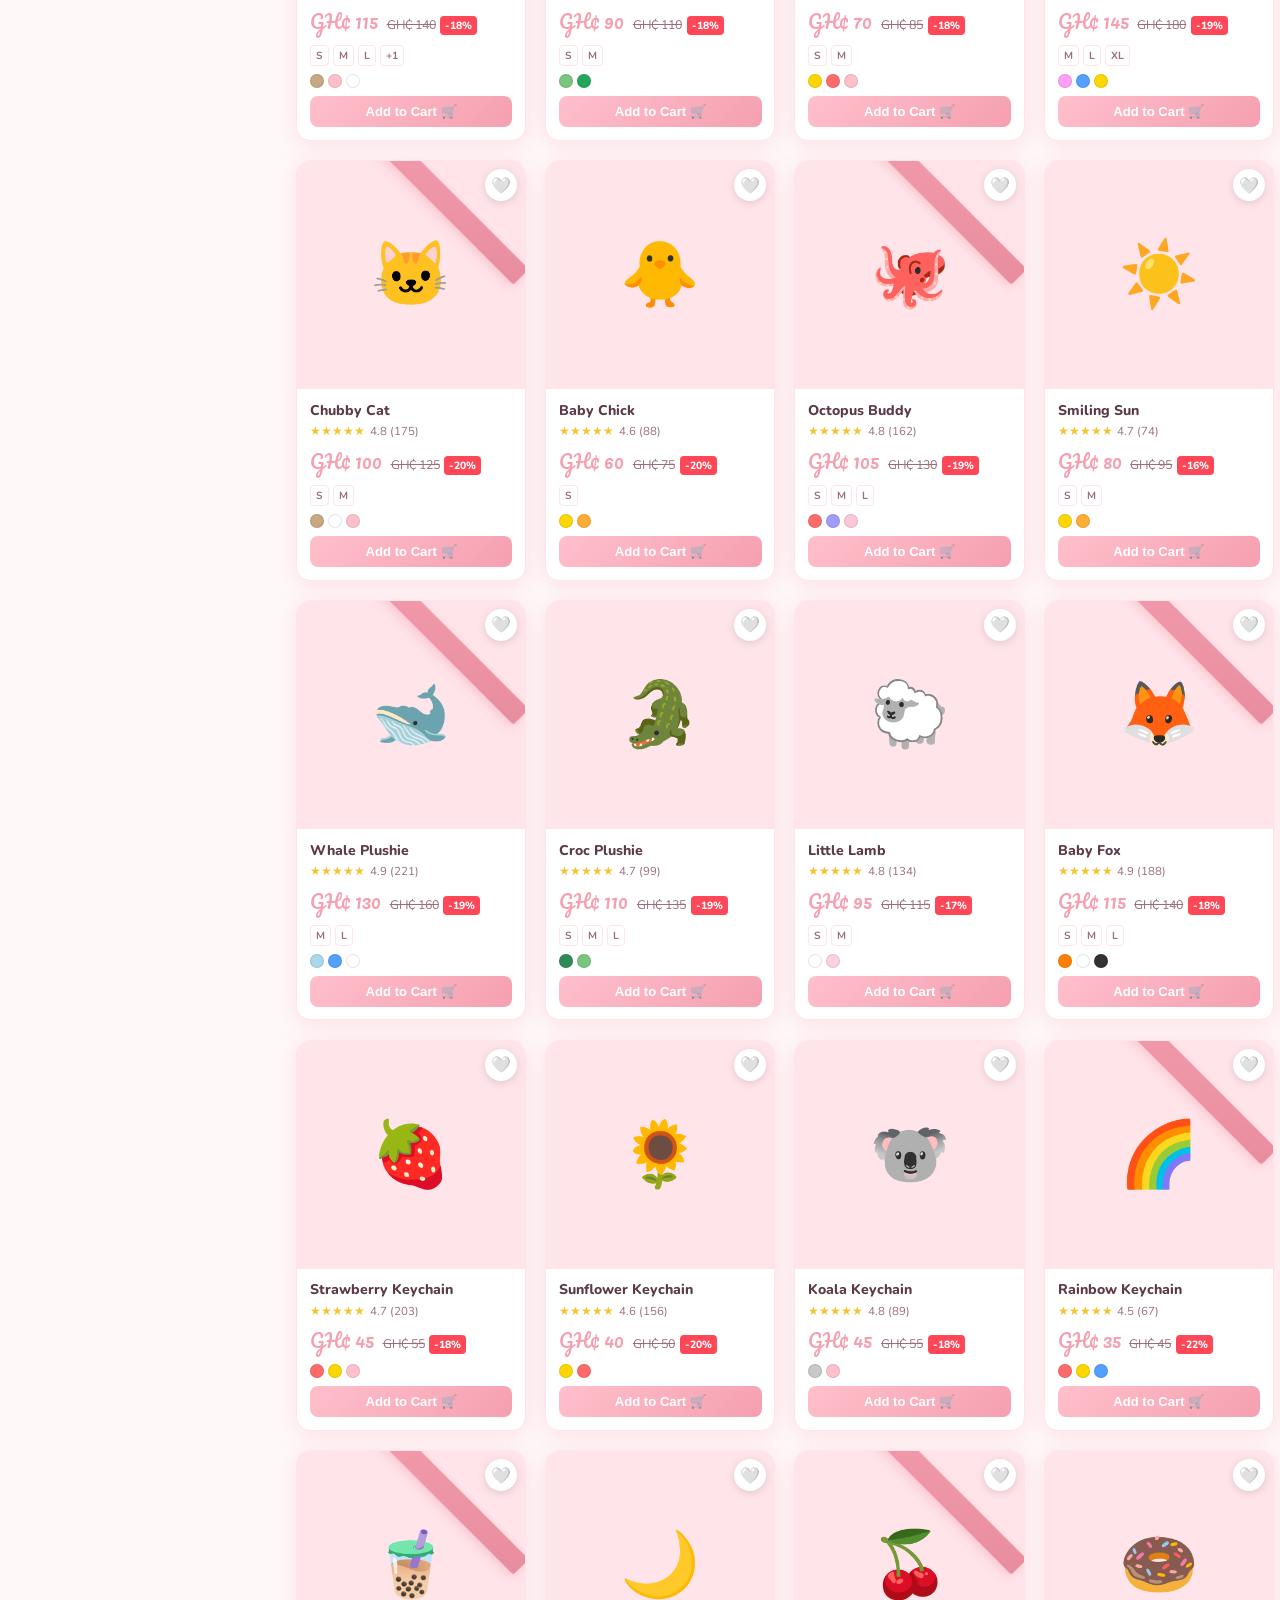
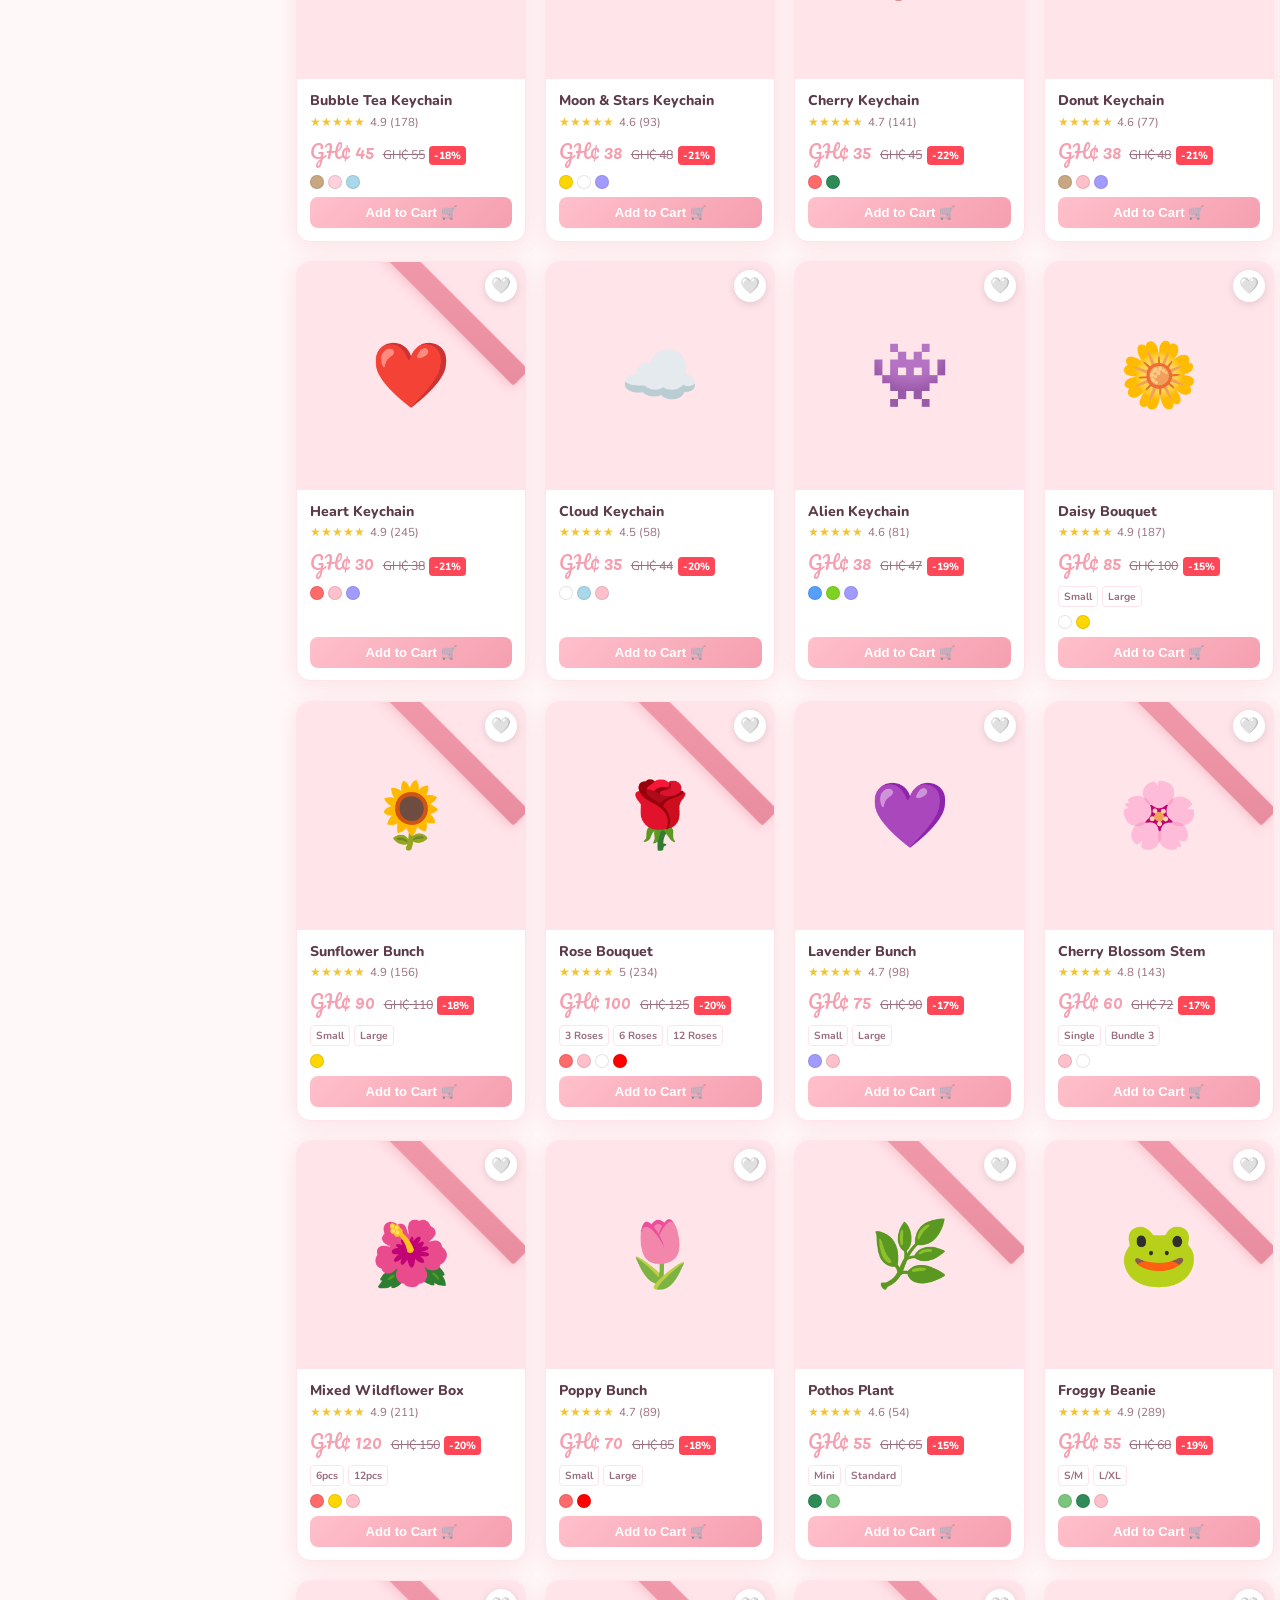
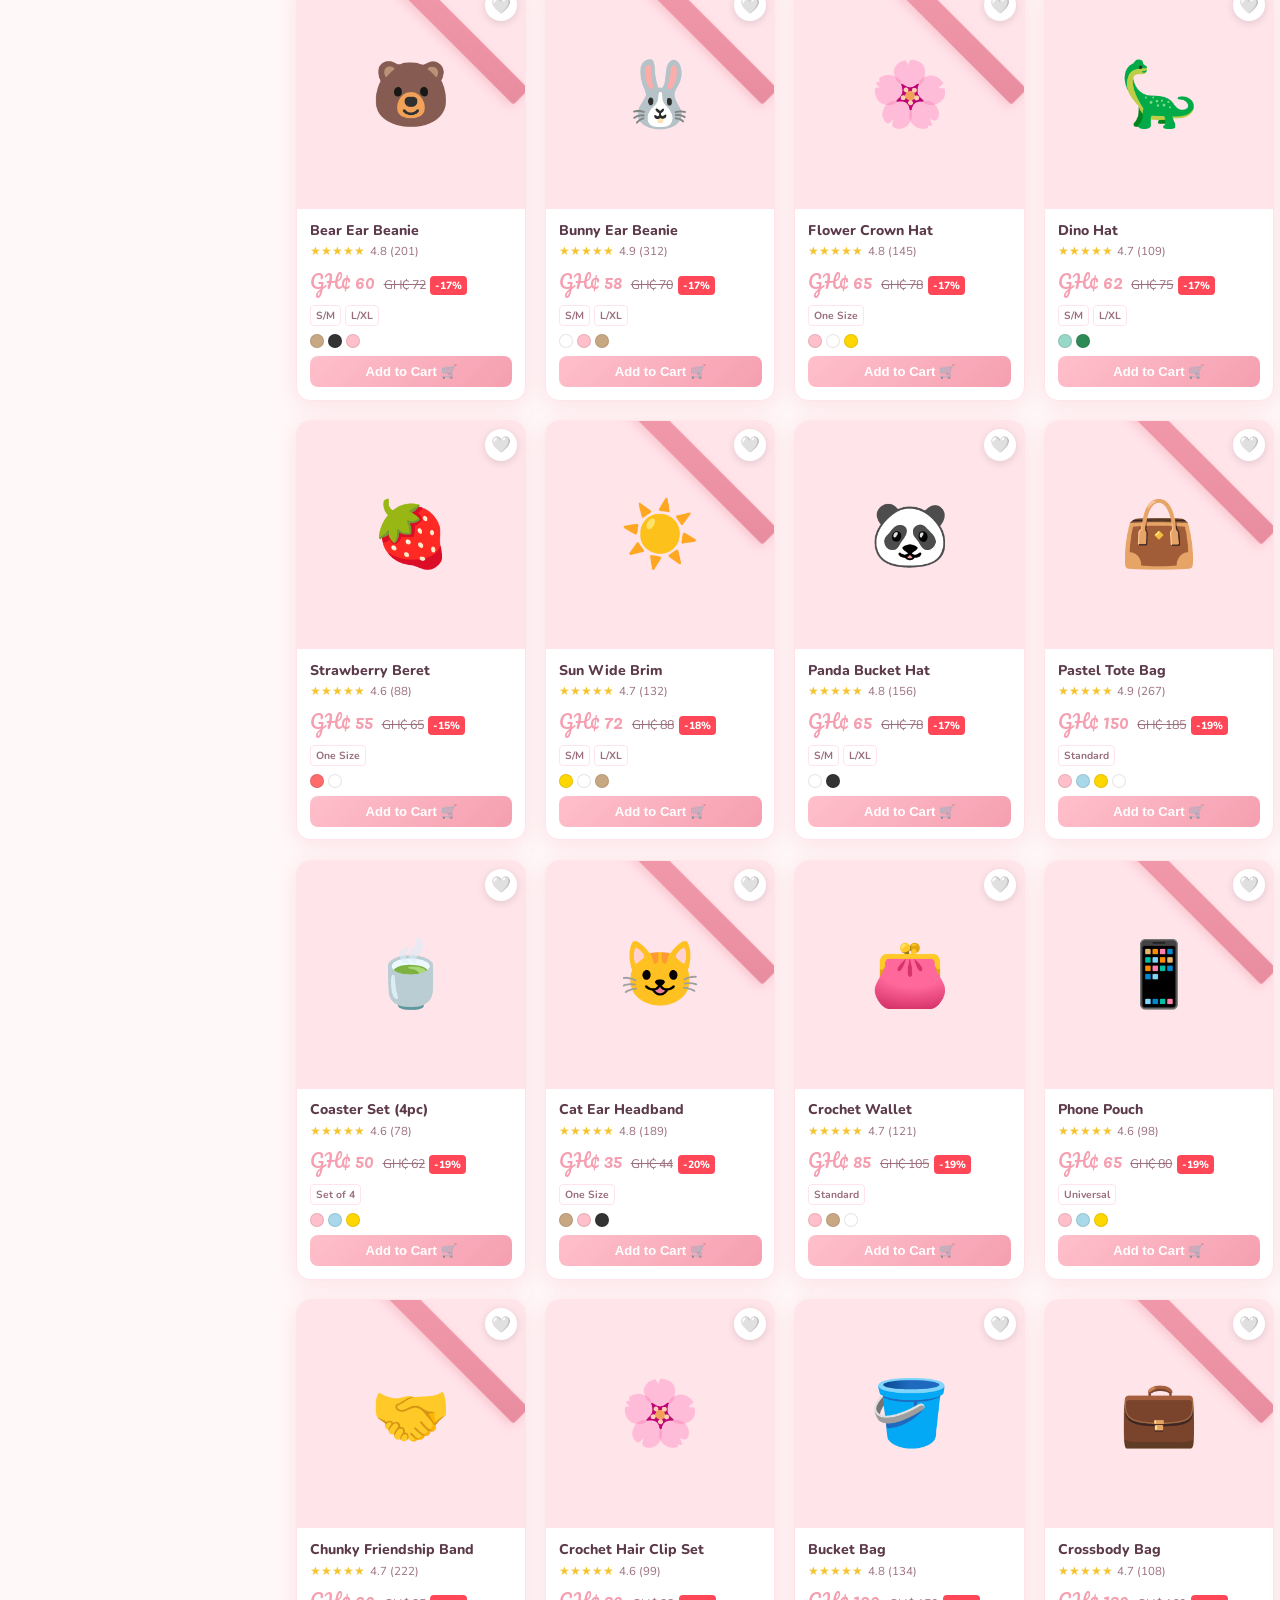
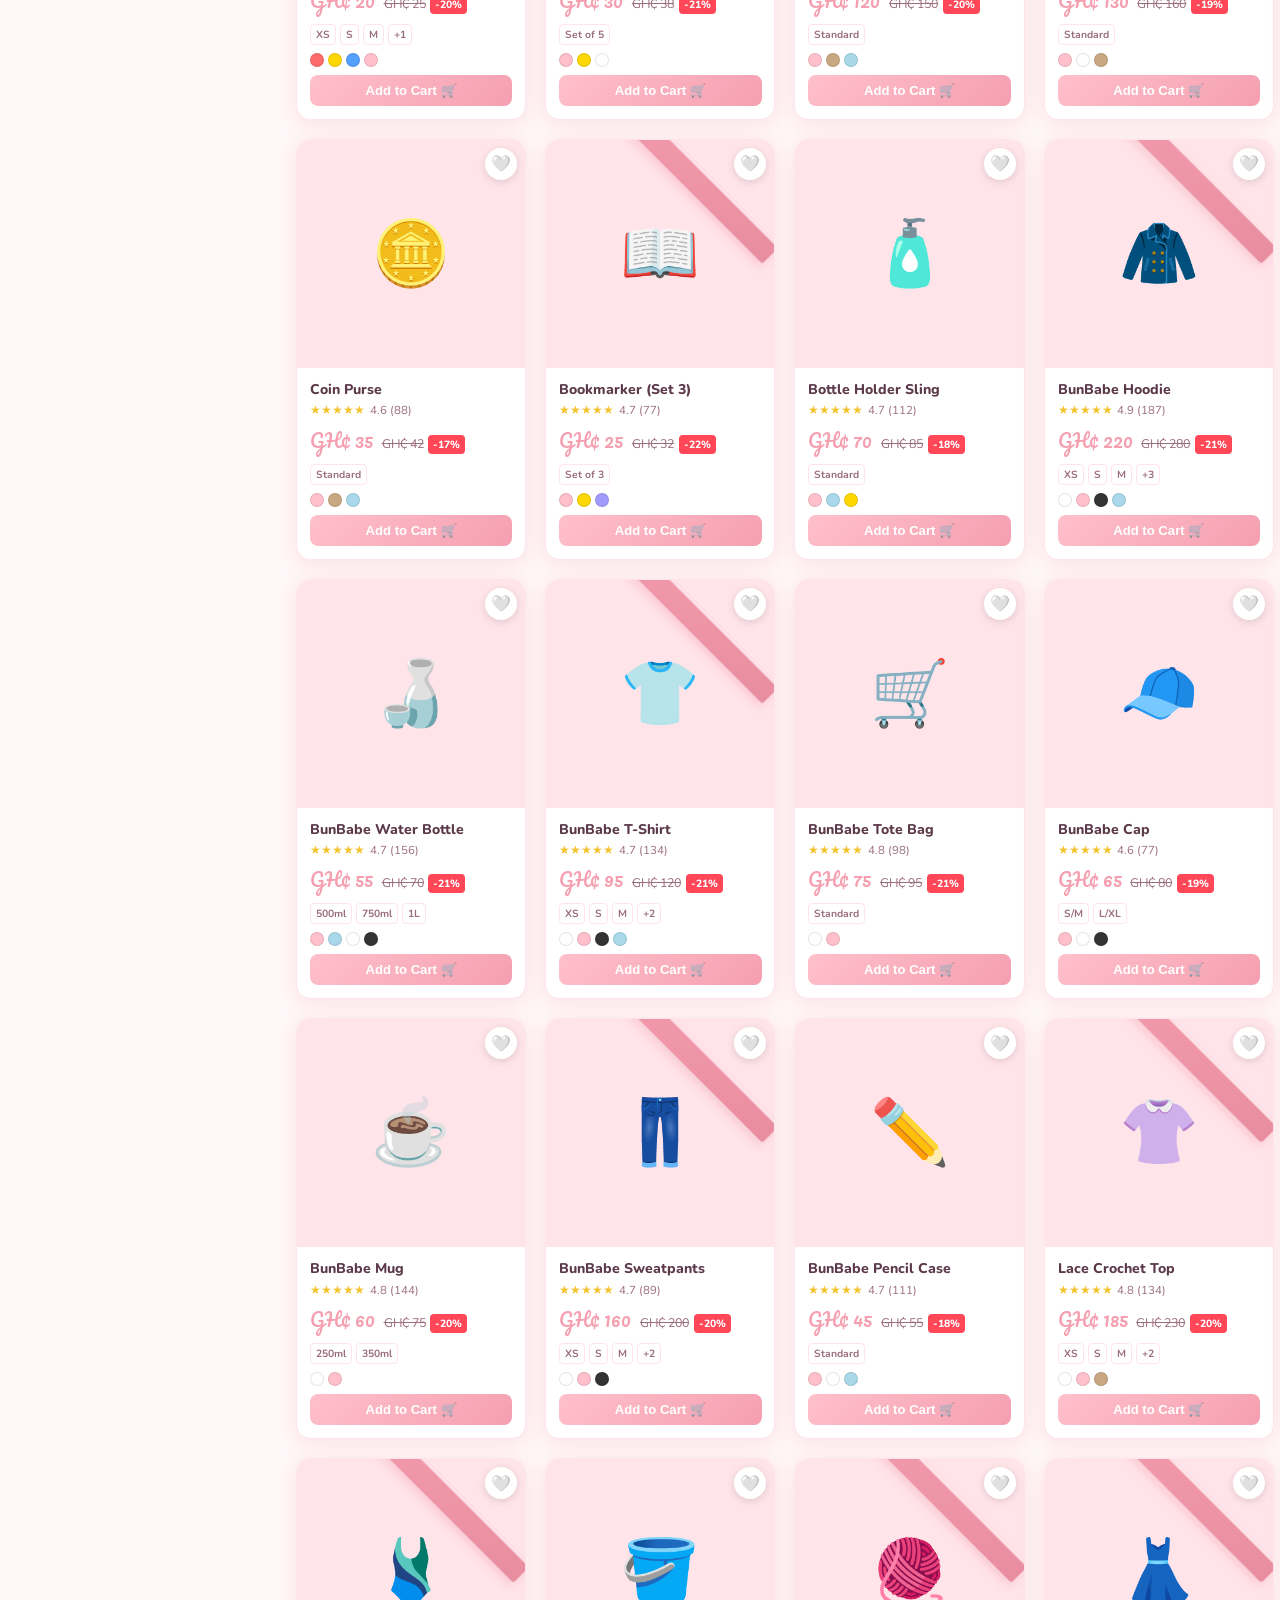
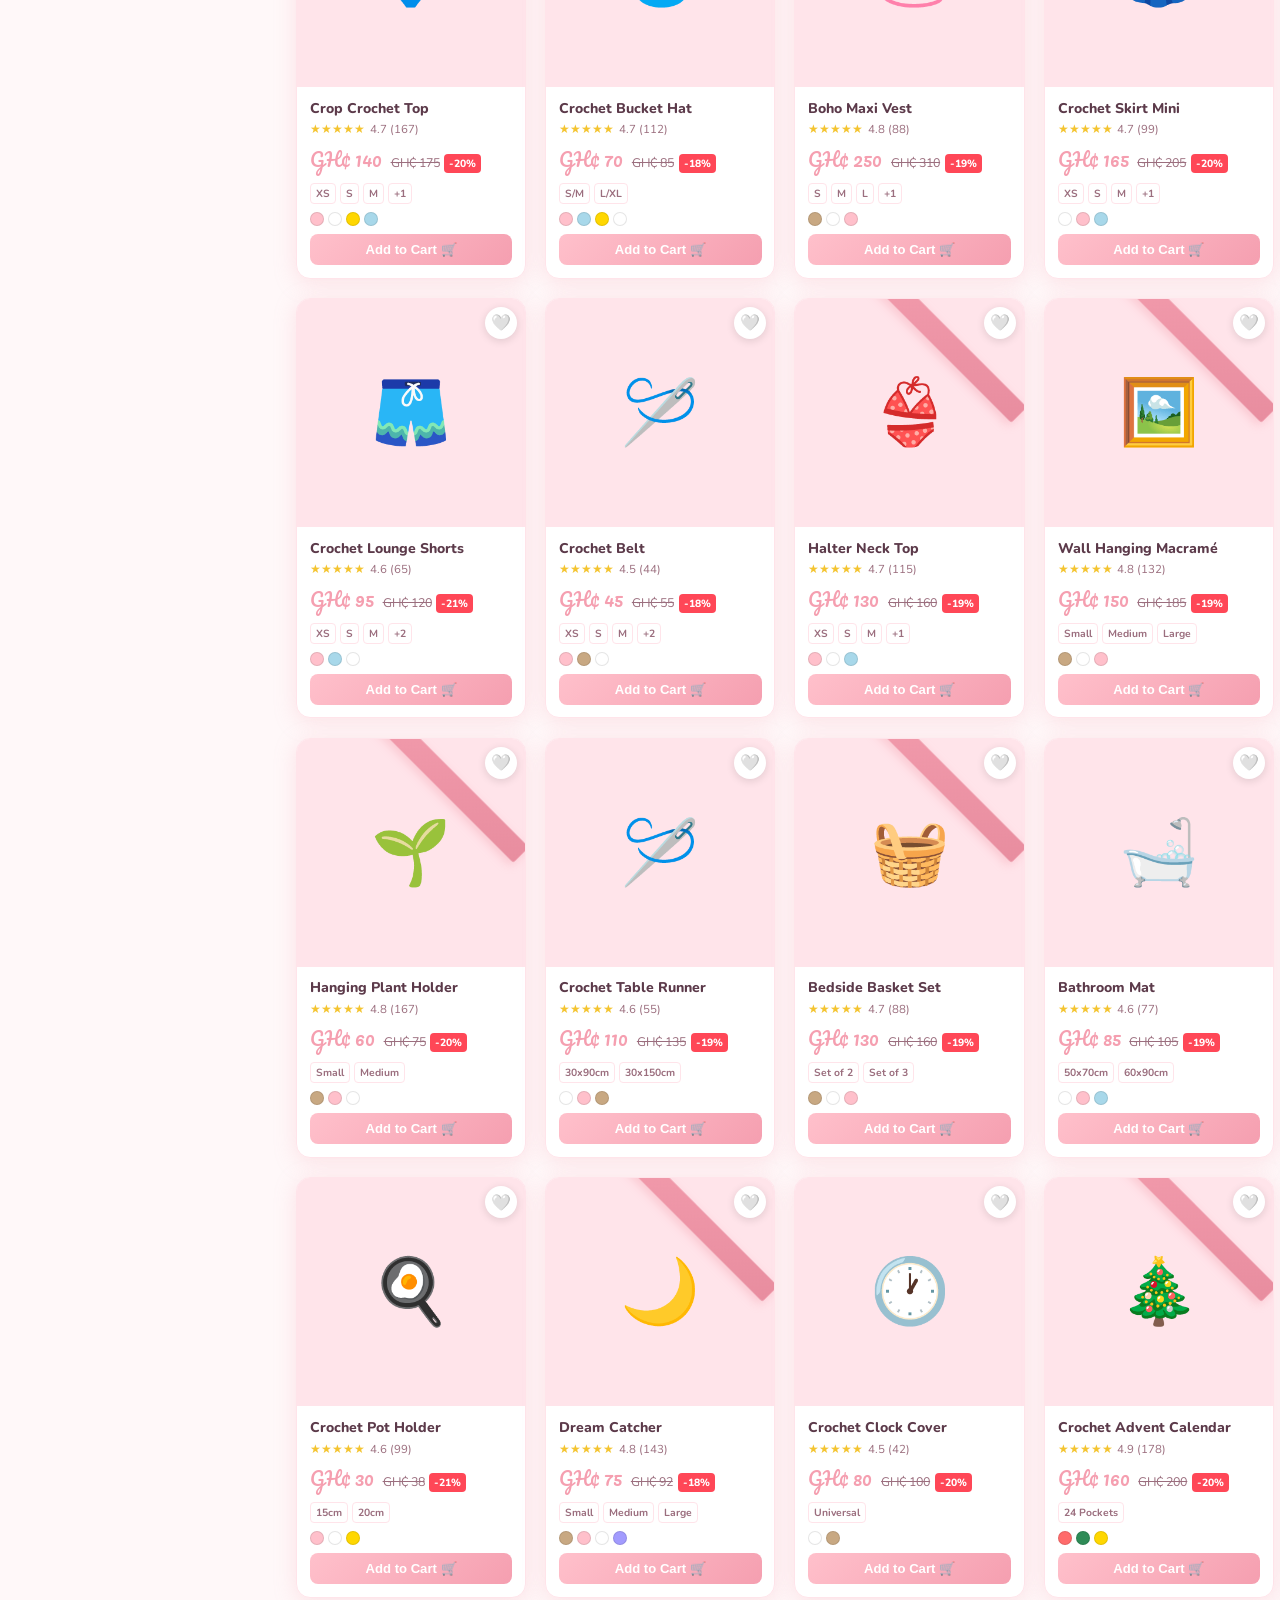
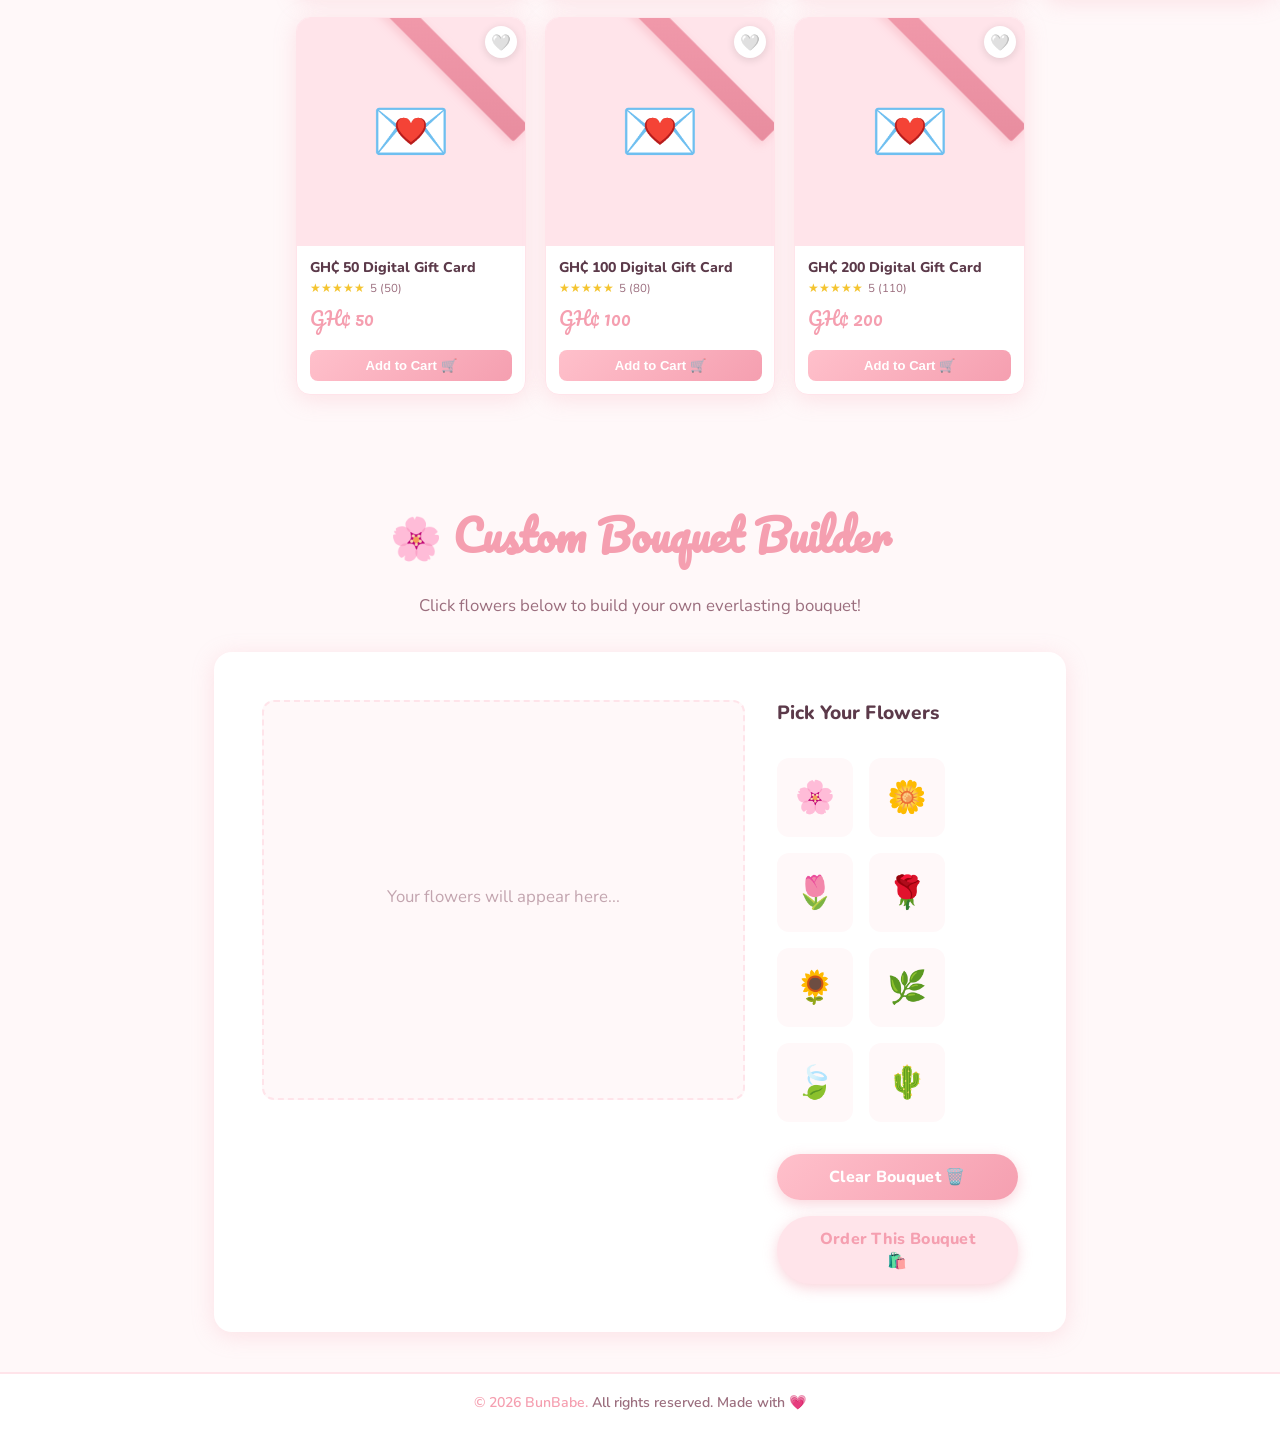
<file: shop.html>
<!DOCTYPE html>
<html lang="en">

<head>
    <meta charset="UTF-8" />
    <meta name="viewport" content="width=device-width, initial-scale=1.0" />
    <title>Shop – BunBabe 🧶</title>
    <meta name="description"
        content="Browse BunBabe's massive handmade crochet collection – 100+ plushies, keychains, flowers, hats, hoodies, bags and more!" />
    <link rel="icon" type="image/png" href="logo.png" />
    <link rel="manifest" href="manifest.json" />
    <link rel="stylesheet" href="style.css" />
    <style>
        /* ── Shop Hero ── */
        .shop-hero {
            background: radial-gradient(ellipse at 70% 30%, #ffe4ea 0%, var(--cream) 65%);
            padding: 3rem 1.5rem 1rem;
            text-align: center;
        }
        .shop-hero p { font-size: 1.05rem; margin-top: 0.3rem; }

        /* ── Filter Sidebar + Grid Layout ── */
        .shop-layout {
            display: grid;
            grid-template-columns: 240px 1fr;
            gap: 2rem;
            max-width: 1300px;
            margin: 0 auto;
            padding: 1.5rem 1.5rem 4rem;
        }
        @media (max-width: 768px) {
            .shop-layout { grid-template-columns: 1fr; }
            .sidebar { display: none; }
        }

        /* ── Sidebar ── */
        .sidebar {
            background: var(--white);
            border: 2px solid var(--pink-light);
            border-radius: var(--radius);
            padding: 1.5rem;
            box-shadow: var(--shadow);
            height: fit-content;
            position: sticky;
            top: 80px;
        }
        .sidebar h4 {
            font-size: 0.75rem;
            text-transform: uppercase;
            letter-spacing: 1.5px;
            color: var(--text-light);
            margin: 1.2rem 0 0.6rem;
        }
        .sidebar h4:first-child { margin-top: 0; }
        .cat-link {
            display: flex;
            align-items: center;
            gap: 0.5rem;
            padding: 0.45rem 0.8rem;
            border-radius: 8px;
            font-size: 0.9rem;
            font-weight: 700;
            color: var(--text-light);
            cursor: pointer;
            text-decoration: none;
            transition: background 0.2s;
        }
        .cat-link:hover, .cat-link.active {
            background: var(--pink-light);
            color: var(--pink-dark);
        }
        .cat-count {
            margin-left: auto;
            background: var(--cream);
            font-size: 0.7rem;
            padding: 1px 6px;
            border-radius: 20px;
        }
        .price-range {
            width: 100%;
            accent-color: var(--pink-dark);
        }
        .sort-select {
            width: 100%;
            padding: 0.5rem 0.8rem;
            border: 2px solid var(--pink-light);
            border-radius: 8px;
            font-family: inherit;
            font-weight: 700;
            color: var(--text);
            background: var(--white);
        }

        /* ── Products Area ── */
        .products-area { flex: 1; }
        .products-topbar {
            display: flex;
            justify-content: space-between;
            align-items: center;
            margin-bottom: 1.2rem;
            flex-wrap: wrap;
            gap: 0.8rem;
        }
        .products-count { font-size: 0.9rem; color: var(--text-light); font-weight: 700; }

        /* ── Temu-Style Grid ── */
        .products-grid {
            display: grid;
            grid-template-columns: repeat(auto-fill, minmax(200px, 1fr));
            gap: 1.2rem;
        }

        /* ── Product Card ── */
        .product-card {
            background: var(--white);
            border: 1.5px solid var(--pink-light);
            border-radius: 14px;
            overflow: hidden;
            box-shadow: var(--shadow);
            transition: transform 0.22s, box-shadow 0.22s;
            position: relative;
            cursor: pointer;
            display: flex;
            flex-direction: column;
        }
        .product-card:hover {
            transform: translateY(-5px);
            box-shadow: 0 12px 35px rgba(245, 159, 176, 0.35);
        }
        .product-img {
            width: 100%;
            aspect-ratio: 1;
            background: var(--pink-light);
            display: flex;
            align-items: center;
            justify-content: center;
            font-size: 4rem;
            position: relative;
            overflow: hidden;
            transition: transform 0.3s;
        }
        .product-card:hover .product-img { transform: scale(1.05); }
        .product-body { padding: 0.8rem; flex: 1; display: flex; flex-direction: column; }
        .product-name {
            font-size: 0.88rem;
            font-weight: 800;
            color: var(--text);
            margin-bottom: 0.2rem;
            line-height: 1.3;
        }

        /* ── Ratings ── */
        .product-rating {
            display: flex;
            align-items: center;
            gap: 0.3rem;
            margin-bottom: 0.4rem;
        }
        .stars { color: #f4c430; font-size: 0.75rem; }
        .rating-count { font-size: 0.72rem; color: var(--text-light); }

        /* ── Pricing ── */
        .product-pricing { margin-bottom: 0.5rem; }
        .price-now {
            font-family: 'Pacifico', cursive;
            font-size: 1.1rem;
            color: var(--pink-dark);
        }
        .price-was {
            font-size: 0.78rem;
            color: var(--text-light);
            text-decoration: line-through;
            margin-left: 0.3rem;
        }
        .discount-tag {
            display: inline-block;
            background: #ff4757;
            color: white;
            font-size: 0.65rem;
            font-weight: 800;
            padding: 2px 5px;
            border-radius: 4px;
            margin-left: 0.3rem;
        }

        /* ── Sizes Preview ── */
        .size-pills {
            display: flex;
            flex-wrap: wrap;
            gap: 0.25rem;
            margin-bottom: 0.5rem;
        }
        .size-pill {
            font-size: 0.65rem;
            font-weight: 700;
            border: 1px solid var(--pink-light);
            border-radius: 4px;
            padding: 2px 5px;
            color: var(--text-light);
        }

        /* ── Color Swatches ── */
        .color-swatches {
            display: flex;
            gap: 0.25rem;
            margin-bottom: 0.5rem;
        }
        .color-swatch {
            width: 14px;
            height: 14px;
            border-radius: 50%;
            border: 1.5px solid rgba(0,0,0,0.1);
        }

        /* ── Stock Tag ── */
        .stock-tag {
            font-size: 0.68rem;
            font-weight: 700;
            padding: 2px 7px;
            border-radius: 4px;
            display: inline-block;
        }
        .stock-in { background: #e6f7ed; color: #2e7d32; }
        .stock-low { background: #fff4e5; color: #ed6c02; }

        /* ── Wishlist Btn ── */
        .wishlist-btn {
            position: absolute;
            top: 8px;
            right: 8px;
            background: white;
            border: none;
            border-radius: 50%;
            width: 32px;
            height: 32px;
            display: flex;
            align-items: center;
            justify-content: center;
            cursor: pointer;
            font-size: 1rem;
            box-shadow: 0 2px 8px rgba(0,0,0,0.12);
            transition: transform 0.2s;
            z-index: 5;
        }
        .wishlist-btn:hover { transform: scale(1.2); }
        .wishlist-btn.active { color: #ff4757; }

        /* ── Ribbon ── */
        .ribbon {
            position: absolute;
            top: 12px;
            left: 0;
            background: linear-gradient(135deg, var(--pink-dark), #e88d9f);
            color: white;
            padding: 3px 10px 3px 8px;
            font-size: 0.65rem;
            font-weight: 800;
            z-index: 10;
            text-transform: uppercase;
            letter-spacing: 1px;
            border-radius: 0 4px 4px 0;
        }

        /* ── Add to Cart ── */
        .add-cart-btn {
            width: 100%;
            padding: 0.5rem;
            background: linear-gradient(135deg, var(--pink), var(--pink-dark));
            color: white;
            border: none;
            border-radius: 8px;
            font-weight: 800;
            font-size: 0.82rem;
            cursor: pointer;
            margin-top: auto;
            transition: opacity 0.2s;
        }
        .add-cart-btn:hover { opacity: 0.9; }

        /* ── Search bar top ── */
        .search-bar-top {
            display: flex;
            gap: 0.8rem;
            margin-bottom: 1rem;
            flex-wrap: wrap;
        }
        .search-bar-top input {
            flex: 1;
            padding: 0.65rem 1.2rem;
            border: 2px solid var(--pink-light);
            border-radius: 50px;
            font-family: inherit;
            font-size: 0.9rem;
            min-width: 180px;
        }
        .search-bar-top input:focus { outline: none; border-color: var(--pink-dark); }

        /* ── Filter Tabs (Mobile) ── */
        .filter-tabs {
            display: flex;
            gap: 0.5rem;
            overflow-x: auto;
            padding-bottom: 0.5rem;
            margin-bottom: 1rem;
            scrollbar-width: none;
        }
        .filter-tabs::-webkit-scrollbar { display: none; }
        .filter-tab {
            white-space: nowrap;
            padding: 0.4rem 1rem;
            border-radius: 50px;
            border: 2px solid var(--pink-light);
            background: var(--white);
            font-weight: 700;
            font-size: 0.82rem;
            color: var(--text-light);
            cursor: pointer;
            transition: all 0.2s;
        }
        .filter-tab.active, .filter-tab:hover {
            background: var(--pink-dark);
            color: white;
            border-color: var(--pink-dark);
        }

        /* ── Modal ── */
        .modal-overlay {
            position: fixed; top: 0; left: 0; right: 0; bottom: 0;
            background: rgba(92, 58, 74, 0.5);
            backdrop-filter: blur(6px);
            display: none; align-items: center; justify-content: center; z-index: 1000;
        }
        .modal-content {
            background: var(--white);
            padding: 2.5rem;
            border-radius: var(--radius);
            max-width: 550px;
            width: 95%;
            position: relative;
            box-shadow: 0 20px 60px rgba(0,0,0,0.15);
            max-height: 90vh;
            overflow-y: auto;
        }
        .modal-close {
            position: absolute; top: 15px; right: 15px;
            font-size: 1.5rem; cursor: pointer; color: var(--text-light);
        }
        .modal-emoji { font-size: 5rem; text-align: center; margin-bottom: 1rem; }
        .modal-sizes { display: flex; gap: 0.5rem; flex-wrap: wrap; margin: 0.8rem 0; }
        .modal-size-btn {
            padding: 0.4rem 1rem;
            border: 2px solid var(--pink-light);
            border-radius: 8px;
            cursor: pointer;
            font-weight: 700;
            font-size: 0.85rem;
            background: var(--white);
            color: var(--text);
            transition: all 0.2s;
        }
        .modal-size-btn.selected, .modal-size-btn:hover {
            border-color: var(--pink-dark);
            background: var(--pink-light);
            color: var(--pink-dark);
        }
        .modal-colors { display: flex; gap: 0.6rem; flex-wrap: wrap; margin: 0.8rem 0; }
        .modal-color-btn {
            width: 28px; height: 28px;
            border-radius: 50%;
            border: 3px solid transparent;
            cursor: pointer;
            transition: transform 0.2s;
        }
        .modal-color-btn.selected { border-color: var(--pink-dark); transform: scale(1.2); }

        /* ── No results ── */
        .no-results {
            text-align: center;
            padding: 4rem 2rem;
            grid-column: 1/-1;
        }

        /* ── Toast Notification ── */
        #toast {
            visibility: hidden;
            min-width: 250px;
            background-color: var(--pink-dark);
            color: #fff;
            text-align: center;
            border-radius: 12px;
            padding: 16px;
            position: fixed;
            z-index: 1000;
            left: 50%;
            bottom: 30px;
            transform: translateX(-50%);
            font-size: 0.9rem;
            font-weight: 700;
            box-shadow: 0 4px 15px rgba(0,0,0,0.2);
            opacity: 0;
            transition: opacity 0.3s, bottom 0.3s, visibility 0.3s;
        }
        #toast.show {
            visibility: visible;
            bottom: 50px;
            opacity: 1;
        }

        /* ── VIP Modal ── */
        .user-actions {
            display: flex;
            align-items: center;
            gap: 15px;
        }
        .vip-btn {
            background: linear-gradient(135deg, #ffd700, #ffae34);
            color: #fff;
            border: none;
            padding: 0.5rem 1.2rem;
            border-radius: 20px;
            font-family: 'Inter', sans-serif;
            font-weight: 800;
            font-size: 0.9rem;
            cursor: pointer;
            box-shadow: 0 4px 15px rgba(255, 215, 0, 0.4);
            animation: gold-pulse 2s infinite;
            transition: all 0.2s;
        }
        .vip-btn:hover { transform: scale(1.05); }
        @keyframes gold-pulse {
            0% { box-shadow: 0 0 0 0 rgba(255, 215, 0, 0.5); }
            70% { box-shadow: 0 0 0 10px rgba(255, 215, 0, 0); }
            100% { box-shadow: 0 0 0 0 rgba(255, 215, 0, 0); }
        }
        .vip-card { text-align: center; padding: 1.5rem 0; }
        .vip-coin { font-size: 4rem; margin-bottom: 0.5rem; filter: drop-shadow(0 10px 20px rgba(255,215,0,0.5)); }
        .vip-title { font-family: 'Pacifico', cursive; font-size: 2rem; color: var(--pink-dark); }
        .vip-points { font-size: 2.8rem; font-weight: 900; color: #ffae34; margin: 0.5rem 0; }
        .vip-progress-bg { width: 100%; height: 16px; background: var(--pink-light); border-radius: 10px; margin: 1.5rem 0; overflow: hidden; }
        .vip-progress-fill { height: 100%; background: linear-gradient(90deg, #ffd700, #ff8c00); width: 45%; border-radius: 10px; transition: width 1s ease-out; }
        .vip-message { font-size: 0.95rem; font-weight: 700; color: var(--text-light); }
    </style>
</head>

<body>
    <nav>
        <a href="index.html" class="nav-logo">
            <img src="logo.png" alt="BunBabe Logo">
            BunBabe
        </a>
        <ul class="nav-links">
            <li><a href="index.html">Home</a></li>
            <li><a href="about.html">About</a></li>
            <li><a href="shop.html" class="active">Shop</a></li>
            <li><a href="contact.html">Contact</a></li>
        </ul>
        <div class="user-actions">
            <button class="vip-btn" onclick="openVipModal()">💎 VIP</button>
            <a class="nav-cart" onclick="toggleCart()">
                🛒 <span class="cart-badge">0</span>
            </a>
        </div>
    </nav>

    <main>
        <section class="shop-hero">
            <h2>BunBabe Store 🛍️</h2>
            <p>100+ handmade crochet cuties — plushies, merch, accessories & more!</p>
        </section>

        <div class="shop-layout">
            <!-- ── Sidebar ── -->
            <aside class="sidebar">
                <h4>Categories</h4>
                <a class="cat-link active" onclick="setCategory('all', this)">🌸 All Items <span class="cat-count" id="cnt-all">0</span></a>
                <a class="cat-link" onclick="setCategory('plushie', this)">🐰 Plushies <span class="cat-count" id="cnt-plushie">0</span></a>
                <a class="cat-link" onclick="setCategory('keychain', this)">🍓 Keychains <span class="cat-count" id="cnt-keychain">0</span></a>
                <a class="cat-link" onclick="setCategory('flower', this)">🌸 Flowers <span class="cat-count" id="cnt-flower">0</span></a>
                <a class="cat-link" onclick="setCategory('hat', this)">🎩 Hats <span class="cat-count" id="cnt-hat">0</span></a>
                <a class="cat-link" onclick="setCategory('accessory', this)">🎀 Accessories <span class="cat-count" id="cnt-accessory">0</span></a>
                <a class="cat-link" onclick="setCategory('merch', this)">✨ Merch <span class="cat-count" id="cnt-merch">0</span></a>
                <a class="cat-link" onclick="setCategory('clothing', this)">👗 Clothing <span class="cat-count" id="cnt-clothing">0</span></a>
                <a class="cat-link" onclick="setCategory('home', this)">🏠 Home Decor <span class="cat-count" id="cnt-home">0</span></a>

                <h4>Sort By</h4>
                <select class="sort-select" onchange="sortProducts(this.value)">
                    <option value="default">Featured</option>
                    <option value="price-asc">Price: Low to High</option>
                    <option value="price-desc">Price: High to Low</option>
                    <option value="rating">Top Rated</option>
                    <option value="newest">Newest First</option>
                </select>

                <h4>Max Price (GH₵)</h4>
                <input type="range" class="price-range" min="15" max="500" value="500" id="priceRange"
                    oninput="document.getElementById('priceVal').innerText = this.value; filterProducts()">
                <p style="font-size:0.85rem; text-align:center; margin-top:0.3rem;">Up to GH₵ <span id="priceVal">500</span></p>

                <h4>Rating</h4>
                <select class="sort-select" onchange="minRating = parseFloat(this.value); filterProducts()">
                    <option value="0">All Ratings</option>
                    <option value="4">⭐ 4+ Stars</option>
                    <option value="4.5">⭐ 4.5+ Stars</option>
                </select>
            </aside>

            <!-- ── Products Area ── -->
            <div class="products-area">
                <!-- Search + Filter Tabs -->
                <div class="search-bar-top">
                    <input type="text" id="shopSearch" placeholder="Search 100+ items..." oninput="filterProducts()">
                </div>
                <div class="filter-tabs" id="filterTabs">
                    <button class="filter-tab active" onclick="setCategory('all', this)">All</button>
                    <button class="filter-tab" onclick="setCategory('wishlist', this)">🤍 My Wishlist</button>
                    <button class="filter-tab" onclick="setCategory('plushie', this)">🐰 Plushies</button>
                    <button class="filter-tab" onclick="setCategory('giftcard', this)">💌 Gift Cards</button>
                    <button class="filter-tab" onclick="setCategory('keychain', this)">🍓 Keychains</button>
                    <button class="filter-tab" onclick="setCategory('flower', this)">🌸 Flowers</button>
                    <button class="filter-tab" onclick="setCategory('hat', this)">🎩 Hats</button>
                    <button class="filter-tab" onclick="setCategory('accessory', this)">🎀 Accessories</button>
                    <button class="filter-tab" onclick="setCategory('merch', this)">✨ Merch</button>
                    <button class="filter-tab" onclick="setCategory('clothing', this)">👗 Clothing</button>
                    <button class="filter-tab" onclick="setCategory('home', this)">🏠 Home</button>
                </div>

                <div class="products-topbar">
                    <span class="products-count" id="resultsCount">Loading...</span>
                </div>

                <div class="products-grid" id="productGrid">
                    <p style="text-align:center; padding:2rem; grid-column:1/-1;">Loading items... 🧶</p>
                </div>
            </div>
        </div>

        <!-- Bouquet Builder -->
        <div class="container" id="bouquetBuilderSection">
            <h2 class="text-center">🌸 Custom Bouquet Builder</h2>
            <p class="text-center">Click flowers below to build your own everlasting bouquet!</p>
            <div class="builder-container">
                <div class="builder-canvas" id="builderCanvas">
                    <p style="text-align:center; margin-top:180px; color:var(--text-light); opacity:0.6;">Your flowers will appear here...</p>
                </div>
                <div class="builder-controls">
                    <h3>Pick Your Flowers</h3>
                    <div class="flower-options">
                        <span class="flower-choice" onclick="addToBouquet('🌸')">🌸</span>
                        <span class="flower-choice" onclick="addToBouquet('🌼')">🌼</span>
                        <span class="flower-choice" onclick="addToBouquet('🌷')">🌷</span>
                        <span class="flower-choice" onclick="addToBouquet('🌹')">🌹</span>
                        <span class="flower-choice" onclick="addToBouquet('🌻')">🌻</span>
                        <span class="flower-choice" onclick="addToBouquet('🌿')">🌿</span>
                        <span class="flower-choice" onclick="addToBouquet('🍃')">🍃</span>
                        <span class="flower-choice" onclick="addToBouquet('🌵')">🌵</span>
                    </div>
                    <button class="btn mt-4" style="width:100%;" onclick="clearBouquet()">Clear Bouquet 🗑️</button>
                    <button class="btn mt-2" style="width:100%; background:var(--pink-light); color:var(--pink-dark);" onclick="alert('Custom bouquet order sent! We will contact you. 💗')">Order This Bouquet 🛍️</button>
                </div>
            </div>
        </div>
    </main>

    <!-- ── Quick View Modal ── -->
    <div id="modalOverlay" class="modal-overlay" onclick="closeModal(event)">
        <div class="modal-content">
            <span class="modal-close" onclick="closeModalDirect()">×</span>
            <div id="modalBody"></div>
        </div>
    </div>

    <!-- ── VIP Modal ── -->
    <div id="vipModalOverlay" class="modal-overlay" onclick="closeVipModal(event)">
        <div class="modal-content" style="max-width:400px;">
            <span class="modal-close" onclick="closeVipModalDirect()">×</span>
            <div class="vip-card">
                <div class="vip-coin">🐰💎</div>
                <div class="vip-title">BunBabe VIP</div>
                <div style="font-size:0.9rem; font-weight:700; color:var(--text-light); text-transform:uppercase;">Your Reward Balance</div>
                <div class="vip-points">1,450</div>
                <div style="font-size:0.85rem; color:var(--text-light);">Bunny Points (BNB)</div>
                <div class="vip-progress-bg">
                    <div class="vip-progress-fill" style="width: 72.5%;"></div>
                </div>
                <div class="vip-message">
                    Only <strong>550 BNB</strong> more until you unlock your next 20% OFF Gold Tier Coupon! 🎁
                </div>
                <button class="action-btn" style="width:100%; margin-top:2rem; padding:1rem;" onclick="closeVipModalDirect()">Keep Shopping</button>
            </div>
        </div>
    </div>

    <!-- ── Toast Notification ── -->
    <div id="toast">Message here</div>

    <footer>
        <span>© 2026 BunBabe.</span> All rights reserved. Made with 💗
    </footer>

    <script>
    // ─── PRODUCT DATABASE (100+ items) ───────────────────────────────────────
    const allProducts = [
      // PLUSHIES
      { id:1,  name:'Soft Bunny Plushie',     emoji:'🐰', cat:'plushie',   price:120, was:150, rating:4.9, reviews:312, sizes:['S','M','L'],        colors:['#ffc0cb','#fff','#a8d8ea'],  badge:'Bestseller', stock:'In Stock', new:false },
      { id:2,  name:'Mushroom Plushie',        emoji:'🍄', cat:'plushie',   price:95,  was:110, rating:4.8, reviews:178, sizes:['S','M'],            colors:['#ff6b6b','#fff','#a0522d'],  badge:'New',        stock:'In Stock', new:true  },
      { id:3,  name:'Dino Friend',             emoji:'🦕', cat:'plushie',   price:110, was:130, rating:4.7, reviews:95,  sizes:['S','M','L'],        colors:['#98d8c8','#ffd1dc'],          badge:null,         stock:'In Stock', new:false },
      { id:4,  name:'Strawberry Cow',          emoji:'🐄', cat:'plushie',   price:130, was:160, rating:5.0, reviews:244, sizes:['M','L','XL'],       colors:['#ffc0cb','#fff','#ff6b6b'],  badge:'Bestseller', stock:'In Stock', new:false },
      { id:5,  name:'Axolotl Friend',          emoji:'🦎', cat:'plushie',   price:110, was:140, rating:4.8, reviews:132, sizes:['S','M'],            colors:['#ffc0cb','#98d8c8'],          badge:'New',        stock:'In Stock', new:true  },
      { id:6,  name:'Tiny Turtle',             emoji:'🐢', cat:'plushie',   price:65,  was:80,  rating:4.6, reviews:88,  sizes:['S'],               colors:['#98d8c8','#2e8b57'],          badge:null,         stock:'In Stock', new:false },
      { id:7,  name:'Honey Bee Plushie',       emoji:'🐝', cat:'plushie',   price:80,  was:95,  rating:4.7, reviews:67,  sizes:['S','M'],            colors:['#ffd700','#000'],              badge:null,         stock:'In Stock', new:false },
      { id:8,  name:'Chunky Elephant',         emoji:'🐘', cat:'plushie',   price:140, was:170, rating:4.9, reviews:201, sizes:['M','L','XL'],       colors:['#c8c8c8','#ffd1dc','#a8d8ea'],badge:'Popular',    stock:'In Stock', new:false },
      { id:9,  name:'Baby Panda',              emoji:'🐼', cat:'plushie',   price:125, was:150, rating:4.8, reviews:189, sizes:['S','M','L'],        colors:['#fff','#333'],                badge:null,         stock:'In Stock', new:false },
      { id:10, name:'Fluffy Ghost',            emoji:'👻', cat:'plushie',   price:75,  was:90,  rating:4.6, reviews:55,  sizes:['S','M'],            colors:['#fff','#ffe4ea'],              badge:'Spooky',     stock:'In Stock', new:true  },
      { id:11, name:'Love Bear',               emoji:'🐻', cat:'plushie',   price:115, was:140, rating:4.9, reviews:298, sizes:['S','M','L','XL'],   colors:['#c8a882','#ffc0cb','#fff'],   badge:'Bestseller', stock:'In Stock', new:false },
      { id:12, name:'Frog Plushie',            emoji:'🐸', cat:'plushie',   price:90,  was:110, rating:4.7, reviews:143, sizes:['S','M'],            colors:['#7bc67e','#26a65b'],          badge:null,         stock:'In Stock', new:false },
      { id:13, name:'StarFish Plushie',        emoji:'⭐', cat:'plushie',   price:70,  was:85,  rating:4.5, reviews:39,  sizes:['S','M'],            colors:['#ffd700','#ff6b6b','#ffc0cb'],badge:'New',        stock:'In Stock', new:true  },
      { id:14, name:'Rainbow Unicorn',         emoji:'🦄', cat:'plushie',   price:145, was:180, rating:5.0, reviews:347, sizes:['M','L','XL'],       colors:['#ff9ff3','#54a0ff','#ffd700'],badge:'Bestseller', stock:'In Stock', new:false },
      { id:15, name:'Puffy Penguin',           emoji:'🐧', cat:'plushie',   price:95,  was:115, rating:4.7, reviews:112, sizes:['S','M','L'],        colors:['#000','#fff','#ffd700'],      badge:null,         stock:'In Stock', new:false },
      { id:16, name:'Chubby Cat',              emoji:'🐱', cat:'plushie',   price:100, was:125, rating:4.8, reviews:175, sizes:['S','M'],            colors:['#c8a882','#fff','#ffc0cb'],   badge:'Popular',    stock:'In Stock', new:false },
      { id:17, name:'Baby Chick',              emoji:'🐥', cat:'plushie',   price:60,  was:75,  rating:4.6, reviews:88,  sizes:['S'],               colors:['#ffd700','#ffae34'],          badge:null,         stock:'In Stock', new:false },
      { id:18, name:'Octopus Buddy',           emoji:'🐙', cat:'plushie',   price:105, was:130, rating:4.8, reviews:162, sizes:['S','M','L'],        colors:['#ff6b6b','#a29bfe','#fdc7d7'],badge:'New',        stock:'In Stock', new:true  },
      { id:19, name:'Smiling Sun',             emoji:'☀️', cat:'plushie',   price:80,  was:95,  rating:4.7, reviews:74,  sizes:['S','M'],            colors:['#ffd700','#ffae34'],          badge:null,         stock:'In Stock', new:false },
      { id:20, name:'Cactus Cutie',            emoji:'🌵', cat:'plushie',   price:75,  was:90,  rating:4.5, reviews:51,  sizes:['S','M'],            colors:['#2e8b57','#7bc67e','#ffc0cb'],badge:null,         stock:'In Stock', new:false },
      { id:21, name:'Whale Plushie',           emoji:'🐋', cat:'plushie',   price:130, was:160, rating:4.9, reviews:221, sizes:['M','L'],            colors:['#a8d8ea','#54a0ff','#fff'],   badge:'Popular',    stock:'In Stock', new:false },
      { id:22, name:'Croc Plushie',            emoji:'🐊', cat:'plushie',   price:110, was:135, rating:4.7, reviews:99,  sizes:['S','M','L'],        colors:['#2e8b57','#7bc67e'],          badge:null,         stock:'In Stock', new:false },
      { id:23, name:'Little Lamb',             emoji:'🐑', cat:'plushie',   price:95,  was:115, rating:4.8, reviews:134, sizes:['S','M'],            colors:['#fff','#ffd1dc'],              badge:null,         stock:'In Stock', new:false },
      { id:24, name:'Baby Fox',                emoji:'🦊', cat:'plushie',   price:115, was:140, rating:4.9, reviews:188, sizes:['S','M','L'],        colors:['#ff7f00','#fff','#333'],       badge:'Bestseller', stock:'In Stock', new:false },
      { id:25, name:'Dumpling Plushie',        emoji:'🥟', cat:'plushie',   price:55,  was:65,  rating:4.6, reviews:43,  sizes:['S'],               colors:['#f5deb3','#fff'],              badge:'New',        stock:'In Stock', new:true  },

      // KEYCHAINS
      { id:26, name:'Strawberry Keychain',     emoji:'🍓', cat:'keychain',  price:45,  was:55,  rating:4.7, reviews:203, sizes:null,                 colors:['#ff6b6b','#ffd700','#ffc0cb'],badge:null,         stock:'In Stock', new:false },
      { id:27, name:'Sunflower Keychain',      emoji:'🌻', cat:'keychain',  price:40,  was:50,  rating:4.6, reviews:156, sizes:null,                 colors:['#ffd700','#ff6b6b'],          badge:null,         stock:'In Stock', new:false },
      { id:28, name:'Koala Keychain',          emoji:'🐨', cat:'keychain',  price:45,  was:55,  rating:4.8, reviews:89,  sizes:null,                 colors:['#c8c8c8','#ffc0cb'],          badge:null,         stock:'In Stock', new:false },
      { id:29, name:'Rainbow Keychain',        emoji:'🌈', cat:'keychain',  price:35,  was:45,  rating:4.5, reviews:67,  sizes:null,                 colors:['#ff6b6b','#ffd700','#54a0ff'],badge:'New',        stock:'In Stock', new:true  },
      { id:30, name:'Ice Cream Keychain',      emoji:'🍦', cat:'keychain',  price:40,  was:50,  rating:4.7, reviews:112, sizes:null,                 colors:['#fff','#ffc0cb','#a8d8ea'],   badge:null,         stock:'In Stock', new:false },
      { id:31, name:'Bubble Tea Keychain',     emoji:'🧋', cat:'keychain',  price:45,  was:55,  rating:4.9, reviews:178, sizes:null,                 colors:['#c8a882','#ffd1dc','#a8d8ea'],badge:'Popular',    stock:'In Stock', new:false },
      { id:32, name:'Moon & Stars Keychain',   emoji:'🌙', cat:'keychain',  price:38,  was:48,  rating:4.6, reviews:93,  sizes:null,                 colors:['#ffd700','#fff','#a29bfe'],   badge:null,         stock:'In Stock', new:false },
      { id:33, name:'Cherry Keychain',         emoji:'🍒', cat:'keychain',  price:35,  was:45,  rating:4.7, reviews:141, sizes:null,                 colors:['#ff6b6b','#2e8b57'],          badge:'Bestseller', stock:'In Stock', new:false },
      { id:34, name:'Donut Keychain',          emoji:'🍩', cat:'keychain',  price:38,  was:48,  rating:4.6, reviews:77,  sizes:null,                 colors:['#c8a882','#ffc0cb','#a29bfe'],badge:null,         stock:'In Stock', new:false },
      { id:35, name:'Avocado Keychain',        emoji:'🥑', cat:'keychain',  price:42,  was:52,  rating:4.8, reviews:133, sizes:null,                 colors:['#2e8b57','#ffd700'],          badge:'New',        stock:'In Stock', new:true  },
      { id:36, name:'Heart Keychain',          emoji:'❤️', cat:'keychain',  price:30,  was:38,  rating:4.9, reviews:245, sizes:null,                 colors:['#ff6b6b','#ffc0cb','#a29bfe'],badge:'Bestseller', stock:'In Stock', new:false },
      { id:37, name:'Cloud Keychain',          emoji:'☁️', cat:'keychain',  price:35,  was:44,  rating:4.5, reviews:58,  sizes:null,                 colors:['#fff','#a8d8ea','#ffc0cb'],   badge:null,         stock:'In Stock', new:false },
      { id:38, name:'Alien Keychain',          emoji:'👾', cat:'keychain',  price:38,  was:47,  rating:4.6, reviews:81, sizes:null,                  colors:['#54a0ff','#7ed321','#a29bfe'],badge:null,         stock:'In Stock', new:false },

      // FLOWERS
      { id:39, name:'Daisy Bouquet',           emoji:'🌼', cat:'flower',    price:85,  was:100, rating:4.9, reviews:187, sizes:['Small','Large'],     colors:['#fff','#ffd700'],              badge:null,         stock:'In Stock', new:false },
      { id:40, name:'Romantic Tulip Single',   emoji:'🌷', cat:'flower',    price:55,  was:68,  rating:4.8, reviews:112, sizes:['Single','Bundle 3'], colors:['#ff6b6b','#ffc0cb','#fff'],   badge:null,         stock:'In Stock', new:false },
      { id:41, name:'Sunflower Bunch',         emoji:'🌻', cat:'flower',    price:90,  was:110, rating:4.9, reviews:156, sizes:['Small','Large'],     colors:['#ffd700'],                     badge:'Popular',    stock:'In Stock', new:false },
      { id:42, name:'Rose Bouquet',            emoji:'🌹', cat:'flower',    price:100, was:125, rating:5.0, reviews:234, sizes:['3 Roses','6 Roses','12 Roses'], colors:['#ff6b6b','#ffc0cb','#fff','#ff0000'], badge:'Bestseller', stock:'In Stock', new:false },
      { id:43, name:'Lavender Bunch',          emoji:'💜', cat:'flower',    price:75,  was:90,  rating:4.7, reviews:98,  sizes:['Small','Large'],     colors:['#a29bfe','#ffc0cb'],          badge:null,         stock:'In Stock', new:false },
      { id:44, name:'Cherry Blossom Stem',     emoji:'🌸', cat:'flower',    price:60,  was:72,  rating:4.8, reviews:143, sizes:['Single','Bundle 3'], colors:['#ffc0cb','#fff'],              badge:'New',        stock:'In Stock', new:true  },
      { id:45, name:'Crochet Succulent',       emoji:'🪴', cat:'flower',    price:40,  was:50,  rating:4.6, reviews:67,  sizes:['Mini','Standard'],   colors:['#2e8b57','#7bc67e'],          badge:null,         stock:'In Stock', new:false },
      { id:46, name:'Mixed Wildflower Box',    emoji:'🌺', cat:'flower',    price:120, was:150, rating:4.9, reviews:211, sizes:['6pcs','12pcs'],      colors:['#ff6b6b','#ffd700','#ffc0cb'],badge:'Elite',      stock:'In Stock', new:false },
      { id:47, name:'Poppy Bunch',             emoji:'🌷', cat:'flower',    price:70,  was:85,  rating:4.7, reviews:89,  sizes:['Small','Large'],     colors:['#ff6b6b','#ff0000'],          badge:null,         stock:'In Stock', new:false },
      { id:48, name:'Pothos Plant',            emoji:'🌿', cat:'flower',    price:55,  was:65,  rating:4.6, reviews:54,  sizes:['Mini','Standard'],   colors:['#2e8b57','#7bc67e'],          badge:'New',        stock:'In Stock', new:true  },

      // HATS
      { id:49, name:'Froggy Beanie',           emoji:'🐸', cat:'hat',       price:55,  was:68,  rating:4.9, reviews:289, sizes:['S/M','L/XL'],        colors:['#7bc67e','#2e8b57','#ffc0cb'],badge:'Popular',    stock:'In Stock', new:false },
      { id:50, name:'Cat Ear Beanie',          emoji:'🐱', cat:'hat',       price:60,  was:72,  rating:4.7, reviews:167, sizes:['S/M','L/XL'],        colors:['#c8a882','#fff','#ffc0cb','#333'], badge:null,    stock:'In Stock', new:false },
      { id:51, name:'Bear Ear Beanie',         emoji:'🐻', cat:'hat',       price:60,  was:72,  rating:4.8, reviews:201, sizes:['S/M','L/XL'],        colors:['#c8a882','#333','#ffc0cb'],   badge:'Popular',    stock:'In Stock', new:false },
      { id:52, name:'Bunny Ear Beanie',        emoji:'🐰', cat:'hat',       price:58,  was:70,  rating:4.9, reviews:312, sizes:['S/M','L/XL'],        colors:['#fff','#ffc0cb','#c8a882'],   badge:'Bestseller', stock:'In Stock', new:false },
      { id:53, name:'Flower Crown Hat',        emoji:'🌸', cat:'hat',       price:65,  was:78,  rating:4.8, reviews:145, sizes:['One Size'],          colors:['#ffc0cb','#fff','#ffd700'],   badge:'New',        stock:'In Stock', new:true  },
      { id:54, name:'Dino Hat',                emoji:'🦕', cat:'hat',       price:62,  was:75,  rating:4.7, reviews:109, sizes:['S/M','L/XL'],        colors:['#98d8c8','#2e8b57'],          badge:null,         stock:'In Stock', new:false },
      { id:55, name:'Shark Bucket Hat',        emoji:'🦈', cat:'hat',       price:68,  was:82,  rating:4.8, reviews:178, sizes:['S/M','L/XL'],        colors:['#54a0ff','#c8c8c8'],          badge:'New',        stock:'In Stock', new:true  },
      { id:56, name:'Strawberry Beret',        emoji:'🍓', cat:'hat',       price:55,  was:65,  rating:4.6, reviews:88,  sizes:['One Size'],          colors:['#ff6b6b','#fff'],              badge:null,         stock:'In Stock', new:false },
      { id:57, name:'Sun Wide Brim',           emoji:'☀️', cat:'hat',       price:72,  was:88,  rating:4.7, reviews:132, sizes:['S/M','L/XL'],        colors:['#ffd700','#fff','#c8a882'],   badge:'Summer',     stock:'In Stock', new:false },
      { id:58, name:'Panda Bucket Hat',        emoji:'🐼', cat:'hat',       price:65,  was:78,  rating:4.8, reviews:156, sizes:['S/M','L/XL'],        colors:['#fff','#333'],                badge:null,         stock:'In Stock', new:false },

      // ACCESSORIES
      { id:59, name:'Pastel Tote Bag',         emoji:'👜', cat:'accessory', price:150, was:185, rating:4.9, reviews:267, sizes:['Standard'],          colors:['#ffc0cb','#a8d8ea','#ffd700','#fff'], badge:'Elite', stock:'In Stock', new:false },
      { id:60, name:'Scrunchie Set (3pc)',      emoji:'🎀', cat:'accessory', price:25,  was:32,  rating:4.7, reviews:312, sizes:['Set of 3'],           colors:['#ffc0cb','#fff','#a8d8ea'],   badge:'Bestseller', stock:'In Stock', new:false },
      { id:61, name:'Coaster Set (4pc)',        emoji:'🍵', cat:'accessory', price:50,  was:62,  rating:4.6, reviews:78,  sizes:['Set of 4'],           colors:['#ffc0cb','#a8d8ea','#ffd700'],badge:null,         stock:'In Stock', new:false },
      { id:62, name:'Cat Ear Headband',         emoji:'😺', cat:'accessory', price:35,  was:44,  rating:4.8, reviews:189, sizes:['One Size'],           colors:['#c8a882','#ffc0cb','#333'],   badge:'Popular',    stock:'In Stock', new:false },
      { id:63, name:'Crochet Wallet',           emoji:'👛', cat:'accessory', price:85,  was:105, rating:4.7, reviews:121, sizes:['Standard'],           colors:['#ffc0cb','#c8a882','#fff'],   badge:null,         stock:'In Stock', new:false },
      { id:64, name:'Phone Pouch',              emoji:'📱', cat:'accessory', price:65,  was:80,  rating:4.6, reviews:98,  sizes:['Universal'],          colors:['#ffc0cb','#a8d8ea','#ffd700'],badge:'New',        stock:'In Stock', new:true  },
      { id:65, name:'Lavender Eye Pillow',      emoji:'😴', cat:'accessory', price:55,  was:68,  rating:4.8, reviews:143, sizes:['One Size'],           colors:['#a29bfe','#ffc0cb'],          badge:null,         stock:'In Stock', new:false },
      { id:66, name:'Chunky Friendship Band',   emoji:'🤝', cat:'accessory', price:20,  was:25,  rating:4.7, reviews:222, sizes:['XS','S','M','L'],     colors:['#ff6b6b','#ffd700','#54a0ff','#ffc0cb'], badge:'Bestseller', stock:'In Stock', new:false },
      { id:67, name:'Crochet Hair Clip Set',    emoji:'🌸', cat:'accessory', price:30,  was:38,  rating:4.6, reviews:99,  sizes:['Set of 5'],           colors:['#ffc0cb','#ffd700','#fff'],   badge:null,         stock:'In Stock', new:false },
      { id:68, name:'Bucket Bag',               emoji:'🪣', cat:'accessory', price:120, was:150, rating:4.8, reviews:134, sizes:['Standard'],           colors:['#ffc0cb','#c8a882','#a8d8ea'],badge:null,         stock:'In Stock', new:false },
      { id:69, name:'Crossbody Bag',            emoji:'💼', cat:'accessory', price:130, was:160, rating:4.7, reviews:108, sizes:['Standard'],           colors:['#ffc0cb','#fff','#c8a882'],   badge:'New',        stock:'In Stock', new:true  },
      { id:70, name:'Market Bag',               emoji:'🛍️', cat:'accessory', price:90,  was:110, rating:4.8, reviews:167, sizes:['Standard'],           colors:['#ffc0cb','#a8d8ea','#ffd700'],badge:'Popular',    stock:'In Stock', new:false },
      { id:71, name:'Coin Purse',               emoji:'🪙', cat:'accessory', price:35,  was:42,  rating:4.6, reviews:88,  sizes:['Standard'],           colors:['#ffc0cb','#c8a882','#a8d8ea'],badge:null,         stock:'In Stock', new:false },
      { id:72, name:'Bookmarker (Set 3)',        emoji:'📖', cat:'accessory', price:25,  was:32,  rating:4.7, reviews:77,  sizes:['Set of 3'],           colors:['#ffc0cb','#ffd700','#a29bfe'],badge:'New',        stock:'In Stock', new:true  },
      { id:73, name:'Bottle Holder Sling',      emoji:'🧴', cat:'accessory', price:70,  was:85,  rating:4.7, reviews:112, sizes:['Standard'],           colors:['#ffc0cb','#a8d8ea','#ffd700'],badge:null,         stock:'In Stock', new:false },

      // MERCH
      { id:74, name:'BunBabe Hoodie',           emoji:'🧥', cat:'merch',     price:220, was:280, rating:4.9, reviews:187, sizes:['XS','S','M','L','XL','XXL'], colors:['#fff','#ffc0cb','#333','#a8d8ea'], badge:'New', stock:'In Stock', new:true },
      { id:75, name:'BunBabe School Bag',       emoji:'🎒', cat:'merch',     price:180, was:225, rating:4.8, reviews:201, sizes:['Standard'],                 colors:['#ffc0cb','#a8d8ea','#333'],    badge:'Elite',      stock:'In Stock', new:false },
      { id:76, name:'BunBabe Water Bottle',     emoji:'🍶', cat:'merch',     price:55,  was:70,  rating:4.7, reviews:156, sizes:['500ml','750ml','1L'],        colors:['#ffc0cb','#a8d8ea','#fff','#333'], badge:null,    stock:'In Stock', new:false },
      { id:77, name:'BunBabe T-Shirt',          emoji:'👕', cat:'merch',     price:95,  was:120, rating:4.7, reviews:134, sizes:['XS','S','M','L','XL'],       colors:['#fff','#ffc0cb','#333','#a8d8ea'], badge:'New',   stock:'In Stock', new:true  },
      { id:78, name:'BunBabe Tote Bag',         emoji:'🛒', cat:'merch',     price:75,  was:95,  rating:4.8, reviews:98,  sizes:['Standard'],                 colors:['#fff','#ffc0cb'],              badge:null,         stock:'In Stock', new:false },
      { id:79, name:'BunBabe Cap',              emoji:'🧢', cat:'merch',     price:65,  was:80,  rating:4.6, reviews:77,  sizes:['S/M','L/XL'],               colors:['#ffc0cb','#fff','#333'],        badge:null,         stock:'In Stock', new:false },
      { id:80, name:'BunBabe Sticker Pack',     emoji:'🩹', cat:'merch',     price:20,  was:25,  rating:4.9, reviews:312, sizes:['10pcs','20pcs'],             colors:null,                            badge:'Bestseller', stock:'In Stock', new:false },
      { id:81, name:'BunBabe Mug',              emoji:'☕', cat:'merch',     price:60,  was:75,  rating:4.8, reviews:144, sizes:['250ml','350ml'],             colors:['#fff','#ffc0cb'],              badge:null,         stock:'In Stock', new:false },
      { id:82, name:'BunBabe Sweatpants',       emoji:'👖', cat:'merch',     price:160, was:200, rating:4.7, reviews:89,  sizes:['XS','S','M','L','XL'],       colors:['#fff','#ffc0cb','#333'],        badge:'New',        stock:'In Stock', new:true  },
      { id:83, name:'BunBabe Pencil Case',      emoji:'✏️', cat:'merch',     price:45,  was:55,  rating:4.7, reviews:111, sizes:['Standard'],                 colors:['#ffc0cb','#fff','#a8d8ea'],    badge:null,         stock:'In Stock', new:false },

      // CLOTHING
      { id:84, name:'Lace Crochet Top',         emoji:'👚', cat:'clothing',  price:185, was:230, rating:4.8, reviews:134, sizes:['XS','S','M','L','XL'],       colors:['#fff','#ffc0cb','#c8a882'],    badge:'Trending',   stock:'In Stock', new:true  },
      { id:85, name:'Crochet Cardigan',         emoji:'🧣', cat:'clothing',  price:280, was:350, rating:4.9, reviews:201, sizes:['XS','S','M','L','XL'],       colors:['#fff','#c8a882','#ffc0cb','#a8d8ea'], badge:'Elite', stock:'In Stock', new:false },
      { id:86, name:'Crop Crochet Top',         emoji:'🩱', cat:'clothing',  price:140, was:175, rating:4.7, reviews:167, sizes:['XS','S','M','L'],            colors:['#ffc0cb','#fff','#ffd700','#a8d8ea'], badge:'New',   stock:'In Stock', new:true  },
      { id:87, name:'Crochet Bucket Hat',       emoji:'🪣', cat:'clothing',  price:70,  was:85,  rating:4.7, reviews:112, sizes:['S/M','L/XL'],               colors:['#ffc0cb','#a8d8ea','#ffd700','#fff'], badge:null,    stock:'In Stock', new:false },
      { id:88, name:'Boho Maxi Vest',           emoji:'🧶', cat:'clothing',  price:250, was:310, rating:4.8, reviews:88,  sizes:['S','M','L','XL'],            colors:['#c8a882','#fff','#ffc0cb'],    badge:'Trending',   stock:'In Stock', new:true  },
      { id:89, name:'Crochet Skirt Mini',       emoji:'👗', cat:'clothing',  price:165, was:205, rating:4.7, reviews:99,  sizes:['XS','S','M','L'],            colors:['#fff','#ffc0cb','#a8d8ea'],    badge:'New',        stock:'In Stock', new:true  },
      { id:90, name:'Stripe Crochet Set',       emoji:'🩲', cat:'clothing',  price:210, was:265, rating:4.8, reviews:78,  sizes:['XS','S','M','L','XL'],       colors:['#fff','#ff6b6b','#54a0ff'],    badge:'New',        stock:'In Stock', new:true  },
      { id:91, name:'Crochet Lounge Shorts',    emoji:'🩳', cat:'clothing',  price:95,  was:120, rating:4.6, reviews:65,  sizes:['XS','S','M','L','XL'],       colors:['#ffc0cb','#a8d8ea','#fff'],    badge:null,         stock:'In Stock', new:false },
      { id:92, name:'Crochet Belt',             emoji:'🪡', cat:'clothing',  price:45,  was:55,  rating:4.5, reviews:44,  sizes:['XS','S','M','L','XL'],       colors:['#ffc0cb','#c8a882','#fff'],    badge:null,         stock:'In Stock', new:false },
      { id:93, name:'Halter Neck Top',          emoji:'👙', cat:'clothing',  price:130, was:160, rating:4.7, reviews:115, sizes:['XS','S','M','L'],            colors:['#ffc0cb','#fff','#a8d8ea'],    badge:'Summer',     stock:'In Stock', new:false },

      // HOME DECOR
      { id:94,  name:'Wall Hanging Macramé',    emoji:'🖼️', cat:'home',      price:150, was:185, rating:4.8, reviews:132, sizes:['Small','Medium','Large'],     colors:['#c8a882','#fff','#ffc0cb'],    badge:'Popular',    stock:'In Stock', new:false },
      { id:95,  name:'Crochet Cushion Cover',   emoji:'🛋️', cat:'home',      price:95,  was:115, rating:4.7, reviews:98,  sizes:['45x45cm','50x50cm'],         colors:['#ffc0cb','#fff','#a8d8ea','#ffd700'], badge:null,    stock:'In Stock', new:false },
      { id:96,  name:'Hanging Plant Holder',    emoji:'🌱', cat:'home',      price:60,  was:75,  rating:4.8, reviews:167, sizes:['Small','Medium'],             colors:['#c8a882','#ffc0cb','#fff'],    badge:'Popular',    stock:'In Stock', new:false },
      { id:97,  name:'Crochet Table Runner',    emoji:'🪡', cat:'home',      price:110, was:135, rating:4.6, reviews:55,  sizes:['30x90cm','30x150cm'],        colors:['#fff','#ffc0cb','#c8a882'],    badge:null,         stock:'In Stock', new:false },
      { id:98,  name:'Bedside Basket Set',      emoji:'🧺', cat:'home',      price:130, was:160, rating:4.7, reviews:88,  sizes:['Set of 2','Set of 3'],        colors:['#c8a882','#fff','#ffc0cb'],    badge:'New',        stock:'In Stock', new:true  },
      { id:99,  name:'Bathroom Mat',            emoji:'🛁', cat:'home',      price:85,  was:105, rating:4.6, reviews:77,  sizes:['50x70cm','60x90cm'],         colors:['#fff','#ffc0cb','#a8d8ea'],    badge:null,         stock:'In Stock', new:false },
      { id:100, name:'Lampshade Cover',         emoji:'💡', cat:'home',      price:90,  was:112, rating:4.7, reviews:66,  sizes:['Small','Medium','Large'],     colors:['#fff','#ffc0cb','#c8a882'],    badge:'New',        stock:'In Stock', new:true  },
      { id:101, name:'Crochet Pot Holder',      emoji:'🍳', cat:'home',      price:30,  was:38,  rating:4.6, reviews:99,  sizes:['15cm','20cm'],               colors:['#ffc0cb','#fff','#ffd700'],    badge:null,         stock:'In Stock', new:false },
      { id:102, name:'Dream Catcher',           emoji:'🌙', cat:'home',      price:75,  was:92,  rating:4.8, reviews:143, sizes:['Small','Medium','Large'],     colors:['#c8a882','#ffc0cb','#fff','#a29bfe'], badge:'Popular', stock:'In Stock', new:false },
      { id:103, name:'Crochet Clock Cover',     emoji:'🕐', cat:'home',      price:80,  was:100, rating:4.5, reviews:42,  sizes:['Universal'],                 colors:['#fff','#c8a882'],              badge:null,         stock:'In Stock', new:false },
      { id:104, name:'Crochet Advent Calendar', emoji:'🎄', cat:'home',      price:160, was:200, rating:4.9, reviews:178, sizes:['24 Pockets'],                colors:['#ff6b6b','#2e8b57','#ffd700'], badge:'Seasonal',   stock:'In Stock', new:true  },
      { id:105, name:'DIY Starter Kit',         emoji:'🎁', cat:'home',      price:95,  was:120, rating:4.9, reviews:221, sizes:['Beginner','Intermediate'],    colors:['#ffc0cb','#a8d8ea'],           badge:'New',        stock:'In Stock', new:true  },

      // GIFT CARDS
      { id:200, name:'GH₵ 50 Digital Gift Card', emoji:'💌', cat:'giftcard', price:50,  was:null, rating:5.0, reviews:50,  sizes:null, colors:null, badge:'Gift', stock:'In Stock', new:true },
      { id:201, name:'GH₵ 100 Digital Gift Card', emoji:'💌', cat:'giftcard', price:100, was:null, rating:5.0, reviews:80,  sizes:null, colors:null, badge:'Popular', stock:'In Stock', new:true },
      { id:202, name:'GH₵ 200 Digital Gift Card', emoji:'💌', cat:'giftcard', price:200, was:null, rating:5.0, reviews:110, sizes:null, colors:null, badge:'VIP', stock:'In Stock', new:true }
    ];

    // ─── STATE ────────────────────────────────────────────────
    let currentCategory = 'all';
    let currentSort = 'default';
    let maxPrice = 500;
    let minRating = 0;
    let wishlist = JSON.parse(localStorage.getItem('bunbabe_wishlist') || '[]');

    // ─── INIT ─────────────────────────────────────────────────
    function initShop() {
        updateCounts();
        filterProducts();
    }

    // ─── COUNT BADGES ─────────────────────────────────────────
    function updateCounts() {
        const cats = ['all','plushie','keychain','flower','hat','accessory','merch','clothing','home'];
        cats.forEach(cat => {
            const el = document.getElementById('cnt-' + cat);
            if (el) el.innerText = cat === 'all' ? allProducts.length : allProducts.filter(p => p.cat === cat).length;
        });
    }

    // ─── SET CATEGORY ─────────────────────────────────────────
    function setCategory(cat, el) {
        currentCategory = cat;
        // Update all active states
        document.querySelectorAll('.cat-link, .filter-tab').forEach(b => b.classList.remove('active'));
        if (el) el.classList.add('active');
        filterProducts();
    }

    // ─── SORT ─────────────────────────────────────────────────
    function sortProducts(val) {
        currentSort = val;
        filterProducts();
    }

    // ─── FILTER + RENDER ──────────────────────────────────────
    function filterProducts() {
        const search = document.getElementById('shopSearch').value.toLowerCase();
        maxPrice = parseInt(document.getElementById('priceRange').value);

        let filtered = allProducts.filter(p => {
            const matchCat = currentCategory === 'all' || p.cat === currentCategory || (currentCategory === 'wishlist' && wishlist.includes(p.id));
            const matchSearch = p.name.toLowerCase().includes(search);
            const matchPrice = p.price <= maxPrice;
            const matchRating = p.rating >= minRating;
            return matchCat && matchSearch && matchPrice && matchRating;
        });

        // Sort
        if (currentSort === 'price-asc') filtered.sort((a,b) => a.price - b.price);
        else if (currentSort === 'price-desc') filtered.sort((a,b) => b.price - a.price);
        else if (currentSort === 'rating') filtered.sort((a,b) => b.rating - a.rating);
        else if (currentSort === 'newest') filtered.sort((a,b) => (b.new ? 1 : 0) - (a.new ? 1 : 0));

        renderProducts(filtered);
    }

    // ─── RENDER ───────────────────────────────────────────────
    function renderProducts(products) {
        const grid = document.getElementById('productGrid');
        document.getElementById('resultsCount').innerText = `${products.length} items found`;

        if (products.length === 0) {
            grid.innerHTML = `<div class="no-results"><div style="font-size:4rem">🧶</div><h3>No items found</h3><p>Try adjusting your filters!</p></div>`;
            return;
        }

        grid.innerHTML = products.map(p => {
            const discount = p.was ? Math.round((1 - p.price/p.was)*100) : 0;
            const stars = '★'.repeat(Math.round(p.rating)) + '☆'.repeat(5 - Math.round(p.rating));
            const inWishlist = wishlist.includes(p.id);

            const sizePills = p.sizes ? p.sizes.slice(0,3).map(s => `<span class="size-pill">${s}</span>`).join('') : '';
            const colorDots = p.colors ? p.colors.slice(0,4).map(c => `<span class="color-swatch" style="background:${c}" onclick="event.stopPropagation(); changeProductColor(${p.id}, '${c}')"></span>`).join('') : '';

            return `
            <div class="product-card" id="pc-${p.id}" onclick="openQuickView(${p.id})">
                ${p.badge ? `<div class="ribbon">${p.badge}</div>` : ''}
                <button class="wishlist-btn ${inWishlist ? 'active' : ''}" id="wb-${p.id}"
                    onclick="event.stopPropagation(); toggleWishlist(${p.id})">
                    ${inWishlist ? '❤️' : '🤍'}
                </button>
                <div class="product-img">${p.emoji}</div>
                <div class="product-body">
                    <div class="product-name">${p.name}</div>
                    <div class="product-rating">
                        <span class="stars">${stars}</span>
                        <span class="rating-count">${p.rating} (${p.reviews})</span>
                    </div>
                    <div class="product-pricing">
                        <span class="price-now">GH₵ ${p.price}</span>
                        ${p.was ? `<span class="price-was">GH₵ ${p.was}</span><span class="discount-tag">-${discount}%</span>` : ''}
                    </div>
                    ${sizePills ? `<div class="size-pills">${sizePills}${p.sizes && p.sizes.length > 3 ? `<span class="size-pill">+${p.sizes.length-3}</span>` : ''}</div>` : ''}
                    <div class="color-swatches">${colorDots}</div>
                    <button class="add-cart-btn" data-base-name="${p.name}" data-price="${p.price}" data-emoji="${p.emoji}" onclick="event.stopPropagation(); addToCart('${p.name}', 'GH₵ ${p.price}', '${p.emoji}')">Add to Cart 🛒</button>
                </div>
            </div>`;
        }).join('');
    }

    // ─── PRODUCT COLOR INTERACTION ────────────────────────────
    function changeProductColor(id, hex) {
        const card = document.getElementById('pc-' + id);
        if (!card) return;
        
        // Add glowing shadow and pop animation to emoji!
        const img = card.querySelector('.product-img');
        img.style.filter = `drop-shadow(0 15px 30px ${hex})`;
        img.style.transform = 'translateY(-5px) scale(1.1)';
        img.style.transition = 'all 0.3s ease';
        setTimeout(() => { img.style.transform = 'translateY(0) scale(1)'; }, 300);

        // Style the button to match the color!
        const btn = card.querySelector('.add-cart-btn');
        btn.style.background = hex;
        btn.style.borderColor = hex;
        btn.style.color = getContrastYIQ(hex);

        // Update cart logic to include color choice!
        const name = btn.dataset.baseName;
        const price = btn.dataset.price;
        const emoji = btn.dataset.emoji;
        btn.setAttribute('onclick', `event.stopPropagation(); addToCart('${name} (Color: ${hex})', 'GH₵ ${price}', '${emoji}')`);
        
        // Show a mini toast
        showToast("✨ Color selected!");
    }

    function getContrastYIQ(hexcolor){
        hexcolor = hexcolor.replace("#", "");
        if(hexcolor.length === 3) hexcolor = hexcolor.split('').map(c=>c+c).join('');
        var r = parseInt(hexcolor.substr(0,2),16);
        var g = parseInt(hexcolor.substr(2,2),16);
        var b = parseInt(hexcolor.substr(4,2),16);
        var yiq = ((r*299)+(g*587)+(b*114))/1000;
        return (yiq >= 140) ? '#333' : '#fff';
    }

    // ─── VIP MODAL ─────────────────────────────────────────────
    function openVipModal() {
        document.getElementById('vipModalOverlay').classList.add('active');
        document.body.style.overflow = 'hidden';
    }
    function closeVipModalDirect() {
        document.getElementById('vipModalOverlay').classList.remove('active');
        document.body.style.overflow = '';
    }
    function closeVipModal(e) {
        if (e.target.id === 'vipModalOverlay') closeVipModalDirect();
    }

    // ─── TOAST NOTIFICATION ────────────────────────────────────
    function showToast(msg) {
        const toast = document.getElementById("toast");
        toast.innerText = msg;
        toast.className = "show";
        setTimeout(function(){ toast.className = toast.className.replace("show", ""); }, 3000);
    }

    // ─── WISHLIST ─────────────────────────────────────────────
    function toggleWishlist(id) {
        if (wishlist.includes(id)) {
            wishlist = wishlist.filter(x => x !== id);
            document.getElementById('wb-' + id).classList.remove('active');
            document.getElementById('wb-' + id).innerText = '🤍';
            const mw = document.getElementById('modal-wb-' + id);
            if (mw) { mw.classList.remove('active'); mw.innerText = '🤍'; }
        } else {
            wishlist.push(id);
            document.getElementById('wb-' + id).classList.add('active');
            document.getElementById('wb-' + id).innerText = '❤️';
            const mw = document.getElementById('modal-wb-' + id);
            if (mw) { mw.classList.add('active'); mw.innerText = '❤️'; }
        }
        localStorage.setItem('bunbabe_wishlist', JSON.stringify(wishlist));
        if (currentCategory === 'wishlist') filterProducts();
    }

    // ─── QUICK VIEW ───────────────────────────────────────────
    function openQuickView(id) {
        const p = allProducts.find(x => x.id === id);
        if (!p) return;

        const discount = p.was ? Math.round((1 - p.price/p.was)*100) : 0;
        const stars = '★'.repeat(Math.round(p.rating)) + '☆'.repeat(5 - Math.round(p.rating));

        const sizeBtns = p.sizes ? p.sizes.map((s,i) =>
            `<button class="modal-size-btn ${i===0?'selected':''}" onclick="selectSize(this,'${s}')">${s}</button>`).join('') : '<p style="color:var(--text-light); font-size:0.9rem;">One size fits all</p>';

        const colorBtns = p.colors ? p.colors.map((c,i) =>
            `<button class="modal-color-btn ${i===0?'selected':''}" style="background:${c}" onclick="selectColor(this,'${c}')" title="${c}"></button>`).join('') : '';

        document.getElementById('modalBody').innerHTML = `
            <div class="modal-emoji">${p.emoji}</div>
            <h2 style="margin-bottom:0.3rem">${p.name}</h2>
            <div style="display:flex; align-items:center; gap:0.8rem; margin-bottom:1rem;">
                <span style="color:#f4c430; font-size:1rem">${stars}</span>
                <span style="color:var(--text-light); font-size:0.85rem">${p.rating} · ${p.reviews} reviews</span>
                ${p.badge ? `<span style="background:var(--pink-dark); color:white; font-size:0.7rem; padding:2px 8px; border-radius:20px; font-weight:800; text-transform:uppercase">${p.badge}</span>` : ''}
            </div>

            <div style="background:var(--cream); border-radius:12px; padding:1rem; margin-bottom:1rem;">
                <div style="display:flex; align-items:baseline; gap:0.5rem;">
                    <span style="font-family:'Pacifico',cursive; font-size:2rem; color:var(--pink-dark)">GH₵ ${p.price}</span>
                    ${p.was ? `<span style="text-decoration:line-through; color:var(--text-light)">GH₵ ${p.was}</span>
                    <span style="background:#ff4757; color:white; padding:2px 8px; border-radius:4px; font-size:0.8rem; font-weight:800">SAVE ${discount}%</span>` : ''}
                </div>
            </div>

            ${p.sizes ? `<p style="font-weight:800; margin-bottom:0.5rem">Size:</p><div class="modal-sizes">${sizeBtns}</div>` : ''}
            ${p.colors ? `<p style="font-weight:800; margin-bottom:0.5rem">Color:</p><div class="modal-colors">${colorBtns}</div>` : ''}

            <p style="color:var(--text-light); font-size:0.9rem; line-height:1.7; margin-bottom:1.5rem">
                Lovingly handmade with premium yarn, every stitch crafted with care. 
                Each item is unique — no two are exactly alike! 🧶
            </p>
            <div style="display:flex; gap:0.8rem;">
                <button class="btn" style="flex:1" onclick="addToCart('${p.name}', 'GH₵ ${p.price}', '${p.emoji}'); closeModalDirect()">Add to Cart 🛒</button>
                <button class="wishlist-btn" style="position:static; box-shadow:none; border:2px solid var(--pink-light); width:48px; height:48px; font-size:1.3rem;"
                    onclick="toggleWishlist(${p.id})">🤍</button>
            </div>
        `;
        document.getElementById('modalOverlay').style.display = 'flex';
    }

    function selectSize(btn, size) {
        btn.closest('.modal-sizes').querySelectorAll('.modal-size-btn').forEach(b => b.classList.remove('selected'));
        btn.classList.add('selected');
    }
    function selectColor(btn, color) {
        btn.closest('.modal-colors').querySelectorAll('.modal-color-btn').forEach(b => b.classList.remove('selected'));
        btn.classList.add('selected');
    }
    function closeModal(e) {
        if (e.target.id === 'modalOverlay') document.getElementById('modalOverlay').style.display = 'none';
    }
    function closeModalDirect() {
        document.getElementById('modalOverlay').style.display = 'none';
    }

    window.addEventListener('DOMContentLoaded', initShop);
    </script>

    <script src="cart.js"></script>
    <script src="features.js"></script>

    <!-- ── Cart Drawer ── -->
    <div id="cartOverlay" class="cart-overlay" onclick="closeCart()"></div>
    <div id="cartDrawer" class="cart-drawer">
        <div class="cart-header">
            <h3>Your Cart 🛍️</h3>
            <span class="cart-close" onclick="closeCart()">×</span>
        </div>
        <div id="cartItems" class="cart-items"></div>
        <div class="cart-footer">
            <div class="cart-summary">
                <span>Total:</span>
                <span id="cartTotal">GH₵ 0</span>
            </div>
            <button class="btn cart-checkout-btn" onclick="checkout()">Checkout via WhatsApp/Email</button>
        </div>
    </div>

    <!-- Toast -->
    <div id="toast" style="display:none; position:fixed; bottom:20px; right:20px; background:var(--pink-dark); color:white; padding:15px 25px; border-radius:12px; font-weight:700; z-index:2000; box-shadow:0 4px 12px rgba(0,0,0,0.15);"></div>
    <script>
        if ('serviceWorker' in navigator) {
            window.addEventListener('load', () => { navigator.serviceWorker.register('sw.js'); });
        }
    </script>
</body>
</html>
</file>
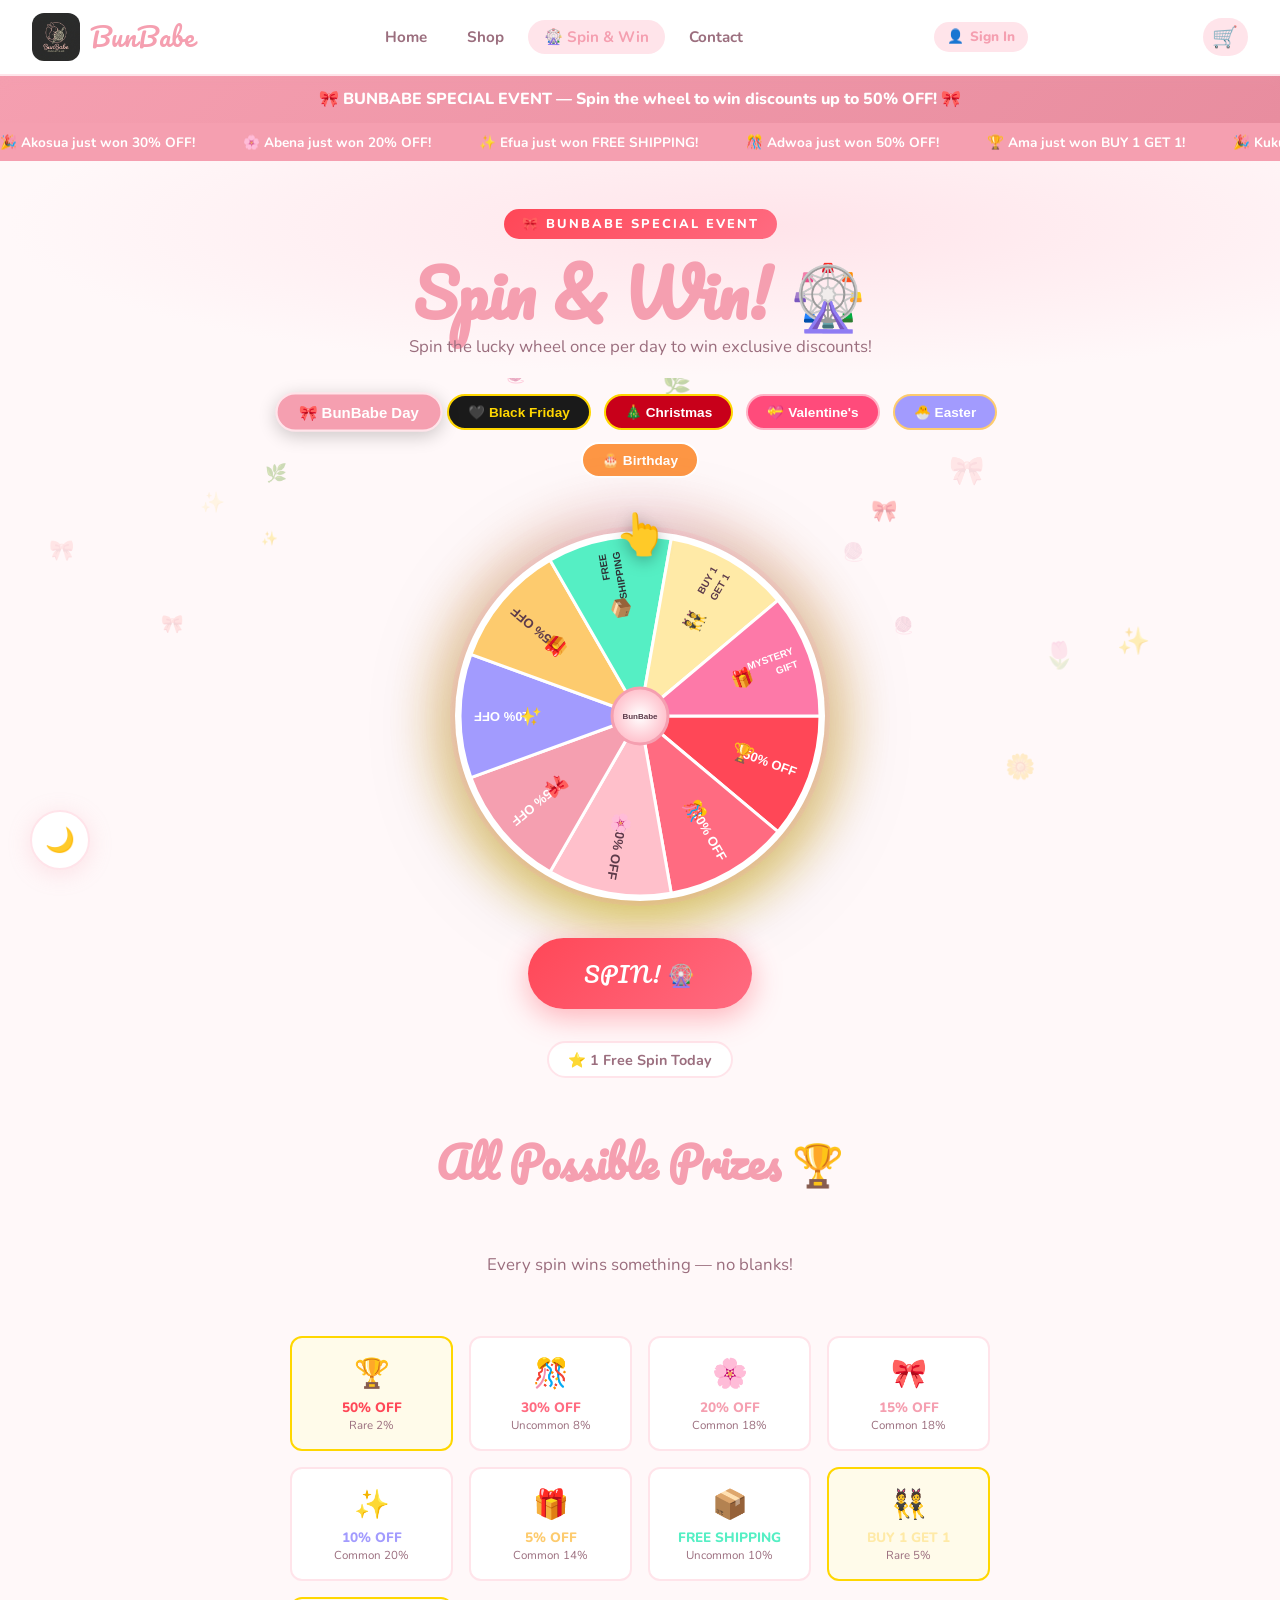
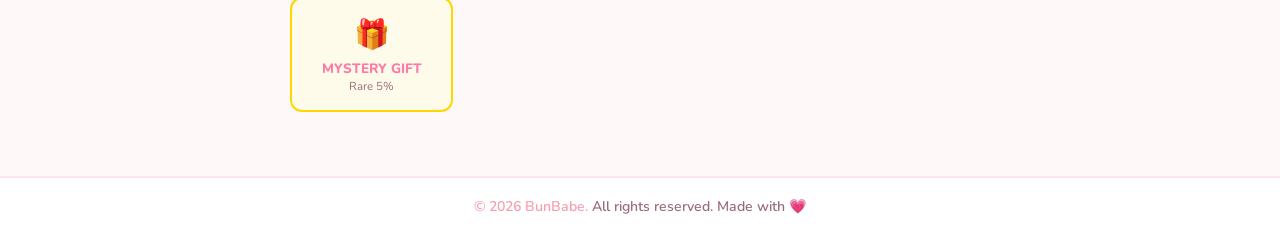
<file: spin.html>
<!DOCTYPE html>
<html lang="en">
<head>
    <meta charset="UTF-8" />
    <meta name="viewport" content="width=device-width, initial-scale=1.0" />
    <title>Spin & Win – BunBabe 🎡</title>
    <meta name="description" content="Spin the BunBabe wheel to win exclusive holiday discounts! Black Friday, Christmas, and more." />
    <link rel="icon" type="image/png" href="logo.png" />
    <link rel="manifest" href="manifest.json" />
    <link rel="stylesheet" href="style.css" />
    <style>
        body { overflow-x: hidden; }

        /* ── Page Hero ── */
        .spin-hero {
            text-align: center;
            padding: 3rem 1.5rem 1rem;
            background: radial-gradient(ellipse at 60% 30%, #ffe4ea 0%, var(--cream) 70%);
        }
        .spin-hero .event-badge {
            display: inline-block;
            background: linear-gradient(135deg, #ff4757, #ff6b81);
            color: white;
            font-size: 0.8rem;
            font-weight: 800;
            text-transform: uppercase;
            letter-spacing: 2px;
            padding: 6px 18px;
            border-radius: 50px;
            margin-bottom: 1rem;
            animation: pulse 2s infinite;
        }
        @keyframes pulse {
            0%, 100% { box-shadow: 0 0 0 0 rgba(255,71,87,0.4); }
            50% { box-shadow: 0 0 0 12px rgba(255,71,87,0); }
        }

        /* ── Events Bar ── */
        .events-bar {
            display: flex;
            justify-content: center;
            gap: 0.8rem;
            flex-wrap: wrap;
            padding: 1rem 1.5rem;
            max-width: 800px;
            margin: 0 auto;
        }
        .event-pill {
            padding: 0.5rem 1.2rem;
            border-radius: 50px;
            font-weight: 800;
            font-size: 0.85rem;
            cursor: pointer;
            border: 2px solid transparent;
            transition: all 0.2s;
        }
        .event-pill.black-friday  { background: #1a1a1a; color: #ffd700; border-color: #ffd700; }
        .event-pill.christmas     { background: #c8001a; color: #fff; border-color: #ffd700; }
        .event-pill.valentines    { background: #ff4b7b; color: #fff; border-color: #ffb3c6; }
        .event-pill.easter        { background: #a29bfe; color: #fff; border-color: #fdcb6e; }
        .event-pill.birthday      { background: #fd9644; color: #fff; border-color: #fff; }
        .event-pill.default-event { background: var(--pink-dark); color: #fff; border-color: var(--pink-light); }
        .event-pill.active { transform: scale(1.1); box-shadow: 0 4px 16px rgba(0,0,0,0.2); }

        /* ── Wheel Container ── */
        .wheel-section {
            display: flex;
            flex-direction: column;
            align-items: center;
            padding: 2rem 1.5rem 4rem;
            gap: 2rem;
        }

        .wheel-wrapper {
            position: relative;
            display: flex;
            align-items: center;
            justify-content: center;
        }

        /* Outer glow ring */
        .wheel-glow {
            position: absolute;
            width: 420px;
            height: 420px;
            border-radius: 50%;
            background: conic-gradient(var(--glow1, #ffc0cb), var(--glow2, #ffd700), var(--glow1, #ffc0cb));
            animation: glowSpin 8s linear infinite;
            filter: blur(20px);
            opacity: 0.5;
        }
        @keyframes glowSpin { to { transform: rotate(360deg); } }

        /* Wheel Canvas */
        #wheelCanvas {
            position: relative;
            z-index: 2;
            filter: drop-shadow(0 10px 40px rgba(0,0,0,0.25));
            border-radius: 50%;
            transition: filter 0.3s;
        }
        #wheelCanvas.spinning { filter: drop-shadow(0 15px 50px rgba(245,159,176,0.6)); }

        /* Pointer */
        .wheel-pointer {
            position: absolute;
            top: -18px;
            left: 50%;
            transform: translateX(-50%);
            z-index: 10;
            font-size: 2.5rem;
            filter: drop-shadow(0 4px 8px rgba(0,0,0,0.3));
            animation: pointerBounce 1.5s ease-in-out infinite;
        }
        @keyframes pointerBounce {
            0%, 100% { transform: translateX(-50%) translateY(0); }
            50% { transform: translateX(-50%) translateY(-6px); }
        }

        /* Spin Button */
        .spin-btn {
            background: linear-gradient(135deg, #ff4757, #ff6b81);
            color: white;
            border: none;
            padding: 1rem 3.5rem;
            border-radius: 50px;
            font-family: 'Pacifico', cursive;
            font-size: 1.4rem;
            cursor: pointer;
            box-shadow: 0 8px 30px rgba(255,71,87,0.4);
            transition: all 0.2s;
            letter-spacing: 0.5px;
            z-index: 2;
        }
        .spin-btn:hover { transform: scale(1.05); box-shadow: 0 12px 40px rgba(255,71,87,0.5); }
        .spin-btn:disabled { opacity: 0.5; cursor: not-allowed; transform: none; }

        /* Spins Left */
        .spins-left {
            font-size: 0.9rem;
            color: var(--text-light);
            font-weight: 700;
            background: var(--white);
            padding: 0.4rem 1.2rem;
            border-radius: 50px;
            border: 2px solid var(--pink-light);
        }

        /* ── Prize Panel ── */
        .prize-panel {
            display: none;
            text-align: center;
            background: var(--white);
            border: 3px solid var(--pink-light);
            border-radius: var(--radius);
            padding: 2.5rem;
            max-width: 450px;
            width: 90%;
            box-shadow: var(--shadow);
            animation: prizePop 0.5s cubic-bezier(0.34,1.56,0.64,1);
            position: relative;
            overflow: hidden;
        }
        @keyframes prizePop {
            from { transform: scale(0.5); opacity: 0; }
            to   { transform: scale(1);   opacity: 1; }
        }
        .prize-panel::before {
            content: '';
            position: absolute;
            inset: 0;
            background: linear-gradient(135deg, rgba(255,192,203,0.1), rgba(255,215,0,0.1));
            pointer-events: none;
        }
        .prize-emoji { font-size: 4rem; margin-bottom: 0.5rem; }
        .prize-title { font-family: 'Pacifico', cursive; font-size: 1.8rem; color: var(--pink-dark); margin-bottom: 0.5rem; }
        .prize-desc { color: var(--text-light); margin-bottom: 1.5rem; }
        .coupon-box {
            background: var(--cream);
            border: 2px dashed var(--pink-dark);
            border-radius: 12px;
            padding: 1rem 2rem;
            margin-bottom: 1.5rem;
            position: relative;
        }
        .coupon-label { font-size: 0.75rem; text-transform: uppercase; letter-spacing: 1.5px; color: var(--text-light); }
        .coupon-code {
            font-family: 'Pacifico', cursive;
            font-size: 2rem;
            color: var(--pink-dark);
            letter-spacing: 3px;
        }
        .coupon-expires { font-size: 0.78rem; color: var(--text-light); margin-top: 0.3rem; }
        .copy-btn {
            background: var(--pink-dark);
            color: white;
            border: none;
            padding: 0.4rem 1rem;
            border-radius: 8px;
            font-weight: 800;
            font-size: 0.8rem;
            cursor: pointer;
            margin-top: 0.5rem;
        }

        /* ── Prizes List ── */
        .prizes-list {
            display: grid;
            grid-template-columns: repeat(auto-fit, minmax(150px, 1fr));
            gap: 1rem;
            max-width: 700px;
            width: 100%;
        }
        .prize-item {
            background: var(--white);
            border: 2px solid var(--pink-light);
            border-radius: 12px;
            padding: 1rem;
            text-align: center;
            transition: transform 0.2s;
        }
        .prize-item:hover { transform: translateY(-3px); }
        .prize-item-emoji { font-size: 1.8rem; }
        .prize-item-name { font-weight: 800; font-size: 0.85rem; margin-top: 0.3rem; }
        .prize-item-odds { font-size: 0.72rem; color: var(--text-light); }
        .prize-item.grand { border-color: #ffd700; background: #fffbea; }
        .prize-item.grand .prize-item-name { color: #b8860b; }

        /* ── Confetti ── */
        .confetti-piece {
            position: fixed;
            width: 10px;
            height: 10px;
            border-radius: 2px;
            animation: confettiFall linear forwards;
            pointer-events: none;
            z-index: 9999;
        }
        @keyframes confettiFall {
            0%   { transform: translateY(-20px) rotate(0deg); opacity: 1; }
            100% { transform: translateY(100vh) rotate(720deg); opacity: 0; }
        }

        /* ── Past Wins Ticker ── */
        .ticker-wrap {
            background: var(--pink-dark);
            color: white;
            padding: 0.6rem 0;
            overflow: hidden;
            width: 100%;
        }
        .ticker {
            display: flex;
            gap: 3rem;
            animation: ticker 20s linear infinite;
            white-space: nowrap;
        }
        @keyframes ticker { from { transform: translateX(0); } to { transform: translateX(-50%); } }
        .ticker-item { font-size: 0.85rem; font-weight: 700; }

        /* ── Holiday Banner ── */
        .holiday-banner {
            text-align: center;
            padding: 0.8rem 1.5rem;
            font-weight: 800;
            font-size: 1rem;
            color: white;
            background: linear-gradient(135deg, #1a1a1a, #333);
            transition: background 0.5s;
        }
        .holiday-banner.christmas { background: linear-gradient(135deg, #c8001a, #2e7d32); }
        .holiday-banner.valentines { background: linear-gradient(135deg, #ff4b7b, #c0392b); }
        .holiday-banner.easter { background: linear-gradient(135deg, #a29bfe, #fdcb6e); }
        .holiday-banner.birthday { background: linear-gradient(135deg, #fd9644, #e84393); }
        .holiday-banner.default-event { background: linear-gradient(135deg, var(--pink-dark), #e88d9f); }
        #holidayBannerText { transition: opacity 0.3s; }
    </style>
</head>
<body>
    <nav>
        <a href="index.html" class="nav-logo">
            <img src="logo.png" alt="BunBabe Logo"> BunBabe
        </a>
        <ul class="nav-links">
            <li><a href="index.html">Home</a></li>
            <li><a href="shop.html">Shop</a></li>
            <li><a href="spin.html" class="active">🎡 Spin & Win</a></li>
            <li><a href="contact.html">Contact</a></li>
        </ul>
        <a class="nav-cart" onclick="toggleCart()">🛒 <span class="cart-badge">0</span></a>
    </nav>

    <!-- Holiday Banner -->
    <div class="holiday-banner default-event" id="holidayBanner">
        <span id="holidayBannerText">🎀 BUNBABE SPECIAL EVENT — Spin the wheel to win discounts up to 50% OFF! 🎀</span>
    </div>

    <!-- Ticker -->
    <div class="ticker-wrap">
        <div class="ticker" id="winTicker">
            <span class="ticker-item">🎉 Akosua just won 30% OFF!</span>
            <span class="ticker-item">🌸 Abena just won 20% OFF!</span>
            <span class="ticker-item">✨ Efua just won FREE SHIPPING!</span>
            <span class="ticker-item">🎊 Adwoa just won 50% OFF!</span>
            <span class="ticker-item">🏆 Ama just won BUY 1 GET 1!</span>
            <span class="ticker-item">🎉 Kukua just won 10% OFF!</span>
            <span class="ticker-item">🌸 Maame just won 15% OFF!</span>
            <span class="ticker-item">✨ Yaa just won 5% OFF!</span>
            <!-- Duplicated for seamless loop -->
            <span class="ticker-item">🎉 Akosua just won 30% OFF!</span>
            <span class="ticker-item">🌸 Abena just won 20% OFF!</span>
            <span class="ticker-item">✨ Efua just won FREE SHIPPING!</span>
            <span class="ticker-item">🎊 Adwoa just won 50% OFF!</span>
            <span class="ticker-item">🏆 Ama just won BUY 1 GET 1!</span>
            <span class="ticker-item">🎉 Kukua just won 10% OFF!</span>
            <span class="ticker-item">🌸 Maame just won 15% OFF!</span>
            <span class="ticker-item">✨ Yaa just won 5% OFF!</span>
        </div>
    </div>

    <main>
        <section class="spin-hero">
            <div class="event-badge" id="eventBadge">🎀 BunBabe Special Event</div>
            <h1>Spin & Win! 🎡</h1>
            <p>Spin the lucky wheel once per day to win exclusive discounts!</p>
        </section>

        <!-- Events Bar -->
        <div class="events-bar">
            <button class="event-pill default-event active" onclick="setEvent('default')">🎀 BunBabe Day</button>
            <button class="event-pill black-friday"  onclick="setEvent('black-friday')">🖤 Black Friday</button>
            <button class="event-pill christmas"     onclick="setEvent('christmas')">🎄 Christmas</button>
            <button class="event-pill valentines"    onclick="setEvent('valentines')">💝 Valentine's</button>
            <button class="event-pill easter"        onclick="setEvent('easter')">🐣 Easter</button>
            <button class="event-pill birthday"      onclick="setEvent('birthday')">🎂 Birthday</button>
        </div>

        <div class="wheel-section">
            <!-- Wheel -->
            <div class="wheel-wrapper">
                <div class="wheel-glow" id="wheelGlow"></div>
                <div class="wheel-pointer">👆</div>
                <canvas id="wheelCanvas" width="380" height="380"></canvas>
            </div>

            <!-- Spin Controls -->
            <button class="spin-btn" id="spinBtn" onclick="spinWheel()">SPIN! 🎡</button>
            <div class="spins-left" id="spinsLeftBadge">⭐ 1 Free Spin Today</div>

            <!-- Prize Panel (shown after spin) -->
            <div class="prize-panel" id="prizePanel">
                <div class="prize-emoji" id="prizeEmoji">🎉</div>
                <div class="prize-title" id="prizeTitle">You Won!</div>
                <div class="prize-desc" id="prizeDesc">Congratulations!</div>
                <div class="coupon-box">
                    <div class="coupon-label">Your Coupon Code</div>
                    <div class="coupon-code" id="couponCode">BUNBABE20</div>
                    <div class="coupon-expires" id="couponExpires">Expires in 24 hours</div>
                    <button class="copy-btn" onclick="copyCoupon()">📋 Copy Code</button>
                </div>
                <a href="shop.html" class="btn" style="display:block; text-align:center;">Shop Now 🛍️</a>
            </div>

            <!-- All Prizes List -->
            <h2 style="margin-top:1rem; text-align:center;">All Possible Prizes 🏆</h2>
            <p class="text-center" style="margin-bottom:1.5rem; color:var(--text-light);">Every spin wins something — no blanks!</p>
            <div class="prizes-list" id="prizesList"></div>
        </div>
    </main>

    <footer>
        <span>© 2026 BunBabe.</span> All rights reserved. Made with 💗
    </footer>

    <!-- Cart Drawer -->
    <div id="cartOverlay" class="cart-overlay" onclick="closeCart()"></div>
    <div id="cartDrawer" class="cart-drawer">
        <div class="cart-header">
            <h3>Your Cart 🛍️</h3>
            <span class="cart-close" onclick="closeCart()">×</span>
        </div>
        <div id="cartItems" class="cart-items"></div>
        <div class="cart-footer">
            <div class="cart-summary">
                <span>Total:</span><span id="cartTotal">GH₵ 0</span>
            </div>
            <button class="btn cart-checkout-btn" onclick="checkout()">Checkout via WhatsApp/Email</button>
        </div>
    </div>
    <div id="toast" style="display:none; position:fixed; bottom:20px; right:20px; background:var(--pink-dark); color:white; padding:15px 25px; border-radius:12px; font-weight:700; z-index:2000;"></div>

    <script>
    // ─── PRIZE DATA ──────────────────────────────────────────────
    const PRIZES = [
        { label: '50% OFF', emoji: '🏆', code: 'BBBIG50',   color: '#ff4757', textColor: '#fff', desc: 'Half price on your entire order! Biggest deal of the season.', odds: 'Rare 2%',  grand: true  },
        { label: '30% OFF', emoji: '🎊', code: 'BUNBABE30', color: '#ff6b81', textColor: '#fff', desc: '30% off storewide — stock up on your favourites!', odds: 'Uncommon 8%',  grand: false },
        { label: '20% OFF', emoji: '🌸', code: 'BUNBABE20', color: '#ffc0cb', textColor: '#5c3a4a', desc: '20% off your next order. Happy shopping!', odds: 'Common 18%', grand: false },
        { label: '15% OFF', emoji: '🎀', code: 'BUNBABE15', color: '#f59fb0', textColor: '#fff', desc: '15% off your entire cart. Treat yourself!', odds: 'Common 18%', grand: false },
        { label: '10% OFF', emoji: '✨', code: 'BUNBABE10', color: '#a29bfe', textColor: '#fff', desc: '10% off — every little bit counts!', odds: 'Common 20%', grand: false },
        { label: '5% OFF',  emoji: '🎁', code: 'BUNBABE5',  color: '#fdcb6e', textColor: '#5c3a4a', desc: 'A sweet little 5% off for you!', odds: 'Common 14%', grand: false },
        { label: 'FREE\nSHIPPING', emoji: '📦', code: 'BBFREESHIP', color: '#55efc4', textColor: '#2d3436', desc: 'Free delivery on your order!', odds: 'Uncommon 10%', grand: false },
        { label: 'BUY 1\nGET 1', emoji: '👯', code: 'BBBOGO',    color: '#ffeaa7', textColor: '#5c3a4a', desc: 'Buy any item and get a second one FREE!', odds: 'Rare 5%',  grand: true  },
        { label: 'MYSTERY\nGIFT',  emoji: '🎁', code: 'BBMYSTERY', color: '#fd79a8', textColor: '#fff', desc: 'A mystery BunBabe gift added to your order!', odds: 'Rare 5%', grand: true  },
    ];

    // ─── EVENT THEMES ─────────────────────────────────────────────
    const EVENTS = {
        'default':      { name: '🎀 BunBabe Day',   banner: '🎀 BUNBABE SPECIAL EVENT — Spin the wheel to win discounts up to 50% OFF! 🎀', badge: '🎀 BunBabe Day',    glow1: '#ffc0cb', glow2: '#ffd700', bannerClass: 'default-event' },
        'black-friday': { name: '🖤 Black Friday',   banner: '🖤 BLACK FRIDAY SALE — Spin to WIN up to 50% OFF! Limited spins available!', badge: '🖤 BLACK FRIDAY',  glow1: '#ffd700', glow2: '#333',    bannerClass: 'black-friday' },
        'christmas':    { name: '🎄 Christmas Sale', banner: '🎄 HO HO HO! Spin for your Christmas discount — up to 50% OFF! 🎅', badge: '🎄 CHRISTMAS',      glow1: '#ff0000', glow2: '#00aa44', bannerClass: 'christmas' },
        'valentines':   { name: '💝 Valentine\'s',   banner: '💝 SPREAD THE LOVE — Spin for a Valentine\'s surprise up to 50% OFF! 💕', badge: '💝 VALENTINE\'S',   glow1: '#ff4b7b', glow2: '#ffc0cb', bannerClass: 'valentines' },
        'easter':       { name: '🐣 Easter Sale',    banner: '🐣 EASTER SURPRISE — Hop over and spin the egg wheel for up to 50% OFF! 🌸', badge: '🐣 EASTER',          glow1: '#a29bfe', glow2: '#fdcb6e', bannerClass: 'easter' },
        'birthday':     { name: '🎂 Birthday Bash',  banner: '🎂 HAPPY BIRTHDAY FROM BUNBABE! Spin for a special birthday discount! 🎉', badge: '🎂 BIRTHDAY BASH',  glow1: '#fd9644', glow2: '#e84393', bannerClass: 'birthday' },
    };

    // ─── STATE ────────────────────────────────────────────────────
    let currentAngle = 0;
    let isSpinning   = false;
    let currentEvent = 'default';
    let hasSpunToday = false;
    let wonIndex     = -1;

    // Check if already spun today
    const lastSpin = localStorage.getItem('bunbabe_last_spin');
    if (lastSpin === new Date().toDateString()) {
        hasSpunToday = true;
    }

    // ─── CANVAS SETUP ─────────────────────────────────────────────
    const canvas  = document.getElementById('wheelCanvas');
    const ctx     = canvas.getContext('2d');
    const cx      = canvas.width  / 2;
    const cy      = canvas.height / 2;
    const radius  = cx - 10;
    const arc     = (2 * Math.PI) / PRIZES.length;

    function drawWheel(angle) {
        ctx.clearRect(0, 0, canvas.width, canvas.height);

        // Outer shadow ring
        ctx.save();
        ctx.shadowColor = 'rgba(245,159,176,0.5)';
        ctx.shadowBlur  = 30;
        ctx.beginPath();
        ctx.arc(cx, cy, radius + 5, 0, Math.PI * 2);
        ctx.fillStyle = '#fff';
        ctx.fill();
        ctx.restore();

        // Segments
        PRIZES.forEach((prize, i) => {
            const startAngle = angle + arc * i;
            const endAngle   = startAngle + arc;

            // Segment fill
            ctx.beginPath();
            ctx.moveTo(cx, cy);
            ctx.arc(cx, cy, radius, startAngle, endAngle);
            ctx.closePath();
            ctx.fillStyle = prize.color;
            ctx.fill();
            ctx.strokeStyle = '#fff';
            ctx.lineWidth   = 3;
            ctx.stroke();

            // Segment label
            ctx.save();
            ctx.translate(cx, cy);
            ctx.rotate(startAngle + arc / 2);
            ctx.textAlign = 'right';
            ctx.fillStyle = prize.textColor;
            ctx.font       = `bold ${prize.label.includes('\n') ? 10 : 13}px Nunito, sans-serif`;

            const lines = prize.label.split('\n');
            if (lines.length > 1) {
                ctx.fillText(lines[0], radius - 14, -6);
                ctx.fillText(lines[1], radius - 14,  8);
            } else {
                ctx.fillText(lines[0], radius - 14, 4);
            }

            // Emoji
            ctx.font = '18px serif';
            ctx.fillText(prize.emoji, radius - 60, 6);

            ctx.restore();
        });

        // Centre hub
        ctx.beginPath();
        ctx.arc(cx, cy, 28, 0, Math.PI * 2);
        const hubGrad = ctx.createRadialGradient(cx, cy, 0, cx, cy, 28);
        hubGrad.addColorStop(0, '#fff');
        hubGrad.addColorStop(1, '#ffc0cb');
        ctx.fillStyle = hubGrad;
        ctx.fill();
        ctx.strokeStyle = '#f59fb0';
        ctx.lineWidth   = 3;
        ctx.stroke();

        // BunBabe Logo text centre
        ctx.font      = 'bold 8px Nunito, sans-serif';
        ctx.fillStyle = '#5c3a4a';
        ctx.textAlign = 'center';
        ctx.fillText('BunBabe', cx, cy + 3);
    }

    // ─── SPIN LOGIC ───────────────────────────────────────────────
    function spinWheel() {
        if (isSpinning) return;
        if (hasSpunToday) {
            showToast('You already spun today! Come back tomorrow 💗');
            return;
        }

        isSpinning = true;
        document.getElementById('spinBtn').disabled = true;
        document.getElementById('prizePanel').style.display = 'none';
        canvas.classList.add('spinning');

        // Pick weighted random prize
        const rand = Math.random() * 100;
        const weights = [2, 8, 18, 18, 20, 14, 10, 5, 5];
        let sum = 0, chosen = 0;
        for (let i = 0; i < weights.length; i++) {
            sum += weights[i];
            if (rand < sum) { chosen = i; break; }
        }

        // Target angle: land chosen segment under top pointer
        const fullRotations = 5 + Math.floor(Math.random() * 4); // 5-8 spins
        const segmentMiddle = -(arc * chosen + arc / 2);
        const targetAngle   = currentAngle + fullRotations * 2 * Math.PI + segmentMiddle - currentAngle % (2 * Math.PI);

        const duration  = 5000 + Math.random() * 2000;
        const startTime = performance.now();
        const startAngle = currentAngle;

        function easeOut(t) { return 1 - Math.pow(1 - t, 4); }

        function animate(now) {
            const elapsed  = now - startTime;
            const progress = Math.min(elapsed / duration, 1);
            currentAngle   = startAngle + (targetAngle - startAngle) * easeOut(progress);
            drawWheel(currentAngle);
            if (progress < 1) {
                requestAnimationFrame(animate);
            } else {
                isSpinning = false;
                canvas.classList.remove('spinning');
                wonIndex = chosen;
                showPrize(chosen);
                spawnConfetti();
                localStorage.setItem('bunbabe_last_spin', new Date().toDateString());
                hasSpunToday = true;
                updateSpinButton();
            }
        }
        requestAnimationFrame(animate);
    }

    // ─── SHOW PRIZE ───────────────────────────────────────────────
    function showPrize(i) {
        const prize = PRIZES[i];
        document.getElementById('prizeEmoji').innerText = prize.emoji;
        document.getElementById('prizeTitle').innerText = `You Won ${prize.label.replace('\n', ' ')}!`;
        document.getElementById('prizeDesc').innerText  = prize.desc;
        document.getElementById('couponCode').innerText = prize.code;

        const expiry = new Date();
        expiry.setDate(expiry.getDate() + 1);
        document.getElementById('couponExpires').innerText = `Expires: ${expiry.toLocaleDateString()}`;

        const panel = document.getElementById('prizePanel');
        panel.style.display = 'block';
        panel.scrollIntoView({ behavior: 'smooth', block: 'center' });

        showToast(`🎉 Congrats! You won ${prize.label.replace('\n',' ')}!`);
    }

    // ─── COPY COUPON ─────────────────────────────────────────────
    function copyCoupon() {
        const code = document.getElementById('couponCode').innerText;
        navigator.clipboard.writeText(code).then(() => showToast('✅ Coupon code copied!'));
    }

    // ─── CONFETTI ────────────────────────────────────────────────
    function spawnConfetti() {
        const colors = ['#ffc0cb','#ffd700','#ff4757','#a29bfe','#55efc4','#fd79a8','#fdcb6e'];
        for (let i = 0; i < 120; i++) {
            setTimeout(() => {
                const el  = document.createElement('div');
                el.className = 'confetti-piece';
                el.style.left     = Math.random() * 100 + 'vw';
                el.style.top      = '-20px';
                el.style.background = colors[Math.floor(Math.random() * colors.length)];
                el.style.width    = (Math.random() * 10 + 6) + 'px';
                el.style.height   = (Math.random() * 10 + 6) + 'px';
                el.style.borderRadius = Math.random() > 0.5 ? '50%' : '2px';
                el.style.animationDuration = (Math.random() * 2 + 2) + 's';
                el.style.animationDelay = Math.random() * 0.5 + 's';
                document.body.appendChild(el);
                setTimeout(() => el.remove(), 4000);
            }, i * 20);
        }
    }

    // ─── SPIN BUTTON STATE ────────────────────────────────────────
    function updateSpinButton() {
        const btn   = document.getElementById('spinBtn');
        const badge = document.getElementById('spinsLeftBadge');
        if (hasSpunToday) {
            btn.disabled       = true;
            btn.innerText      = 'Come Back Tomorrow! 💗';
            badge.innerText    = '⏰ Next spin: Tomorrow';
        } else {
            btn.disabled       = false;
            btn.innerText      = 'SPIN! 🎡';
            badge.innerText    = '⭐ 1 Free Spin Today';
        }
    }

    // ─── EVENT THEME ─────────────────────────────────────────────
    function setEvent(key) {
        currentEvent = key;
        const ev = EVENTS[key];

        // Banner
        const banner = document.getElementById('holidayBanner');
        banner.className = 'holiday-banner ' + ev.bannerClass;
        document.getElementById('holidayBannerText').innerText = ev.banner;

        // Event Badge
        document.getElementById('eventBadge').innerText = ev.badge;

        // Glow colours (CSS vars via style)
        document.getElementById('wheelGlow').style.setProperty('--glow1', ev.glow1);
        document.getElementById('wheelGlow').style.setProperty('--glow2', ev.glow2);
        document.getElementById('wheelGlow').style.background =
            `conic-gradient(${ev.glow1}, ${ev.glow2}, ${ev.glow1})`;

        // Tab pills
        document.querySelectorAll('.event-pill').forEach(p => p.classList.remove('active'));
        event.currentTarget.classList.add('active');
    }

    // ─── BUILD PRIZES LIST ───────────────────────────────────────
    function buildPrizesList() {
        document.getElementById('prizesList').innerHTML = PRIZES.map(p => `
            <div class="prize-item ${p.grand ? 'grand' : ''}">
                <div class="prize-item-emoji">${p.emoji}</div>
                <div class="prize-item-name" style="color:${p.color === '#ffc0cb' ? 'var(--pink-dark)' : p.color}">${p.label.replace('\n',' ')}</div>
                <div class="prize-item-odds">${p.odds}</div>
            </div>
        `).join('');
    }

    // ─── TOAST ───────────────────────────────────────────────────
    function showToast(msg) {
        const t = document.getElementById('toast');
        t.innerText    = msg;
        t.style.display = 'block';
        setTimeout(() => { t.style.display = 'none'; }, 3500);
    }

    // ─── INIT ─────────────────────────────────────────────────────
    drawWheel(0);
    buildPrizesList();
    updateSpinButton();
    </script>

    <script src="cart.js"></script>
    <script src="features.js"></script>
    <script>
        if ('serviceWorker' in navigator) {
            window.addEventListener('load', () => navigator.serviceWorker.register('sw.js'));
        }
    </script>
</body>
</html>
</file>
<file: style.css>
@import url('https://fonts.googleapis.com/css2?family=Pacifico&family=Nunito:wght@400;600;700;800&display=swap');

/* ─── Reset & Base ─────────────────────────────────── */
*,
*::before,
*::after {
  box-sizing: border-box;
  margin: 0;
  padding: 0;
}

:root {
  --pink: #ffc0cb;
  --pink-dark: #f59fb0;
  --pink-light: #ffe4ea;
  --cream: #fff8f9;
  --cream-dark: #fce8ed;
  --text: #5c3a4a;
  --text-light: #9b6e7e;
  --white: #ffffff;
  --radius: 18px;
  --shadow: 0 4px 22px rgba(245, 159, 176, 0.25);
  --transition: all 0.3s cubic-bezier(0.4, 0, 0.2, 1);
}

/* ─── Twilight Mode (Dark Theme) ─────────────────── */
body.twilight-mode {
  --pink: #9b6e7e;
  --pink-dark: #f59fb0;
  --pink-light: #2d1b24;
  --cream: #1a0f14;
  --cream-dark: #24141c;
  --text: #ffffff;
  --text-light: #e0d0d6;
  --white: #2d1b24;
  --shadow: 0 8px 32px rgba(0, 0, 0, 0.4);
}

body.twilight-mode .card, 
body.twilight-mode nav, 
body.twilight-mode footer,
body.twilight-mode .product-card,
body.twilight-mode .feature-card,
body.twilight-mode .merch-ad-card,
body.twilight-mode .review-card {
    background: var(--white);
    border-color: #3d2a33;
}

body.twilight-mode .hero {
    background: radial-gradient(ellipse at 60% 40%, #2d1b24 0%, #1a0f14 70%);
}

body.twilight-mode .shop-hero,
body.twilight-mode .about-hero,
body.twilight-mode .care-hero {
    background: radial-gradient(ellipse at 70% 30%, #2d1b24 0%, #1a0f14 65%);
}

body.twilight-mode .filter-btn {
    background: #3d2a33;
    color: var(--text-light);
}

body.twilight-mode .twilight-toggle {
    background: #3d2a33;
    color: #ffcc00;
}

html {
  scroll-behavior: smooth;
}

body {
  font-family: 'Nunito', sans-serif;
  background-color: var(--cream);
  color: var(--text);
  min-height: 100vh;
  display: flex;
  flex-direction: column;
}

/* ─── Nav ───────────────────────────────────────────── */
nav {
  background: var(--white);
  border-bottom: 2px solid var(--pink-light);
  padding: 0.8rem 2rem;
  display: flex;
  align-items: center;
  justify-content: space-between;
  flex-wrap: wrap;
  gap: 0.5rem;
  position: sticky;
  top: 0;
  z-index: 100;
  box-shadow: 0 2px 12px rgba(245, 159, 176, 0.15);
}

.nav-logo {
  display: flex;
  align-items: center;
  gap: 0.6rem;
  font-family: 'Pacifico', cursive;
  font-size: 1.6rem;
  color: var(--pink-dark);
  text-decoration: none;
  letter-spacing: 0.5px;
}

.nav-logo img {
  height: 48px;
  width: auto;
  border-radius: 12px;
}


.nav-links {
  display: flex;
  gap: 0.5rem;
  list-style: none;
}

.nav-links a {
  text-decoration: none;
  color: var(--text-light);
  font-weight: 700;
  font-size: 0.95rem;
  padding: 0.45rem 1rem;
  border-radius: 50px;
  transition: background 0.25s, color 0.25s;
}

.nav-links a:hover,
.nav-links a.active {
  background: var(--pink-light);
  color: var(--pink-dark);
}

/* ─── Main ──────────────────────────────────────────── */
main {
  flex: 1;
}

.container {
  max-width: 900px;
  margin: 0 auto;
  padding: 2.5rem 1.5rem;
}

/* ─── Headings ──────────────────────────────────────── */
h1 {
  font-family: 'Pacifico', cursive;
  font-size: clamp(2.4rem, 6vw, 4rem);
  color: var(--pink-dark);
  line-height: 1.2;
}

h2 {
  font-family: 'Pacifico', cursive;
  font-size: clamp(1.7rem, 4vw, 2.6rem);
  color: var(--pink-dark);
  margin-bottom: 1.2rem;
}

h3 {
  font-family: 'Nunito', sans-serif;
  font-size: 1.2rem;
  font-weight: 800;
  color: var(--text);
}

p {
  line-height: 1.75;
  color: var(--text-light);
  font-size: 1.05rem;
}

/* ─── Button ────────────────────────────────────────── */
.btn {
  display: inline-block;
  background: linear-gradient(135deg, var(--pink), var(--pink-dark));
  color: var(--white);
  font-family: 'Nunito', sans-serif;
  font-weight: 800;
  font-size: 1rem;
  padding: 0.75rem 2rem;
  border: none;
  border-radius: 50px;
  cursor: pointer;
  text-decoration: none;
  transition: transform 0.2s, box-shadow 0.2s;
  box-shadow: 0 4px 14px rgba(245, 159, 176, 0.45);
  letter-spacing: 0.3px;
}

.btn:hover {
  transform: translateY(-2px) scale(1.03);
  box-shadow: 0 8px 24px rgba(245, 159, 176, 0.55);
}

.btn:active {
  transform: translateY(0);
}

/* ─── Card ──────────────────────────────────────────── */
.card {
  background: var(--white);
  border-radius: var(--radius);
  border: 2px solid var(--pink-light);
  padding: 2rem;
  box-shadow: var(--shadow);
}

/* ─── Footer ────────────────────────────────────────── */
footer {
  background: var(--white);
  border-top: 2px solid var(--pink-light);
  text-align: center;
  padding: 1.2rem;
  font-size: 0.88rem;
  color: var(--text-light);
  font-weight: 600;
}

footer span {
  color: var(--pink-dark);
}

/* ─── Utilities ─────────────────────────────────────── */
.text-center {
  text-align: center;
}

.mt-1 {
  margin-top: 0.5rem;
}

.mt-2 {
  margin-top: 1rem;
}

.mt-3 {
  margin-top: 1.5rem;
}

.mt-4 {
  margin-top: 2rem;
}

/* ─── Yarnball decoration dots ──────────────────────── */
.dots-row {
  display: flex;
  justify-content: center;
  gap: 0.5rem;
  margin: 1.5rem 0;
}

.dot {
  width: 10px;
  height: 10px;
  border-radius: 50%;
  background: var(--pink-light);
}

.dot:nth-child(2) {
  background: var(--pink);
}

.dot:nth-child(3) {
  background: var(--pink-dark);
}

/* ─── Ribbons & Badges ────────────────────────────── */
.ribbon {
  position: absolute;
  top: 15px;
  right: -35px;
  background: linear-gradient(135deg, var(--pink-dark), #e88d9f);
  color: white;
  padding: 5px 40px;
  font-size: 0.7rem;
  font-weight: 800;
  transform: rotate(45deg);
  box-shadow: 0 4px 10px rgba(245, 159, 176, 0.4);
  z-index: 10;
  text-transform: uppercase;
  letter-spacing: 1.5px;
  border: 1px solid rgba(255, 255, 255, 0.2);
}

.stock-tag {
  font-size: 0.75rem;
  font-weight: 700;
  padding: 2px 8px;
  border-radius: 4px;
  margin-top: 5px;
  display: inline-block;
}

.stock-in {
  background: #e6f7ed;
  color: #2e7d32;
}

.stock-low {
  background: #fff4e5;
  color: #ed6c02;
}

.stock-out {
  background: #ffebee;
  color: #d32f2f;
}

/* ─── Search & Filters ────────────────────────────── */
.filter-bar {
  display: flex;
  flex-wrap: wrap;
  gap: 1rem;
  margin-bottom: 2rem;
  align-items: center;
  justify-content: center;
}

.search-input {
  padding: 0.6rem 1.2rem;
  border: 2px solid var(--pink-light);
  border-radius: 50px;
  font-family: inherit;
  width: 100%;
  max-width: 300px;
  outline: none;
}

.search-input:focus {
  border-color: var(--pink-dark);
}

.filter-btn {
  background: var(--white);
  border: 2px solid var(--pink-light);
  padding: 0.4rem 1.2rem;
  border-radius: 50px;
  cursor: pointer;
  font-weight: 700;
  color: var(--text-light);
  transition: all 0.2s;
}

.filter-btn.active,
.filter-btn:hover {
  background: var(--pink-light);
  color: var(--pink-dark);
  border-color: var(--pink-dark);
}

/* ─── Modals ─────────────────────────────────────── */
.modal-overlay {
  position: fixed;
  top: 0;
  left: 0;
  right: 0;
  bottom: 0;
  background: rgba(92, 58, 74, 0.4);
  backdrop-filter: blur(4px);
  display: none;
  align-items: center;
  justify-content: center;
  z-index: 1000;
}

.modal-content {
  background: var(--white);
  padding: 2.5rem;
  border-radius: var(--radius);
  max-width: 600px;
  width: 90%;
  position: relative;
  box-shadow: 0 10px 40px rgba(0, 0, 0, 0.1);
}

.modal-close {
  position: absolute;
  top: 15px;
  right: 15px;
  font-size: 1.5rem;
  cursor: pointer;
  color: var(--text-light);
}

/* ─── Accordions (FAQ) ───────────────────────────── */
.faq-item {
  border: 2px solid var(--pink-light);
  border-radius: 12px;
  margin-bottom: 1rem;
  overflow: hidden;
}

.faq-question {
  padding: 1rem 1.5rem;
  background: var(--white);
  cursor: pointer;
  font-weight: 700;
  display: flex;
  justify-content: space-between;
  align-items: center;
}

.faq-answer {
  padding: 0 1.5rem;
  max-height: 0;
  overflow: hidden;
  transition: max-height 0.3s ease, padding 0.3s ease;
  background: var(--white);
  color: var(--text-light);
}

.faq-item.active .faq-answer {
  padding: 1rem 1.5rem;
  max-height: 200px;
}

/* ─── Reviews ────────────────────────────────────── */
.reviews-grid {
  display: grid;
  grid-template-columns: repeat(auto-fit, minmax(250px, 1fr));
  gap: 1.5rem;
  margin-top: 2rem;
}

.review-card {
  background: var(--white);
  padding: 1.5rem;
  border-radius: var(--radius);
  border: 2px solid var(--pink-light);
  position: relative;
}

.review-stars {
  color: #ffb400;
  font-size: 0.9rem;
  margin-bottom: 0.5rem;
}

.review-text {
  font-style: italic;
  font-size: 0.95rem;
}

.review-author {
  font-weight: 800;
  margin-top: 1rem;
  color: var(--pink-dark);
  display: block;
}

/* ─── Cart Styles ────────────────────────────────── */
.nav-cart {
  position: relative;
  cursor: pointer;
  font-size: 1.3rem;
  padding: 0.3rem 0.6rem;
  border-radius: 50px;
  background: var(--pink-light);
  color: var(--pink-dark);
  text-decoration: none;
  font-weight: 700;
  display: flex;
  align-items: center;
  gap: 0.3rem;
  transition: all 0.2s;
}

.nav-cart:hover {
  background: var(--pink-dark);
  color: var(--white);
}

.cart-badge {
  background: var(--pink-dark);
  color: var(--white);
  font-size: 0.75rem;
  padding: 2px 6px;
  border-radius: 20px;
  font-weight: 800;
  display: none;
}

.nav-cart:hover .cart-badge {
  background: var(--white);
  color: var(--pink-dark);
}

/* Sliding Cart Drawer */
.cart-overlay {
  position: fixed;
  top: 0;
  left: 0;
  right: 0;
  bottom: 0;
  background: rgba(92, 58, 74, 0.4);
  backdrop-filter: blur(2px);
  z-index: 999;
  display: none;
}

.cart-drawer {
  position: fixed;
  top: 0;
  right: -400px;
  width: 100%;
  max-width: 360px;
  height: 100vh;
  background: var(--white);
  z-index: 1000;
  box-shadow: -5px 0 20px rgba(245, 159, 176, 0.2);
  transition: right 0.3s ease-in-out;
  display: flex;
  flex-direction: column;
}

.cart-drawer.open {
  right: 0;
}

.cart-header {
  padding: 1.5rem;
  border-bottom: 2px solid var(--pink-light);
  display: flex;
  justify-content: space-between;
  align-items: center;
  background: var(--cream);
}

.cart-close {
  cursor: pointer;
  font-size: 1.5rem;
  color: var(--text-light);
  font-weight: 700;
  transition: color 0.2s;
}

.cart-close:hover {
  color: var(--pink-dark);
}

.cart-items {
  flex: 1;
  overflow-y: auto;
  padding: 1.5rem;
  display: flex;
  flex-direction: column;
  gap: 1rem;
}

.cart-item {
  display: flex;
  gap: 1rem;
  padding-bottom: 1rem;
  border-bottom: 1px dashed var(--pink-light);
}

.cart-item-emoji {
  font-size: 2rem;
  width: 60px;
  height: 60px;
  background: var(--pink-light);
  border-radius: 12px;
  display: flex;
  align-items: center;
  justify-content: center;
}

.cart-item-info {
  flex: 1;
}

.cart-item-info h4 {
  font-size: 1rem;
  margin-bottom: 0.2rem;
}

.cart-item-price {
  font-family: 'Pacifico', cursive;
  color: var(--pink-dark);
  margin-bottom: 0.5rem;
}

.cart-item-controls {
  display: flex;
  align-items: center;
  gap: 0.5rem;
}

.cart-item-controls button {
  background: var(--cream);
  border: 1px solid var(--pink-light);
  width: 24px;
  height: 24px;
  border-radius: 4px;
  cursor: pointer;
  font-weight: 700;
  color: var(--text);
}

.cart-item-controls button.remove-btn {
  background: #ffebee;
  border-color: #ffcdd2;
  margin-left: auto;
}

.cart-footer {
  padding: 1.5rem;
  border-top: 2px solid var(--pink-light);
  background: var(--cream);
}

.cart-summary {
  display: flex;
  justify-content: space-between;
  font-weight: 800;
  font-size: 1.2rem;
  margin-bottom: 1rem;
  color: var(--text);
}

.cart-checkout-btn {
  width: 100%;
  text-align: center;
}

/* ─── Merch Ads Section ────────────────────────── */
.merch-ads {
    padding: 5rem 1.5rem;
    background: var(--white);
    position: relative;
    overflow: hidden;
}

.merch-grid {
    display: grid;
    grid-template-columns: repeat(auto-fit, minmax(300px, 1fr));
    gap: 2.5rem;
    max-width: 1100px;
    margin: 3rem auto 0;
}

.merch-ad-card {
    background: var(--cream);
    border-radius: var(--radius);
    overflow: hidden;
    box-shadow: var(--shadow);
    transition: transform 0.3s ease;
    display: flex;
    flex-direction: column;
}

.merch-ad-card:hover {
    transform: translateY(-10px);
}

.merch-ad-image {
    width: 100%;
    aspect-ratio: 1;
    object-fit: cover;
    background: var(--pink-light);
}

.merch-ad-info {
    padding: 2rem;
    text-align: center;
}

.merch-ad-info h3 {
    font-size: 1.4rem;
    margin-bottom: 0.8rem;
    color: var(--pink-dark);
}

.merch-ad-tag {
    display: inline-block;
    background: var(--pink-dark);
    color: white;
    padding: 4px 12px;
    border-radius: 50px;
    font-size: 0.75rem;
    font-weight: 800;
    margin-bottom: 1rem;
    text-transform: uppercase;
}

/* ─── Misc ─────────────────────────────────────── */
.badge-merch {
    background: #e3f2fd;
    color: #1976d2;
    border: 1px solid #bbdefb;
}

/* ─── Twilight Mode Toggle ───────────────────────── */
.twilight-toggle {
    position: fixed;
    bottom: 30px;
    left: 30px;
    width: 60px;
    height: 60px;
    background: var(--white);
    border: 2px solid var(--pink-light);
    border-radius: 50%;
    display: flex;
    align-items: center;
    justify-content: center;
    font-size: 1.5rem;
    cursor: pointer;
    box-shadow: var(--shadow);
    z-index: 2000;
    transition: var(--transition);
}

.twilight-toggle:hover {
    transform: scale(1.1) rotate(10deg);
}

/* ─── Maker's Diary ────────────────────────────── */
.diary-section {
    padding: 5rem 1.5rem;
}

.diary-entry {
    max-width: 800px;
    margin: 0 auto 4rem;
    display: grid;
    grid-template-columns: 1fr 1fr;
    gap: 2rem;
    align-items: center;
}

.diary-entry:nth-child(even) {
    direction: rtl;
}

.diary-entry:nth-child(even) .diary-text {
    direction: ltr;
}

.diary-image {
    width: 100%;
    border-radius: var(--radius);
    box-shadow: var(--shadow);
    background: var(--pink-light);
    aspect-ratio: 4/5;
    object-fit: cover;
}

.diary-text h3 {
    font-size: 1.6rem;
    margin-bottom: 1rem;
    color: var(--pink-dark);
}

/* ─── Bouquet Builder ──────────────────────────── */
.builder-container {
    background: var(--white);
    padding: 3rem;
    border-radius: var(--radius);
    box-shadow: var(--shadow);
    margin-top: 2rem;
    display: grid;
    grid-template-columns: 2fr 1fr;
    gap: 2rem;
}

.builder-canvas {
    height: 400px;
    background: var(--cream);
    border: 2px dashed var(--pink-light);
    border-radius: 12px;
    position: relative;
    overflow: hidden;
}

.flower-options {
    display: flex;
    flex-wrap: wrap;
    gap: 1rem;
    margin-top: 2rem;
}

.flower-choice {
    font-size: 2rem;
    cursor: pointer;
    background: var(--cream);
    padding: 1rem;
    border-radius: 12px;
    border: 2px solid transparent;
    transition: all 0.2s;
}

.flower-choice:hover {
    border-color: var(--pink-dark);
    transform: scale(1.1);
}

/* ─── Floating Decorations ─────────────────────── */
.floating-decoration {
    position: absolute;
    pointer-events: none;
    animation: bobbing ease-in-out infinite alternate;
    user-select: none;
    z-index: -1;
}

@keyframes floatDown {
    0% {
        transform: translateY(0) rotate(0deg);
        opacity: 0;
    }
    10% {
        opacity: 1;
    }
    90% {
        opacity: 1;
    }
    100% {
        transform: translateY(110vh) rotate(360deg);
        opacity: 0;
    }
}
</file>
